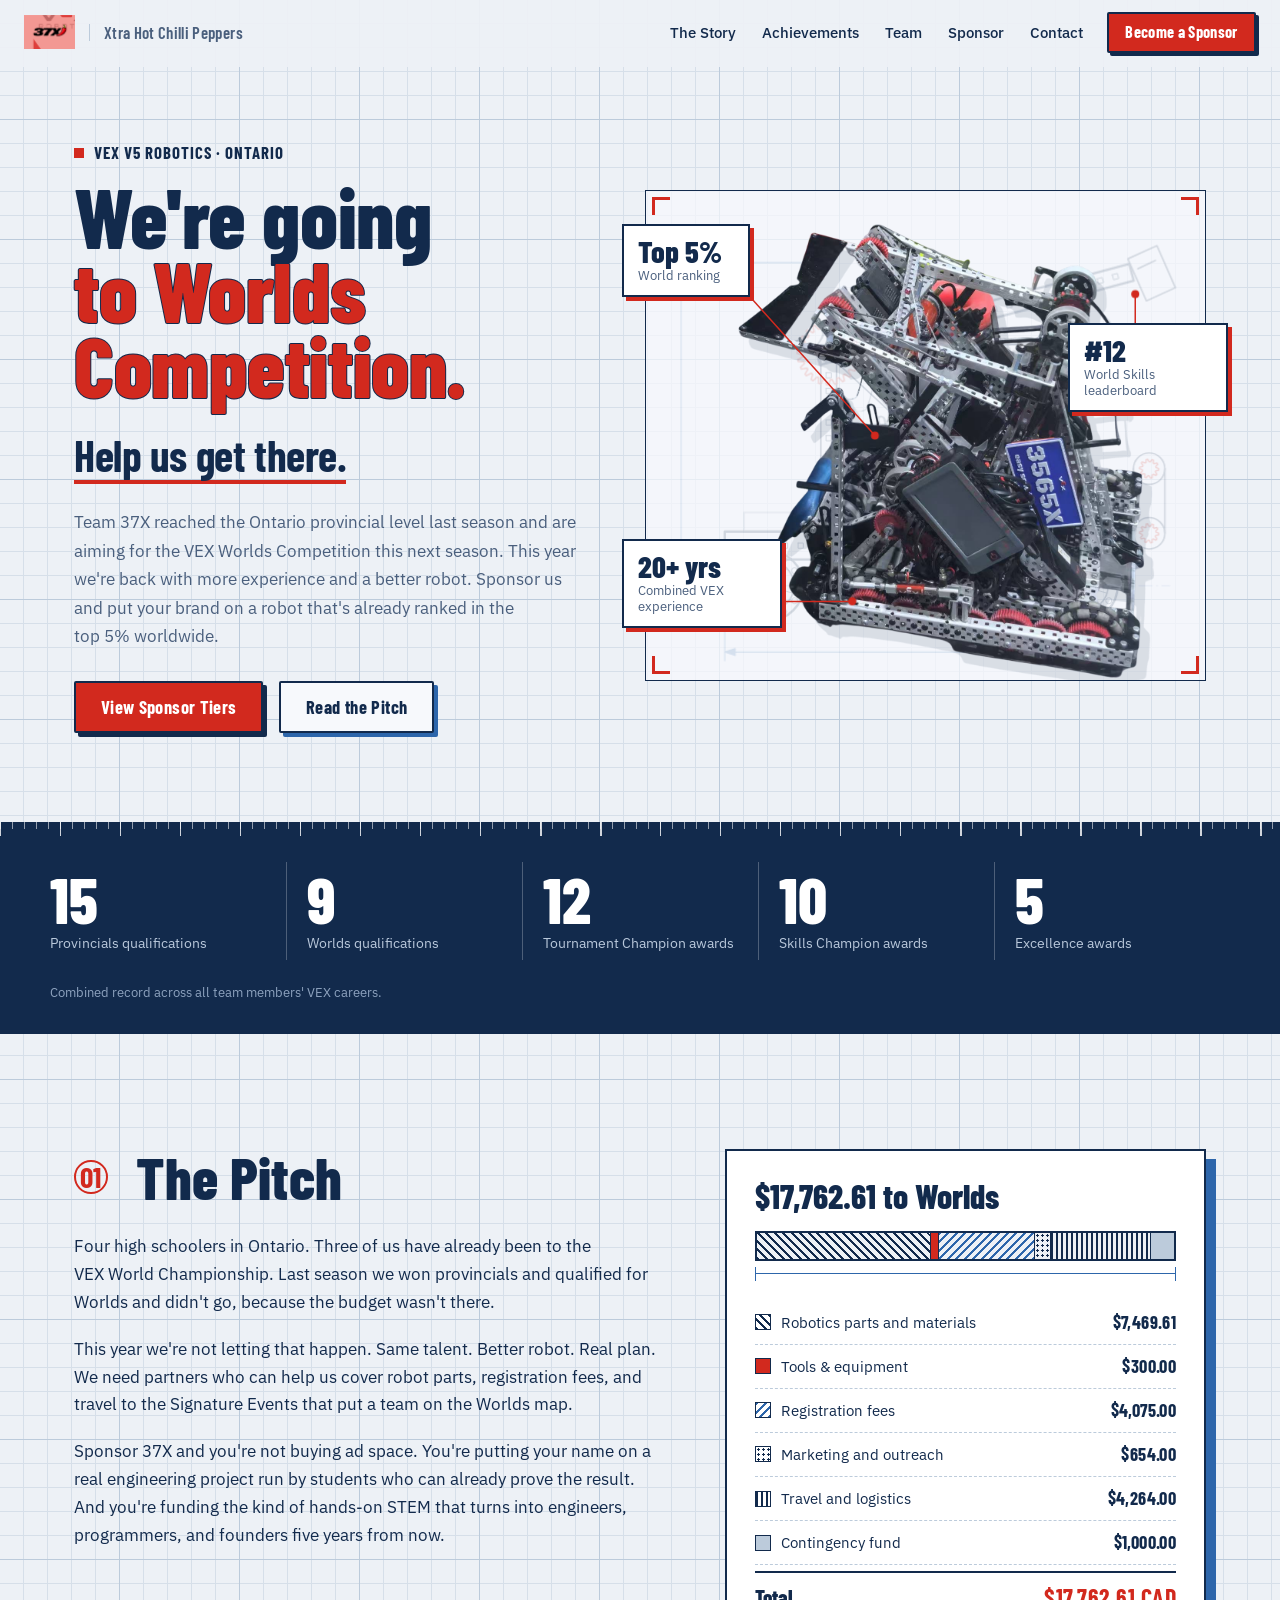
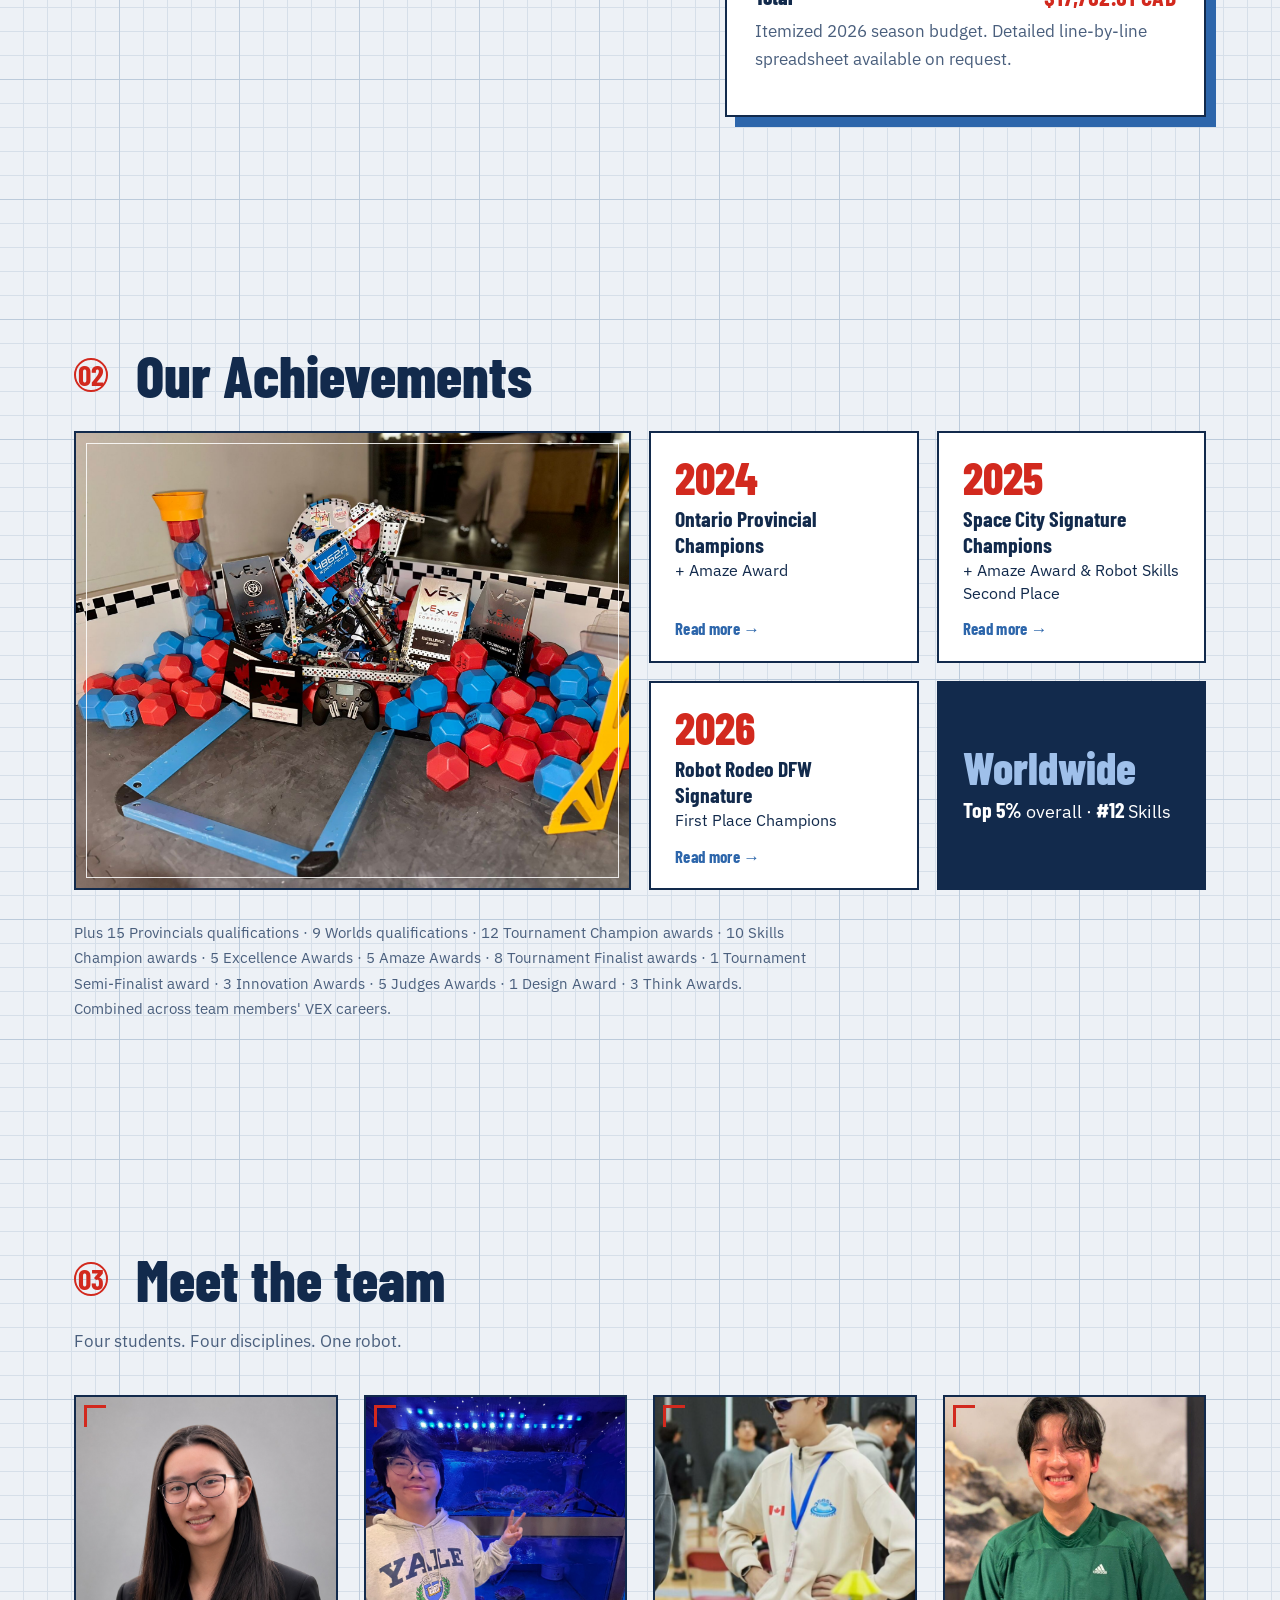
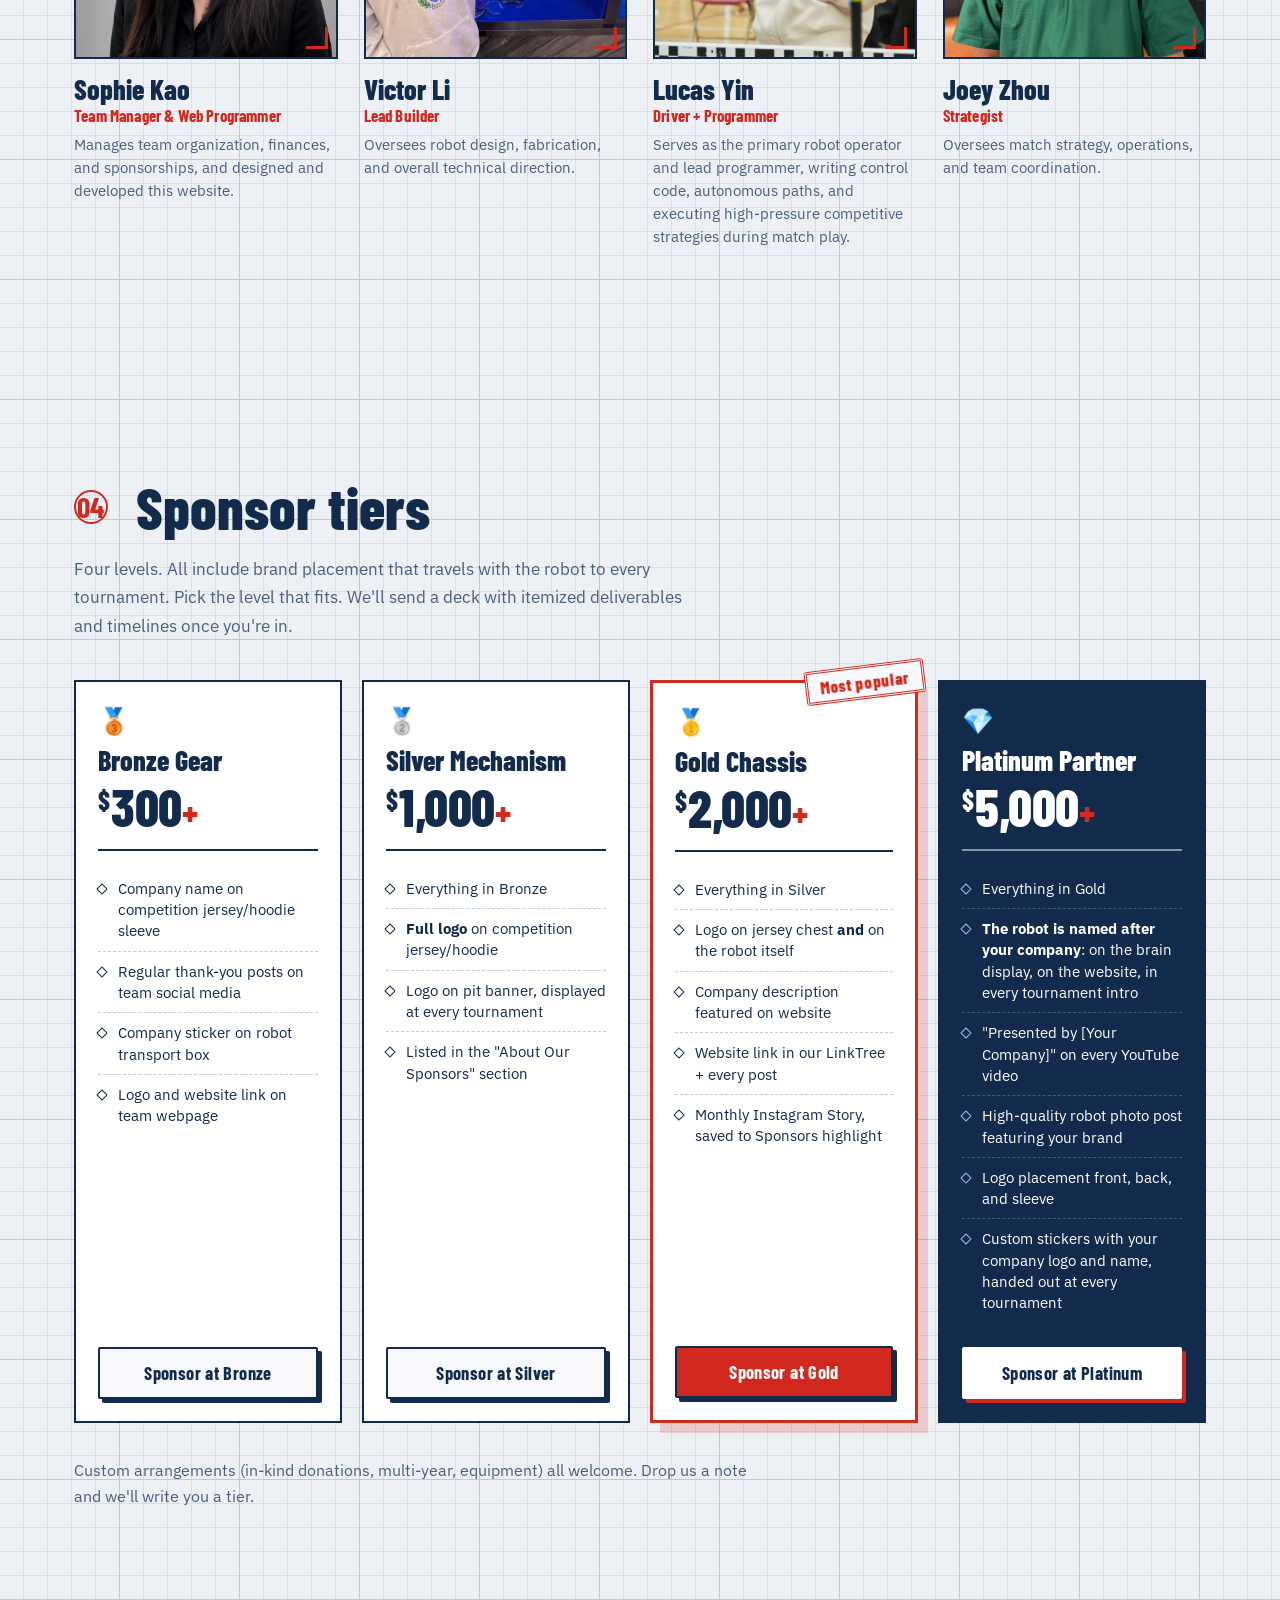
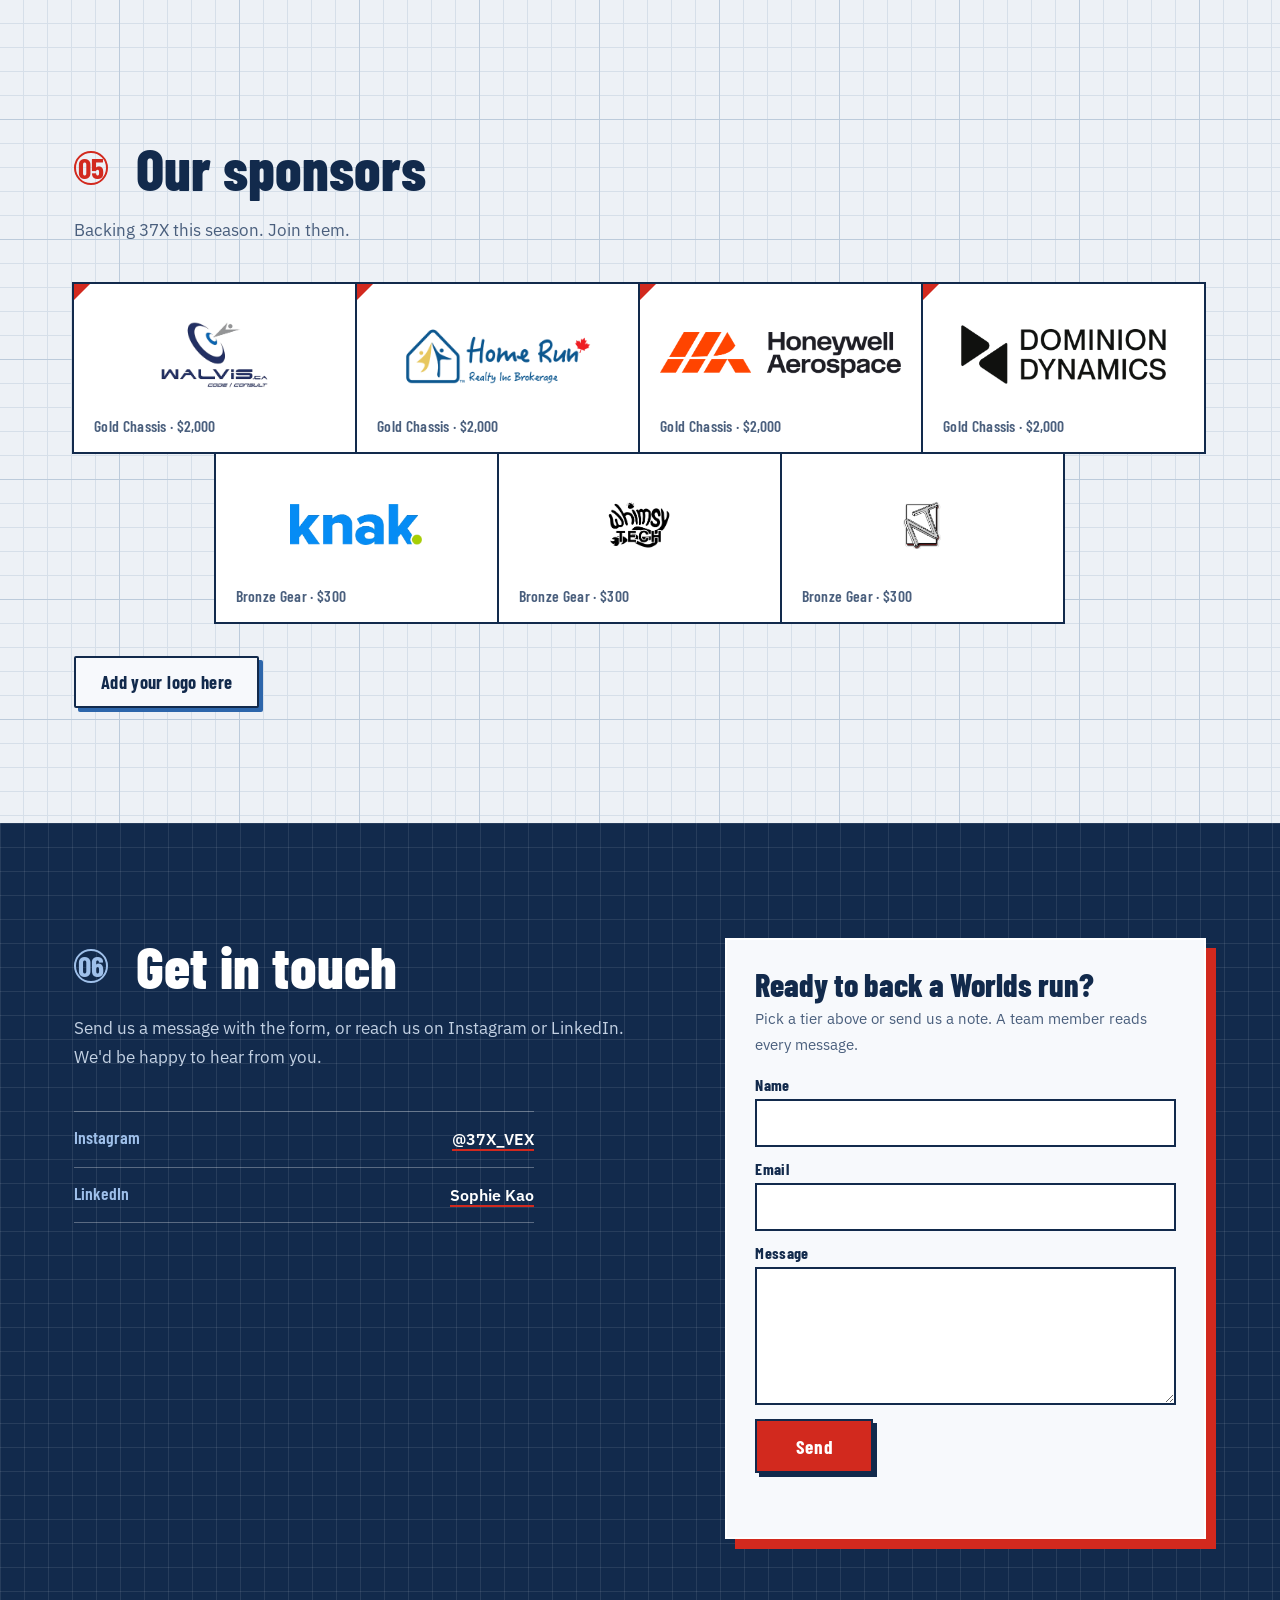
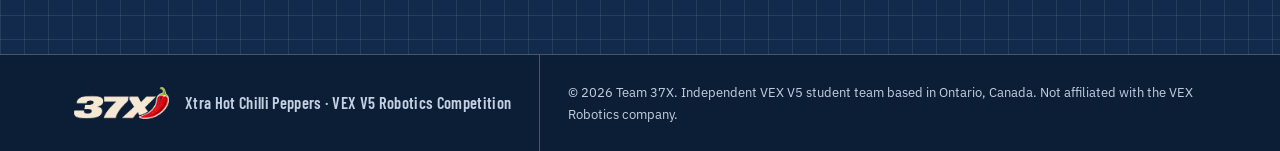
<file: index.html>
<!doctype html>
<html lang="en">
<head>
  <meta charset="utf-8" />
  <meta name="viewport" content="width=device-width, initial-scale=1" />
  <title>Team 37X · Xtra Hot Chilli Peppers · VEX V5 Robotics</title>
  <meta name="description" content="Team 37X Xtra Hot Chilli Peppers · VEX V5 Robotics Competition team competing for the World Championship. Sponsorship opportunities for businesses who back the next generation of engineers." />
  <meta name="theme-color" content="#edf1f6" />
  <script>document.documentElement.classList.add('js');</script>

  <link rel="preconnect" href="https://fonts.googleapis.com" />
  <link rel="preconnect" href="https://fonts.gstatic.com" crossorigin />
  <link href="https://fonts.googleapis.com/css2?family=Barlow+Condensed:wght@500;600;700;800&family=IBM+Plex+Sans:wght@400;500;600;700&display=swap" rel="stylesheet" />

  <link rel="icon" type="image/png" href="assets/img/logo-37x.png" />
  <link rel="stylesheet" href="css/styles.css?v=10" />

  <!-- ── GoatCounter Web Analytics ────────────────────────────────────────
       Privacy-friendly, cookie-less pageview tracking that works on
       github.io subdomains directly. To enable:
       1. Sign up at https://www.goatcounter.com and pick a site code
          (e.g. "vex37" → dashboard at vex37.goatcounter.com).
       2. Paste the site code between the quotes below.
       Until a site code is set, no beacon fires (safe to ship empty). ── -->
  <script>window.__GC_SITE_CODE__ = "37x";</script>
  <script>
    (function () {
      var c = window.__GC_SITE_CODE__;
      if (!c) return;
      var s = document.createElement('script');
      s.async = true;
      s.src = '//gc.zgo.at/count.js';
      s.setAttribute('data-goatcounter', 'https://' + c + '.goatcounter.com/count');
      document.head.appendChild(s);
    })();
  </script>
<!-- Cloudflare Web Analytics: cookie-free aggregate page counts, the same beacon as walvis.ca (Darren 2026-11-10 msg 4450) -->
<script defer src="https://static.cloudflareinsights.com/beacon.min.js" data-cf-beacon='{"token": "fc182db88cd541a8ab1b4cfa9f5d6985"}'></script>
</head>
<body>

<!-- ── NAV ───────────────────────────────────────────────────────────────── -->
<header class="nav" id="nav">
  <a class="nav__brand" href="#top" aria-label="Team 37X Xtra Hot Chilli Peppers, home">
    <img src="assets/img/logo-37x.png" alt="Team 37X · Xtra Hot Chilli Peppers" class="nav__logo" />
    <span class="nav__sub">Xtra Hot Chilli Peppers</span>
  </a>
  <nav class="nav__links" aria-label="Primary">
    <a href="#story">The Story</a>
    <a href="#achievements">Achievements</a>
    <a href="#team">Team</a>
    <a href="#tiers">Sponsor</a>
    <a href="#contact">Contact</a>
  </nav>
  <a href="#tiers" class="btn btn--primary nav__cta">Become a Sponsor</a>
</header>

<!-- ── HERO ──────────────────────────────────────────────────────────────── -->
<section class="hero" id="top">
  <div class="hero__bg" aria-hidden="true"></div>
  <div class="hero__inner">
    <div class="hero__copy">
      <p class="kicker"><span class="dot"></span>VEX V5 ROBOTICS · ONTARIO</p>
      <h1>
        We're going<br />
        <span class="hero__hot">to&nbsp;Worlds Competition.</span><br />
        <span class="hero__sub">Help us get there.</span>
      </h1>
      <p class="lede">
        Team 37X reached the Ontario provincial level last season and are aiming for the VEX Worlds Competition this next season. This year we're back with more experience and a better robot. Sponsor us and put your brand on a robot that's already ranked in the top&nbsp;5%&nbsp;worldwide.
      </p>
      <div class="hero__ctas">
        <a href="#tiers" class="btn btn--primary">View Sponsor Tiers</a>
        <a href="#story" class="btn btn--ghost">Read the Pitch</a>
      </div>
    </div>
    <div class="hero__art">
      <div class="vp" id="vp">
        <span class="vp__corner vp__corner--tl" aria-hidden="true"></span><span class="vp__corner vp__corner--tr" aria-hidden="true"></span><span class="vp__corner vp__corner--bl" aria-hidden="true"></span><span class="vp__corner vp__corner--br" aria-hidden="true"></span>
        <div class="vp__lines">
        <svg class="cad" viewBox="0 0 640 560" aria-hidden="true" focusable="false">
        <g class="cad__robot">
        <g class="part part--rail-back" style="--dx:0px;--dy:-30px;--d:0.15s"><rect class="ln ln--soft" pathLength="1" x="112" y="368" width="436" height="22"/></g>
        <g class="part part--chassis" style="--dx:0px;--dy:26px;--d:0.2s"><rect class="ln ln--bold" pathLength="1" x="90" y="390" width="460" height="32"/><path class="ln ln--fine" pathLength="1" d="M102 403h6v6h-6zM120 403h6v6h-6zM138 403h6v6h-6zM156 403h6v6h-6zM174 403h6v6h-6zM192 403h6v6h-6zM210 403h6v6h-6zM228 403h6v6h-6zM246 403h6v6h-6zM264 403h6v6h-6zM282 403h6v6h-6zM300 403h6v6h-6zM318 403h6v6h-6zM336 403h6v6h-6zM354 403h6v6h-6zM372 403h6v6h-6zM390 403h6v6h-6zM408 403h6v6h-6zM426 403h6v6h-6zM444 403h6v6h-6zM462 403h6v6h-6zM480 403h6v6h-6zM498 403h6v6h-6zM516 403h6v6h-6zM534 403h6v6h-6z"/></g>
        <g class="part part--towers" style="--dx:0px;--dy:-44px;--d:0.35s"><rect class="ln" pathLength="1" x="200" y="176" width="18" height="214"/><path class="ln ln--fine" pathLength="1" d="M206 190h6v6h-6zM206 208h6v6h-6zM206 226h6v6h-6zM206 244h6v6h-6zM206 262h6v6h-6zM206 280h6v6h-6zM206 298h6v6h-6zM206 316h6v6h-6zM206 334h6v6h-6zM206 352h6v6h-6zM206 370h6v6h-6z"/><rect class="ln" pathLength="1" x="408" y="176" width="18" height="214"/><path class="ln ln--fine" pathLength="1" d="M414 190h6v6h-6zM414 208h6v6h-6zM414 226h6v6h-6zM414 244h6v6h-6zM414 262h6v6h-6zM414 280h6v6h-6zM414 298h6v6h-6zM414 316h6v6h-6zM414 334h6v6h-6zM414 352h6v6h-6zM414 370h6v6h-6z"/><path class="ln" pathLength="1" d="M218 196L408 372M218 372L408 196"/></g>
        <g class="part part--wheel w0" style="--dx:-34px;--dy:74px;--d:0.45s"><circle class="ln ln--bold" pathLength="1" cx="140" cy="452" r="40"/><circle class="ln" pathLength="1" cx="140" cy="452" r="29"/><circle class="ln" pathLength="1" cx="140" cy="452" r="8"/><path class="ln ln--fine" pathLength="1" d="M147.6 454.4L167.7 460.6M141.8 459.8L146.4 480.3M134.1 457.4L118.7 471.7M132.4 449.6L112.3 443.4M138.2 444.2L133.6 423.7M145.9 446.6L161.3 432.3"/><path class="ln ln--fine" pathLength="1" d="M178 452a3.5 3.5 0 1 0 -7 0a3.5 3.5 0 1 0 7 0M173.4 469.2a3.5 3.5 0 1 0 -7 0a3.5 3.5 0 1 0 7 0M160.8 481.9a3.5 3.5 0 1 0 -7 0a3.5 3.5 0 1 0 7 0M143.5 486.5a3.5 3.5 0 1 0 -7 0a3.5 3.5 0 1 0 7 0M126.2 481.9a3.5 3.5 0 1 0 -7 0a3.5 3.5 0 1 0 7 0M113.6 469.2a3.5 3.5 0 1 0 -7 0a3.5 3.5 0 1 0 7 0M109 452a3.5 3.5 0 1 0 -7 0a3.5 3.5 0 1 0 7 0M113.6 434.8a3.5 3.5 0 1 0 -7 0a3.5 3.5 0 1 0 7 0M126.2 422.1a3.5 3.5 0 1 0 -7 0a3.5 3.5 0 1 0 7 0M143.5 417.5a3.5 3.5 0 1 0 -7 0a3.5 3.5 0 1 0 7 0M160.8 422.1a3.5 3.5 0 1 0 -7 0a3.5 3.5 0 1 0 7 0M173.4 434.8a3.5 3.5 0 1 0 -7 0a3.5 3.5 0 1 0 7 0"/></g>
        <g class="part part--wheel w1" style="--dx:-12px;--dy:74px;--d:0.53s"><circle class="ln ln--bold" pathLength="1" cx="252" cy="452" r="40"/><circle class="ln" pathLength="1" cx="252" cy="452" r="29"/><circle class="ln" pathLength="1" cx="252" cy="452" r="8"/><path class="ln ln--fine" pathLength="1" d="M259.6 454.4L279.7 460.6M253.8 459.8L258.4 480.3M246.1 457.4L230.7 471.7M244.4 449.6L224.3 443.4M250.2 444.2L245.6 423.7M257.9 446.6L273.3 432.3"/><path class="ln ln--fine" pathLength="1" d="M290 452a3.5 3.5 0 1 0 -7 0a3.5 3.5 0 1 0 7 0M285.4 469.2a3.5 3.5 0 1 0 -7 0a3.5 3.5 0 1 0 7 0M272.8 481.9a3.5 3.5 0 1 0 -7 0a3.5 3.5 0 1 0 7 0M255.5 486.5a3.5 3.5 0 1 0 -7 0a3.5 3.5 0 1 0 7 0M238.2 481.9a3.5 3.5 0 1 0 -7 0a3.5 3.5 0 1 0 7 0M225.6 469.2a3.5 3.5 0 1 0 -7 0a3.5 3.5 0 1 0 7 0M221 452a3.5 3.5 0 1 0 -7 0a3.5 3.5 0 1 0 7 0M225.6 434.8a3.5 3.5 0 1 0 -7 0a3.5 3.5 0 1 0 7 0M238.2 422.1a3.5 3.5 0 1 0 -7 0a3.5 3.5 0 1 0 7 0M255.5 417.5a3.5 3.5 0 1 0 -7 0a3.5 3.5 0 1 0 7 0M272.8 422.1a3.5 3.5 0 1 0 -7 0a3.5 3.5 0 1 0 7 0M285.4 434.8a3.5 3.5 0 1 0 -7 0a3.5 3.5 0 1 0 7 0"/></g>
        <g class="part part--wheel w2" style="--dx:12px;--dy:74px;--d:0.61s"><circle class="ln ln--bold" pathLength="1" cx="388" cy="452" r="40"/><circle class="ln" pathLength="1" cx="388" cy="452" r="29"/><circle class="ln" pathLength="1" cx="388" cy="452" r="8"/><path class="ln ln--fine" pathLength="1" d="M395.6 454.4L415.7 460.6M389.8 459.8L394.4 480.3M382.1 457.4L366.7 471.7M380.4 449.6L360.3 443.4M386.2 444.2L381.6 423.7M393.9 446.6L409.3 432.3"/><path class="ln ln--fine" pathLength="1" d="M426 452a3.5 3.5 0 1 0 -7 0a3.5 3.5 0 1 0 7 0M421.4 469.2a3.5 3.5 0 1 0 -7 0a3.5 3.5 0 1 0 7 0M408.8 481.9a3.5 3.5 0 1 0 -7 0a3.5 3.5 0 1 0 7 0M391.5 486.5a3.5 3.5 0 1 0 -7 0a3.5 3.5 0 1 0 7 0M374.2 481.9a3.5 3.5 0 1 0 -7 0a3.5 3.5 0 1 0 7 0M361.6 469.2a3.5 3.5 0 1 0 -7 0a3.5 3.5 0 1 0 7 0M357 452a3.5 3.5 0 1 0 -7 0a3.5 3.5 0 1 0 7 0M361.6 434.8a3.5 3.5 0 1 0 -7 0a3.5 3.5 0 1 0 7 0M374.2 422.1a3.5 3.5 0 1 0 -7 0a3.5 3.5 0 1 0 7 0M391.5 417.5a3.5 3.5 0 1 0 -7 0a3.5 3.5 0 1 0 7 0M408.8 422.1a3.5 3.5 0 1 0 -7 0a3.5 3.5 0 1 0 7 0M421.4 434.8a3.5 3.5 0 1 0 -7 0a3.5 3.5 0 1 0 7 0"/></g>
        <g class="part part--wheel w3" style="--dx:34px;--dy:74px;--d:0.69s"><circle class="ln ln--bold" pathLength="1" cx="500" cy="452" r="40"/><circle class="ln" pathLength="1" cx="500" cy="452" r="29"/><circle class="ln" pathLength="1" cx="500" cy="452" r="8"/><path class="ln ln--fine" pathLength="1" d="M507.6 454.4L527.7 460.6M501.8 459.8L506.4 480.3M494.1 457.4L478.7 471.7M492.4 449.6L472.3 443.4M498.2 444.2L493.6 423.7M505.9 446.6L521.3 432.3"/><path class="ln ln--fine" pathLength="1" d="M538 452a3.5 3.5 0 1 0 -7 0a3.5 3.5 0 1 0 7 0M533.4 469.2a3.5 3.5 0 1 0 -7 0a3.5 3.5 0 1 0 7 0M520.8 481.9a3.5 3.5 0 1 0 -7 0a3.5 3.5 0 1 0 7 0M503.5 486.5a3.5 3.5 0 1 0 -7 0a3.5 3.5 0 1 0 7 0M486.2 481.9a3.5 3.5 0 1 0 -7 0a3.5 3.5 0 1 0 7 0M473.6 469.2a3.5 3.5 0 1 0 -7 0a3.5 3.5 0 1 0 7 0M469 452a3.5 3.5 0 1 0 -7 0a3.5 3.5 0 1 0 7 0M473.6 434.8a3.5 3.5 0 1 0 -7 0a3.5 3.5 0 1 0 7 0M486.2 422.1a3.5 3.5 0 1 0 -7 0a3.5 3.5 0 1 0 7 0M503.5 417.5a3.5 3.5 0 1 0 -7 0a3.5 3.5 0 1 0 7 0M520.8 422.1a3.5 3.5 0 1 0 -7 0a3.5 3.5 0 1 0 7 0M533.4 434.8a3.5 3.5 0 1 0 -7 0a3.5 3.5 0 1 0 7 0"/></g>
        <g class="part part--arm" style="--dx:70px;--dy:-86px;--d:0.7s"><g transform="rotate(-15 209 186)"><rect class="ln ln--bold" pathLength="1" x="196" y="176" width="372" height="20"/><path class="ln ln--fine" pathLength="1" d="M222 183h6v6h-6zM240 183h6v6h-6zM258 183h6v6h-6zM276 183h6v6h-6zM294 183h6v6h-6zM312 183h6v6h-6zM330 183h6v6h-6zM348 183h6v6h-6zM366 183h6v6h-6zM384 183h6v6h-6zM402 183h6v6h-6zM420 183h6v6h-6zM438 183h6v6h-6zM456 183h6v6h-6zM474 183h6v6h-6zM492 183h6v6h-6zM510 183h6v6h-6zM528 183h6v6h-6zM546 183h6v6h-6z"/><path class="ln" pathLength="1" d="M568 170l36 -6l8 52l-36 6zM576 184l22 -4"/></g><path class="ln ln--red" pathLength="1" d="M245 186L244.9 188.4L238.7 189.9L238.4 191.9L243.8 195.3L243.1 197.6L236.7 197.5L235.9 199.3L240.2 204L238.9 206L232.8 204.3L231.6 205.8L234.5 211.5L232.7 213.1L227.3 209.8L225.7 210.9L227 217.2L224.9 218.3L220.5 213.7L218.6 214.4L218.3 220.8L216 221.3L212.9 215.7L211 215.9L209 222L206.6 221.9L205.1 215.7L203.1 215.4L199.7 220.8L197.4 220.1L197.5 213.7L195.7 212.9L191 217.2L189 215.9L190.7 209.8L189.2 208.6L183.5 211.5L181.9 209.7L185.2 204.3L184.1 202.7L177.8 204L176.7 201.9L181.3 197.5L180.6 195.6L174.2 195.3L173.7 193L179.3 189.9L179.1 188L173 186L173.1 183.6L179.3 182.1L179.6 180.1L174.2 176.7L174.9 174.4L181.3 174.5L182.1 172.7L177.8 168L179.1 166L185.2 167.7L186.4 166.2L183.5 160.5L185.3 158.9L190.7 162.2L192.3 161.1L191 154.8L193.1 153.7L197.5 158.3L199.4 157.6L199.7 151.2L202 150.7L205.1 156.3L207 156.1L209 150L211.4 150.1L212.9 156.3L214.9 156.6L218.3 151.2L220.6 151.9L220.5 158.3L222.3 159.1L227 154.8L229 156.1L227.3 162.2L228.8 163.4L234.5 160.5L236.1 162.3L232.8 167.7L233.9 169.3L240.2 168L241.3 170.1L236.7 174.5L237.4 176.4L243.8 176.7L244.3 179L238.7 182.1L238.9 184Z"/><circle class="ln" pathLength="1" cx="209" cy="186" r="10"/></g>
        <g class="part part--brain" style="--dx:-170px;--dy:-50px;--d:0.9s"><rect class="ln ln--bold" pathLength="1" x="250" y="268" width="128" height="86" rx="6"/><rect class="ln" pathLength="1" x="262" y="280" width="90" height="62" rx="2"/><circle class="ln" pathLength="1" cx="365" cy="311" r="5"/></g>
        <g class="part part--battery" style="--dx:-120px;--dy:40px;--d:1.0s"><rect class="ln" pathLength="1" x="250" y="362" width="100" height="26" rx="3"/><path class="ln ln--fine" pathLength="1" d="M262 375h76"/></g>
        <g class="part part--intake" style="--dx:96px;--dy:-10px;--d:1.05s"><circle class="ln" pathLength="1" cx="576" cy="318" r="18"/><circle class="ln" pathLength="1" cx="576" cy="392" r="18"/><path class="ln" pathLength="1" d="M594 318V392M558 318V392"/><path class="ln ln--red" pathLength="1" d="M587 318L586.9 319.7L583.6 320.5L583.1 321.6L584.9 324.5L583.8 325.8L580.7 324.5L579.6 325.1L579.4 328.5L577.7 328.9L576 326L574.7 325.9L572.6 328.5L571 327.8L571.3 324.5L570.3 323.7L567.1 324.5L566.2 323L568.4 320.5L568.1 319.3L565 318L565.1 316.3L568.4 315.5L568.9 314.4L567.1 311.5L568.2 310.2L571.3 311.5L572.4 310.9L572.6 307.5L574.3 307.1L576 310L577.3 310.1L579.4 307.5L581 308.2L580.7 311.5L581.7 312.3L584.9 311.5L585.8 313L583.6 315.5L583.9 316.7Z"/><path class="ln ln--red" pathLength="1" d="M587 392L586.9 393.7L583.6 394.5L583.1 395.6L584.9 398.5L583.8 399.8L580.7 398.5L579.6 399.1L579.4 402.5L577.7 402.9L576 400L574.7 399.9L572.6 402.5L571 401.8L571.3 398.5L570.3 397.7L567.1 398.5L566.2 397L568.4 394.5L568.1 393.3L565 392L565.1 390.3L568.4 389.5L568.9 388.4L567.1 385.5L568.2 384.2L571.3 385.5L572.4 384.9L572.6 381.5L574.3 381.1L576 384L577.3 384.1L579.4 381.5L581 382.2L580.7 385.5L581.7 386.3L584.9 385.5L585.8 387L583.6 389.5L583.9 390.7Z"/><path class="ln ln--fine" pathLength="1" d="M550 330L426 356M550 382L426 372"/></g>
        </g>
        <g class="dims">
        <path class="cl" d="M70 452H600"/>
        <path class="ln ln--dim" pathLength="1" d="M90 496V538M550 496V538M90 528H550"/>
        <path class="ln ln--dim" pathLength="1" d="M90 528l12 -4v8zM550 528l-12 -4v8z"/>
        <path class="ln ln--dim" pathLength="1" d="M84 492H30M190 82H30M40 492V82"/>
        <path class="ln ln--dim" pathLength="1" d="M40 82l-4 12h8zM40 492l-4 -12h8z"/>
        </g>
        </svg>
        </div>
        <div class="vp__render"><img src="assets/img/hero-robot.png" alt="VEX V5 competition robot" class="hero__robot" /><span class="vp__scan" aria-hidden="true"></span></div>
        <div class="vp__lens" aria-hidden="true"></div>
        <span class="vp__x" aria-hidden="true"></span><span class="vp__y" aria-hidden="true"></span>
        <svg class="vp__leaders" viewBox="0 0 640 560" aria-hidden="true" focusable="false"><path pathLength="1" d="M168 150L262 280"/><path pathLength="1" d="M560 214L560 120"/><path pathLength="1" d="M112 346L136 418"/><circle cx="262" cy="280" r="4"/><circle cx="560" cy="120" r="4"/><circle cx="136" cy="418" r="4"/></svg>
      </div>
      <div class="hero__chip hero__chip--1"><b>Top 5%</b><span>World ranking</span></div>
      <div class="hero__chip hero__chip--2"><b>#12</b><span>World Skills leaderboard</span></div>
      <div class="hero__chip hero__chip--3"><b>20+ yrs</b><span>Combined VEX experience</span></div>
    </div>
  </div>
</section>

<!-- ── STAT BAR ──────────────────────────────────────────────────────────── -->
<section class="stats" aria-label="Team statistics">
  <div class="stats__grid">
    <div class="stat"><b>15</b><span>Provincials qualifications</span></div>
    <div class="stat"><b>9</b><span>Worlds qualifications</span></div>
    <div class="stat"><b>12</b><span>Tournament Champion awards</span></div>
    <div class="stat"><b>10</b><span>Skills Champion awards</span></div>
    <div class="stat"><b>5</b><span>Excellence awards</span></div>
  </div>
  <p class="stats__note">Combined record across all team members' VEX careers.</p>
</section>

<!-- ── STORY ─────────────────────────────────────────────────────────────── -->
<section class="story" id="story">
  <div class="container two-col">
    <div>
      <h2 class="section-title"><span class="section-title__num">01</span>&nbsp;The Pitch</h2>
      <p>
        Four high schoolers in Ontario. Three of us have already been to the VEX&nbsp;World Championship. Last season we won provincials and qualified for Worlds and didn't go, because the budget wasn't there.
      </p>
      <p>
        This year we're not letting that happen. Same talent. Better robot. Real plan. We need partners who can help us cover robot parts, registration fees, and travel to the Signature Events that put a team on the Worlds map.
      </p>
      <p>
        Sponsor 37X and you're not buying ad space. You're putting your name on a real engineering project run by students who can already prove the result. And you're funding the kind of hands-on STEM that turns into engineers, programmers, and founders five years from now.
      </p>
    </div>
    <aside class="callout">
      <h3>$17,762.61 to Worlds</h3>
      <ul>
        <li><span>Robotics parts and materials</span><b>$7,469.61</b></li>
        <li><span>Tools &amp; equipment</span><b>$300.00</b></li>
        <li><span>Registration fees</span><b>$4,075.00</b></li>
        <li><span>Marketing and outreach</span><b>$654.00</b></li>
        <li><span>Travel and logistics</span><b>$4,264.00</b></li>
        <li><span>Contingency fund</span><b>$1,000.00</b></li>
        <li class="callout__total"><span>Total</span><b>$17,762.61&nbsp;CAD</b></li>
      </ul>
      <p class="callout__foot">Itemized 2026 season budget. Detailed line-by-line spreadsheet available on request.</p>
    </aside>
  </div>
</section>

<!-- ── ACHIEVEMENTS ──────────────────────────────────────────────────────── -->
<section class="ach" id="achievements">
  <div class="container">
    <h2 class="section-title"><span class="section-title__num">02</span>&nbsp;Our Achievements</h2>

    <div class="ach__grid">
      <article class="ach__card ach__card--feat">
        <img src="assets/img/achievements-trophies.jpg" alt="Robot surrounded by VEX V5 tournament trophies" />
      </article>
      <article class="ach__card ach__card--clickable" data-modal="ontario" role="button" tabindex="0" aria-label="View details for Ontario Provincial Championships">
        <h3>2024</h3>
        <p><b>Ontario Provincial Champions</b><br />+ Amaze Award</p>
        <span class="ach__card-cta">Read more &rarr;</span>
      </article>
      <article class="ach__card ach__card--clickable" data-modal="space-city" role="button" tabindex="0" aria-label="View details for Space City Signature Event">
        <h3>2025</h3>
        <p><b>Space City Signature Champions</b><br />+ Amaze Award &amp; Robot Skills Second Place</p>
        <span class="ach__card-cta">Read more &rarr;</span>
      </article>
      <article class="ach__card ach__card--clickable" data-modal="robot-rodeo" role="button" tabindex="0" aria-label="View details for Robot Rodeo DFW Signature Event">
        <h3>2026</h3>
        <p><b>Robot Rodeo DFW Signature</b><br />First Place Champions</p>
        <span class="ach__card-cta">Read more &rarr;</span>
      </article>
      <article class="ach__card ach__card--world">
        <h3>Worldwide</h3>
        <p><b>Top 5%</b> overall · <b>#12</b> Skills</p>
      </article>
    </div>

    <p class="ach__caption">
      Plus 15 Provincials qualifications · 9 Worlds qualifications · 12 Tournament Champion awards · 10 Skills Champion awards · 5 Excellence Awards · 5 Amaze Awards · 8 Tournament Finalist awards · 1 Tournament Semi-Finalist award · 3 Innovation Awards · 5 Judges Awards · 1 Design Award · 3 Think Awards. Combined across team members' VEX careers.
    </p>
  </div>
</section>

<!-- ── TEAM ──────────────────────────────────────────────────────────────── -->
<section class="team" id="team">
  <div class="container">
    <h2 class="section-title"><span class="section-title__num">03</span>&nbsp;Meet the team</h2>
    <p class="section-lede">Four students. Four disciplines. One robot.</p>

    <div class="team__grid">
      <article class="member">
        <div class="member__photo"><img src="assets/img/team-1.png" alt="" /></div>
        <h3>Sophie Kao</h3>
        <p class="member__role">Team Manager &amp; Web Programmer</p>
        <p class="member__bio">Manages team organization, finances, and sponsorships, and designed and developed this website.</p>
      </article>
      <article class="member">
        <div class="member__photo"><img src="assets/img/team-2.png" alt="" /></div>
        <h3>Victor Li</h3>
        <p class="member__role">Lead Builder</p>
        <p class="member__bio">Oversees robot design, fabrication, and overall technical direction.</p>
      </article>
      <article class="member">
        <div class="member__photo"><img src="assets/img/team-3.png" alt="" /></div>
        <h3>Lucas Yin</h3>
        <p class="member__role">Driver + Programmer</p>
        <p class="member__bio">Serves as the primary robot operator and lead programmer, writing control code, autonomous paths, and executing high-pressure competitive strategies during match play.</p>
      </article>
      <article class="member">
        <div class="member__photo"><img src="assets/img/team-4.jpg" alt="Joey Zhou" /></div>
        <h3>Joey Zhou</h3>
        <p class="member__role">Strategist</p>
        <p class="member__bio">Oversees match strategy, operations, and team coordination.</p>
      </article>
    </div>
  </div>
</section>

<!-- ── SPONSOR TIERS ─────────────────────────────────────────────────────── -->
<section class="tiers" id="tiers">
  <div class="container">
    <h2 class="section-title"><span class="section-title__num">04</span>&nbsp;Sponsor tiers</h2>
    <p class="section-lede">
      Four levels. All include brand placement that travels with the robot to every tournament. Pick the level that fits. We'll send a deck with itemized deliverables and timelines once you're in.
    </p>

    <div class="tiers__grid">

      <article class="tier tier--bronze">
        <header class="tier__head">
          <span class="tier__medal" aria-hidden="true">🥉</span>
          <h3>Bronze Gear</h3>
          <p class="tier__price"><span>$</span>300<span class="tier__plus">+</span></p>
        </header>
        <ul class="tier__perks">
          <li>Company name on competition jersey/hoodie sleeve</li>
          <li>Regular thank-you posts on team social media</li>
          <li>Company sticker on robot transport box</li>
          <li>Logo and website link on team webpage</li>
        </ul>
        <a class="btn btn--tier" href="#contact" data-topic="Bronze Gear Tier">Sponsor at Bronze</a>
      </article>

      <article class="tier tier--silver">
        <header class="tier__head">
          <span class="tier__medal" aria-hidden="true">🥈</span>
          <h3>Silver Mechanism</h3>
          <p class="tier__price"><span>$</span>1,000<span class="tier__plus">+</span></p>
        </header>
        <ul class="tier__perks">
          <li>Everything in Bronze</li>
          <li><b>Full logo</b> on competition jersey/hoodie</li>
          <li>Logo on pit banner, displayed at every tournament</li>
          <li>Listed in the "About Our Sponsors" section</li>
        </ul>
        <a class="btn btn--tier" href="#contact" data-topic="Silver Mechanism Tier">Sponsor at Silver</a>
      </article>

      <article class="tier tier--gold">
        <span class="tier__flag">Most popular</span>
        <header class="tier__head">
          <span class="tier__medal" aria-hidden="true">🥇</span>
          <h3>Gold Chassis</h3>
          <p class="tier__price"><span>$</span>2,000<span class="tier__plus">+</span></p>
        </header>
        <ul class="tier__perks">
          <li>Everything in Silver</li>
          <li>Logo on jersey chest <b>and</b> on the robot itself</li>
          <li>Company description featured on website</li>
          <li>Website link in our LinkTree + every post</li>
          <li>Monthly Instagram Story, saved to Sponsors highlight</li>
        </ul>
        <a class="btn btn--tier" href="#contact" data-topic="Gold Chassis Tier">Sponsor at Gold</a>
      </article>

      <article class="tier tier--platinum">
        <header class="tier__head">
          <span class="tier__medal" aria-hidden="true">💎</span>
          <h3>Platinum Partner</h3>
          <p class="tier__price"><span>$</span>5,000<span class="tier__plus">+</span></p>
        </header>
        <ul class="tier__perks">
          <li>Everything in Gold</li>
          <li><b>The robot is named after your company</b>: on the brain display, on the website, in every tournament intro</li>
          <li>"Presented by [Your Company]" on every YouTube video</li>
          <li>High-quality robot photo post featuring your brand</li>
          <li>Logo placement front, back, and sleeve</li>
          <li>Custom stickers with your company logo and name, handed out at every tournament</li>
        </ul>
        <a class="btn btn--tier" href="#contact" data-topic="Platinum Partner Tier">Sponsor at Platinum</a>
      </article>

    </div>

    <p class="tiers__foot">
      Custom arrangements (in-kind donations, multi-year, equipment) all welcome. Drop us a note and we'll write you a tier.
    </p>
  </div>
</section>

<!-- ── CURRENT SPONSORS ──────────────────────────────────────────────────── -->
<section class="sponsors-current" id="sponsors-current">
  <div class="container">
    <h2 class="section-title"><span class="section-title__num">05</span>&nbsp;Our sponsors</h2>
    <p class="section-lede">
      Backing 37X this season. Join them.
    </p>
    <ul class="sponsors-wall">
      <li class="sponsor-card sponsor-card--wordmark sponsor-card--gold">
        <a href="https://walvis.ca" target="_blank" rel="noopener">
          <img src="assets/img/sponsor-walvis.png" alt="Walvis Technologies" />
        </a>
        <div class="sponsor-card__tier">Gold Chassis · $2,000</div>
      </li>
      <li class="sponsor-card sponsor-card--wordmark sponsor-card--gold">
        <a href="https://homerunrealty.ca/our-agents.html/henry-yin-152219/" target="_blank" rel="noopener">
          <img src="assets/img/sponsor-homerun.png" alt="Home Run Realty Inc. Brokerage — Henry Yin, REALTOR®" />
        </a>
        <div class="sponsor-card__tier">Gold Chassis · $2,000</div>
      </li>
      <li class="sponsor-card sponsor-card--wordmark sponsor-card--gold">
        <a href="https://aerospace.honeywell.com" target="_blank" rel="noopener">
          <img src="assets/img/sponsor-honeywell.png" alt="Honeywell Aerospace" />
        </a>
        <div class="sponsor-card__tier">Gold Chassis · $2,000</div>
      </li>
      <li class="sponsor-card sponsor-card--wordmark sponsor-card--gold">
        <a href="https://www.defendthedominion.com" target="_blank" rel="noopener">
          <img src="assets/img/sponsor-dominiondynamics.png" alt="Dominion Dynamics" />
        </a>
        <div class="sponsor-card__tier">Gold Chassis · $2,000</div>
      </li>
      <li class="sponsor-card sponsor-card--wordmark sponsor-card--bronze">
        <a href="https://knak.com" target="_blank" rel="noopener">
          <img src="assets/img/sponsor-knak.png" alt="Knak" />
        </a>
        <div class="sponsor-card__tier">Bronze Gear · $300</div>
      </li>
      <li class="sponsor-card sponsor-card--wordmark sponsor-card--bronze">
        <a href="https://www.whimsytech.net" target="_blank" rel="noopener">
          <img src="assets/img/sponsor-whimsytech.png" alt="Whimsy Tech Inc." />
        </a>
        <div class="sponsor-card__tier">Bronze Gear · $300</div>
      </li>
      <li class="sponsor-card sponsor-card--mark sponsor-card--bronze">
        <a href="https://www.newmantools.com" target="_blank" rel="noopener">
          <img src="assets/img/sponsor-newmantools.png" alt="Newman Tools Inc." />
        </a>
        <div class="sponsor-card__tier">Bronze Gear · $300</div>
      </li>
    </ul>
    <div class="sponsors-current__cta">
      <a href="#contact" data-topic="Sponsorship" class="btn btn--ghost">Add your logo here</a>
    </div>
  </div>
</section>

<!-- ── CONTACT ───────────────────────────────────────────────────────────── -->
<section class="contact" id="contact">
  <div class="container two-col">
    <div>
      <h2 class="section-title"><span class="section-title__num">06</span>&nbsp;Get in touch</h2>
      <p class="section-lede">
        Send us a message with the form, or reach us on Instagram or LinkedIn. We'd be happy to hear from you.
      </p>
      <ul class="contact__list">
        <li><span>Instagram</span><a href="https://instagram.com/37X_VEX" target="_blank" rel="noopener">@37X_VEX</a></li>
        <li><span>LinkedIn</span><a href="https://www.linkedin.com/in/sophiekao/" target="_blank" rel="noopener">Sophie Kao</a></li>
      </ul>
    </div>
    <div class="contact__cta">
      <h3>Ready to back a Worlds run?</h3>
      <p>Pick a tier above or send us a note. A team member reads every message.</p>
      <!-- Contact form (Darren 2026-10-09: no email address on the site; same kind of form as emmakao.com).
           Posts to the team's endpoint on walvis.ca: walvis.ca's spam checks, encrypted, delivered to the team. -->
      <form class="cf" id="team-form" action="https://www.walvis.ca/agent-37x/send.php" method="post" novalidate style="--cf-accent:var(--pepper)">
        <label class="cf-field"><span>Name</span><input name="name" autocomplete="name" maxlength="120" required></label>
        <label class="cf-field"><span>Email</span><input name="email" type="email" autocomplete="email" maxlength="200" required></label>
        <label class="cf-field"><span>Message</span><textarea name="message" rows="5" maxlength="6000" required></textarea></label>
        <div class="cf-hp" aria-hidden="true"><label>Website <input name="website" tabindex="-1" autocomplete="off"></label></div>
        <input type="hidden" name="t" value="">
        <button type="submit" class="cf-send">Send</button>
        <p class="cf-status" role="status" aria-live="polite"></p>
      </form>
    </div>
  </div>
</section>

<!-- ── FOOTER ────────────────────────────────────────────────────────────── -->
<footer class="footer">
  <div class="container footer__inner">
    <div class="footer__brand">
      <img src="assets/img/logo-37x-light.png" alt="Team 37X" />
      <span>Xtra Hot Chilli Peppers · VEX V5 Robotics Competition</span>
    </div>
    <p class="footer__legal">© 2026 Team 37X. Independent VEX V5 student team based in Ontario, Canada. Not affiliated with the VEX Robotics company.</p>
  </div>
</footer>

<!-- ── Event detail modals ─────────────────────────────────────────────────
     Each <template> holds the content for one achievement. JS clones the
     content into the shared <dialog> when an achievement card is tapped. -->

<template id="modal-ontario">
  <p class="modal__kicker">2024 · Markham Pan Am Centre, Ontario</p>
  <h2>Ontario VRC Provincial Championships</h2>
  <p>The most significant and competitive event in the region, bringing together <b>68 of the best teams</b> from across Ontario. As the definitive path to the postseason, this tournament is the highest level of competition in the province.</p>
  <ul class="modal__awards">
    <li><span class="modal__medal">🏆</span><div><b>Tournament Champion</b><span>Direct qualification to the VEX Robotics World Championship.</span></div></li>
    <li><span class="modal__medal">✨</span><div><b>Amaze Award</b><span>Recognised for the robot's high-quality engineering and consistency, resulting in a second qualification to Worlds in the same event.</span></div></li>
  </ul>
</template>

<template id="modal-space-city">
  <p class="modal__kicker">2025 · Clear Creek ISD Robotics Event Center, Houston, Texas</p>
  <h2>Space City Signature Event</h2>
  <p>One of the most prestigious and difficult tournaments of the season. It draws <b>70 of the most elite teams</b> from across North America and offers only a few select awards that directly qualify for the VEX Robotics World Championship.</p>
  <ul class="modal__awards">
    <li><span class="modal__medal">🏆</span><div><b>Tournament Champion</b><span>Defeated the highest level of competition to secure a direct spot at the World Championship.</span></div></li>
    <li><span class="modal__medal">🥈</span><div><b>Robot Skills, 2nd Place</b><span>Second-highest combined programming and driving score in the field.</span></div></li>
    <li><span class="modal__medal">✨</span><div><b>Amaze Award</b><span>Awarded for building a high-scoring robot that demonstrates top-tier engineering and quality.</span></div></li>
  </ul>
</template>

<template id="modal-robot-rodeo">
  <p class="modal__kicker">2026 · Irving Convention Center, Dallas-Fort Worth</p>
  <h2>Robot Rodeo DFW Signature Event</h2>
  <p>One of the most prestigious and highly anticipated tournaments of the season, serving as the <b>first-ever Signature Event in the Dallas-Fort Worth area</b>. It draws 80 of the most elite teams from across North America and features a select few awards that directly qualify for the VEX Robotics World Championship.</p>
  <ul class="modal__awards">
    <li><span class="modal__medal">🏆</span><div><b>Tournament Champion</b><span>Rose from a lower rank to the top of an incredibly competitive field, securing direct qualification for the World Championship for the second time in the same season.</span></div></li>
  </ul>
</template>

<dialog id="event-modal" class="modal" aria-labelledby="event-modal-title">
  <button type="button" class="modal__close" aria-label="Close">&times;</button>
  <div class="modal__body"></div>
</dialog>

<script src="js/app.js?v=10" defer></script>
</body>
</html>
</file>
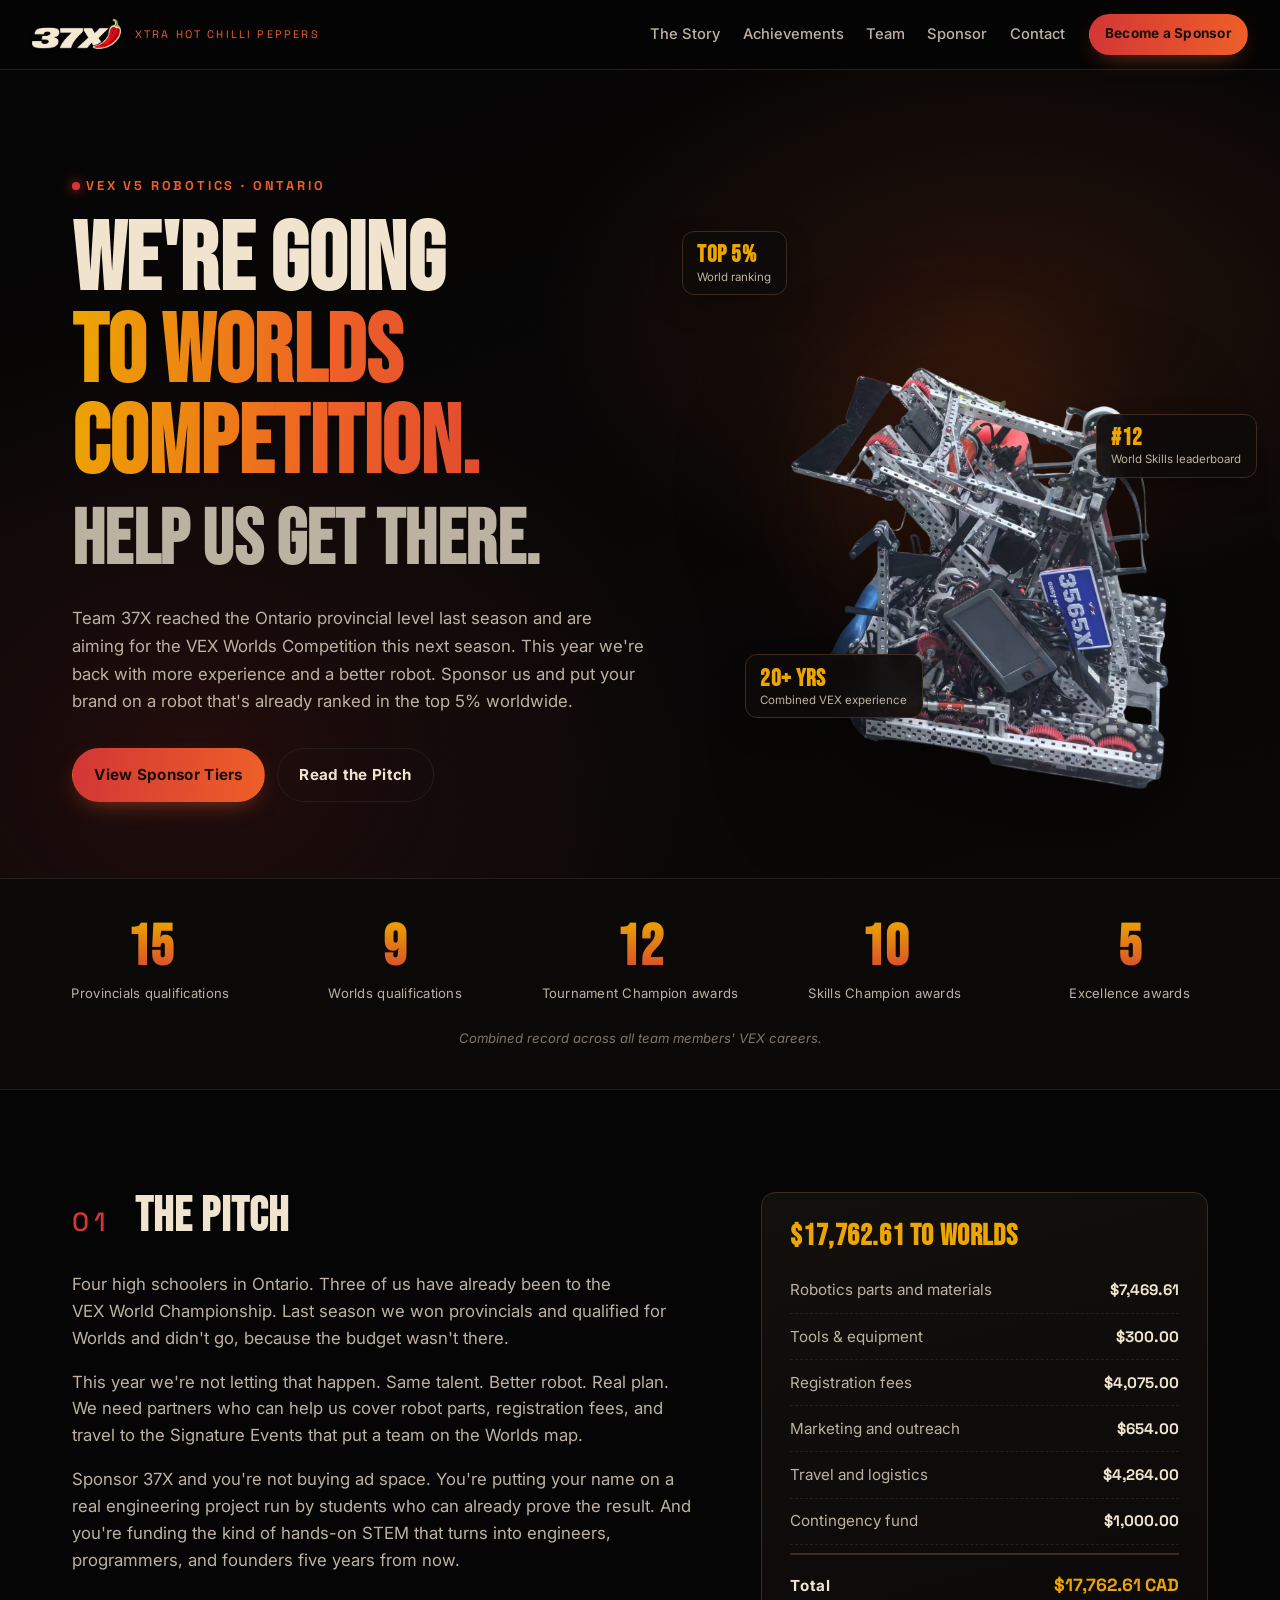
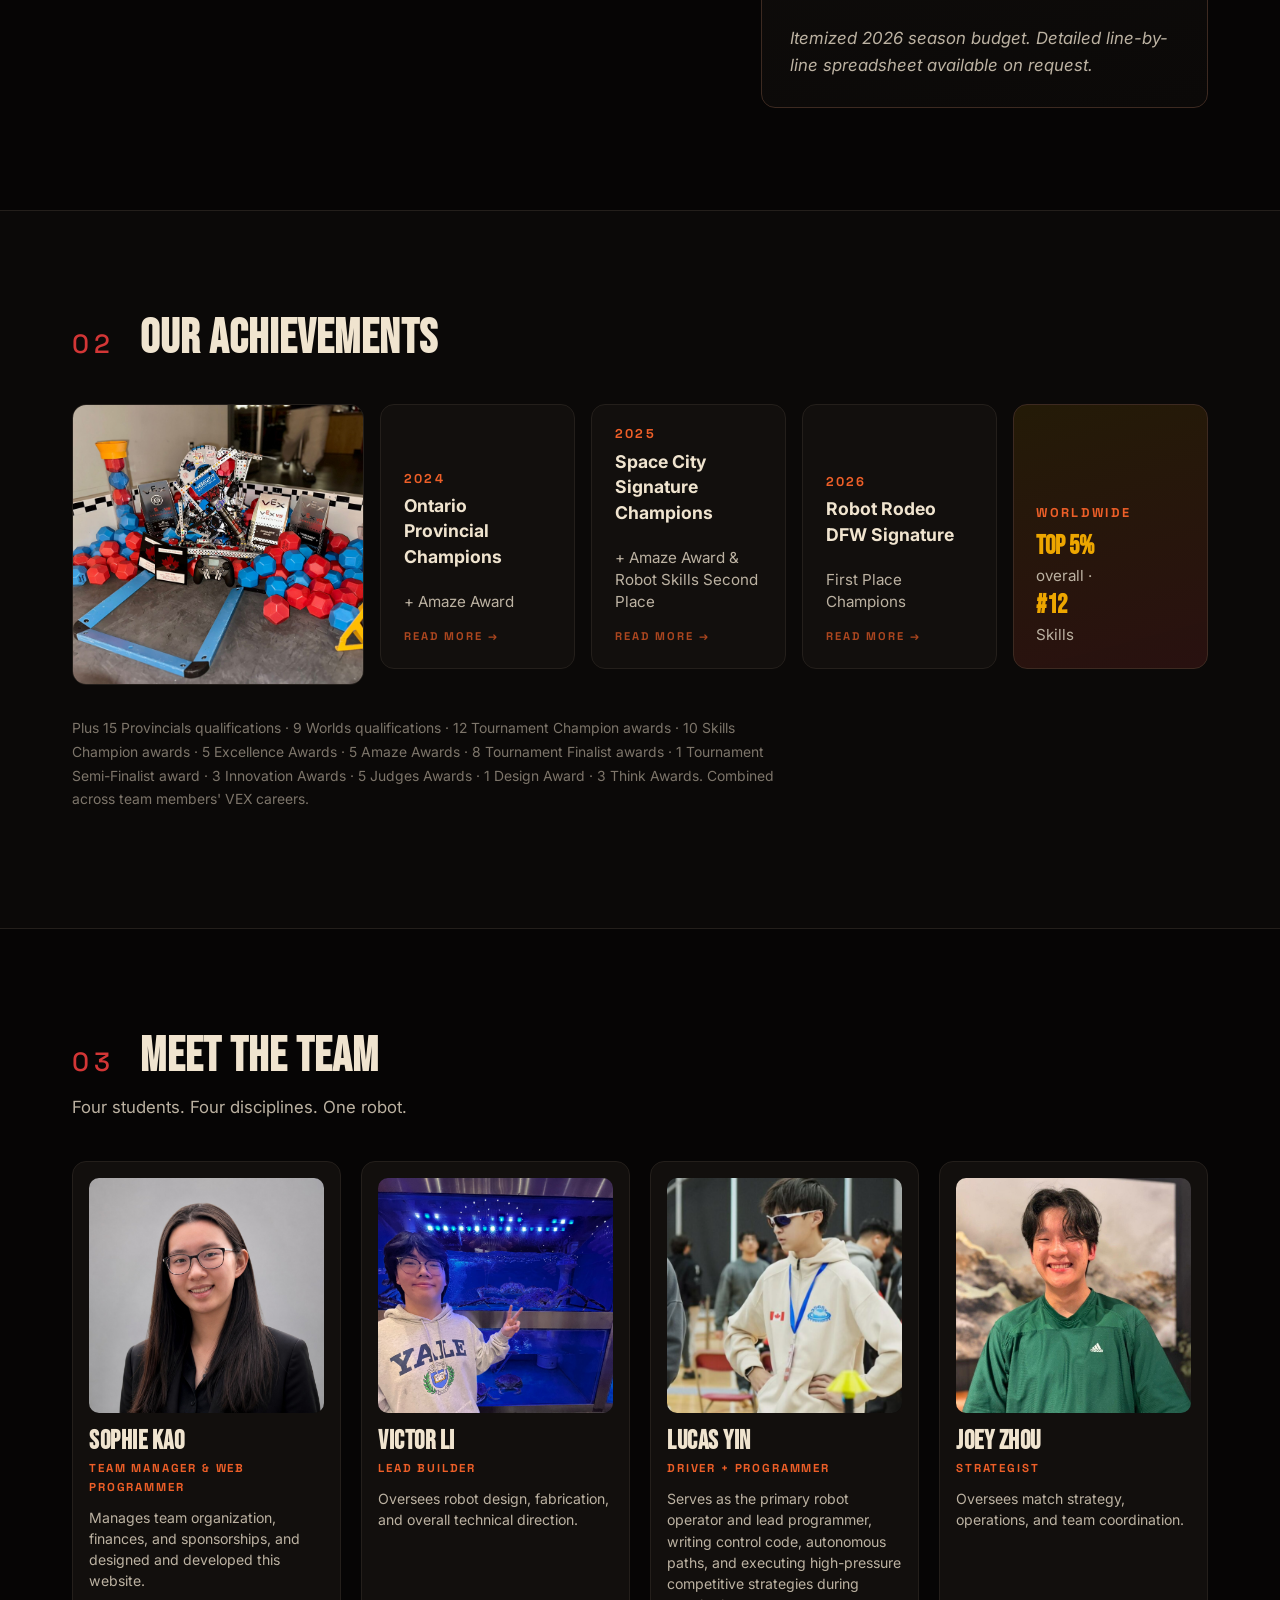
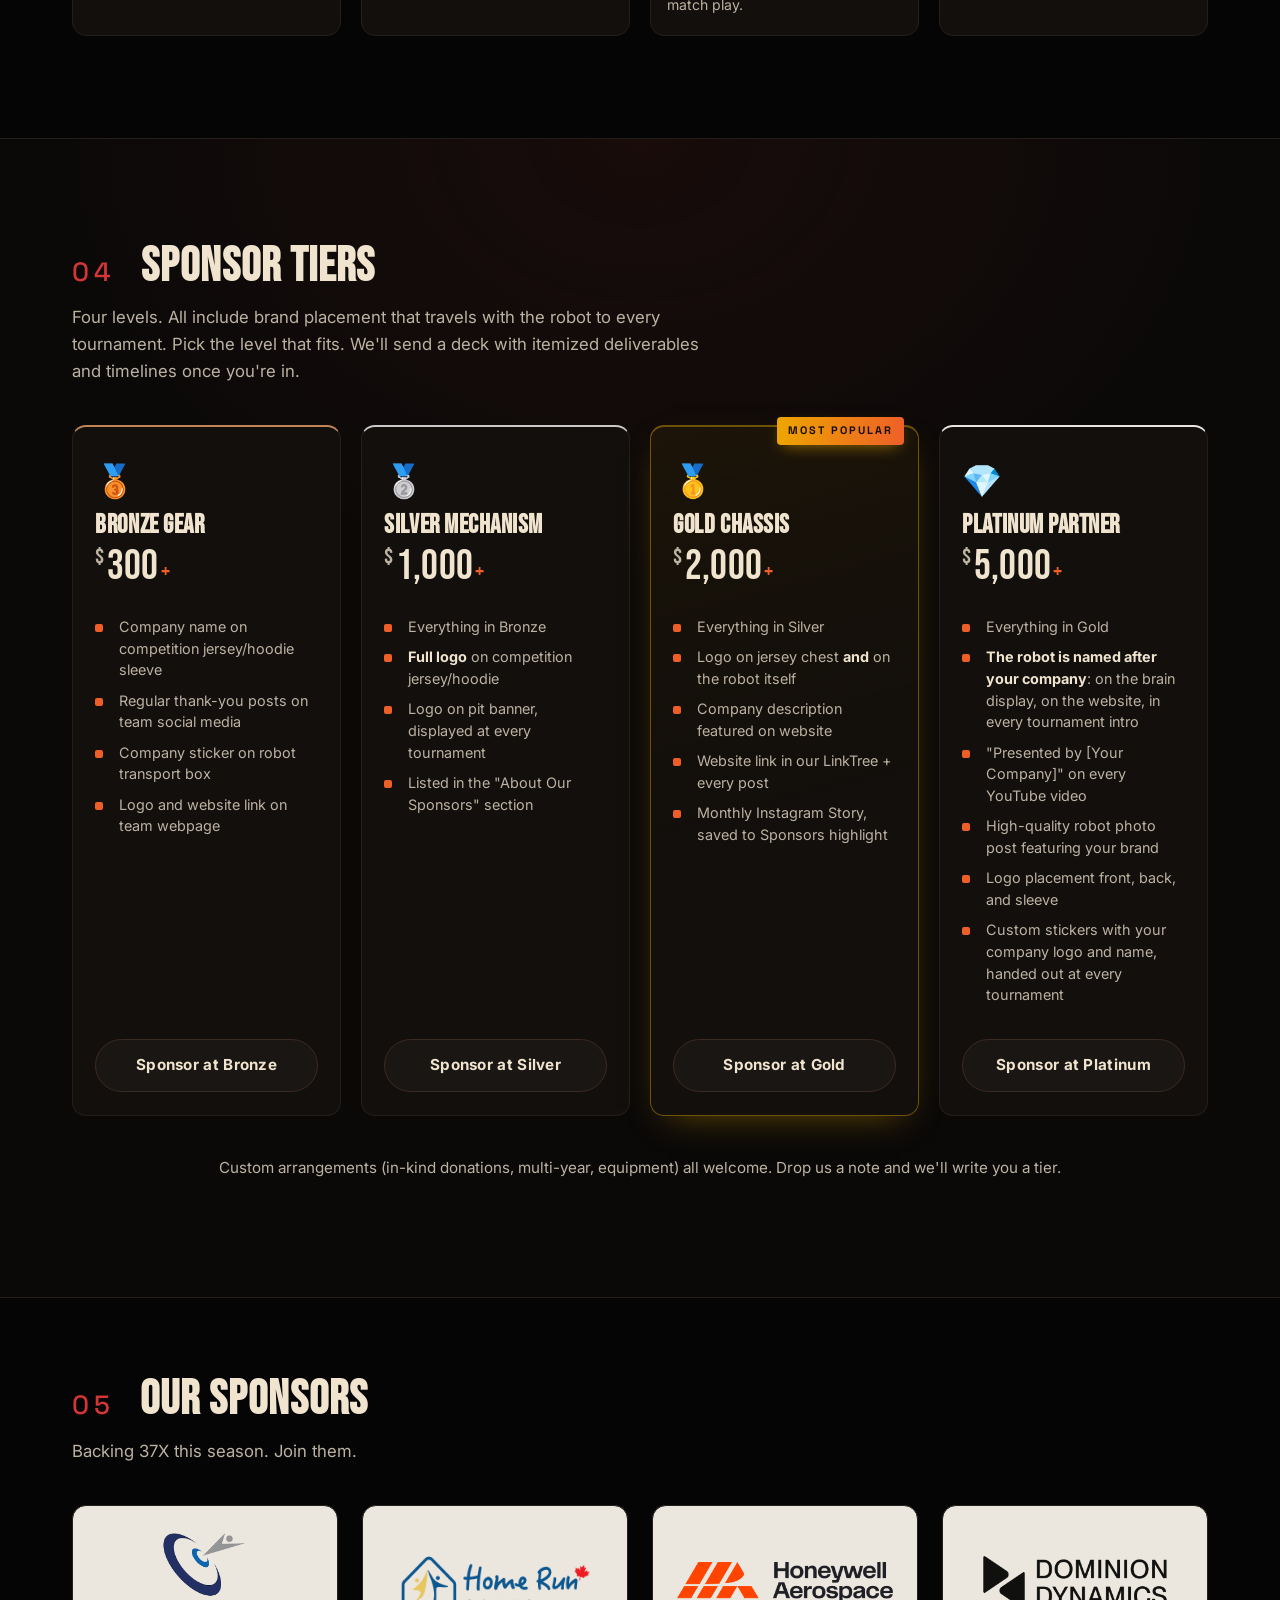
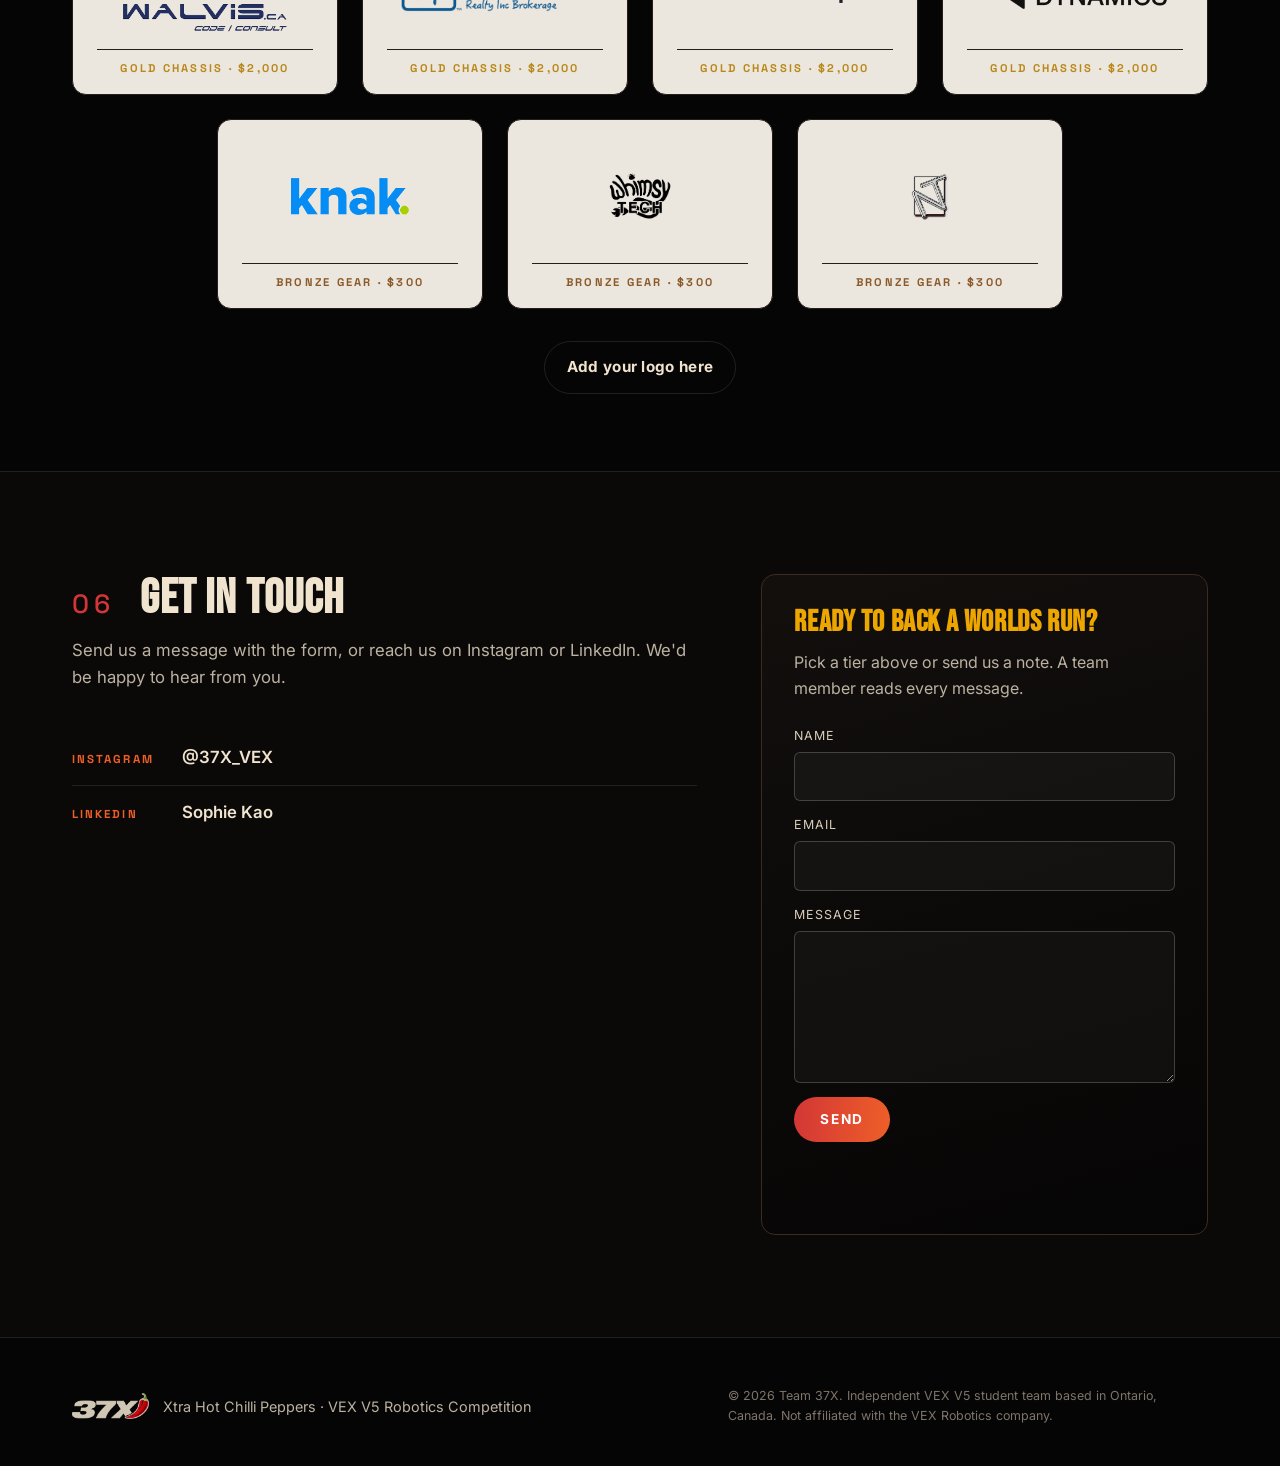
<file: v1/index.html>
<!doctype html>
<html lang="en">
<head>
  <!-- v1: the original design, kept as a fallback when v3 became the main site (2026-10-18). Not indexed. -->
  <meta name="robots" content="noindex, nofollow">
  <meta charset="utf-8" />
  <meta name="viewport" content="width=device-width, initial-scale=1" />
  <title>Team 37X · Xtra Hot Chilli Peppers · VEX V5 Robotics</title>
  <meta name="description" content="Team 37X Xtra Hot Chilli Peppers · VEX V5 Robotics Competition team competing for the World Championship. Sponsorship opportunities for businesses who back the next generation of engineers." />
  <meta name="theme-color" content="#060505" />

  <link rel="preconnect" href="https://fonts.googleapis.com" />
  <link rel="preconnect" href="https://fonts.gstatic.com" crossorigin />
  <link href="https://fonts.googleapis.com/css2?family=Bebas+Neue&family=Inter:wght@400;500;600;700;800&family=Space+Grotesk:wght@500;700&display=swap" rel="stylesheet" />

  <link rel="icon" type="image/png" href="../assets/img/logo-37x.png" />
  <link rel="stylesheet" href="css/styles.css?v=3" />

  <!-- ── GoatCounter Web Analytics ────────────────────────────────────────
       Privacy-friendly, cookie-less pageview tracking that works on
       github.io subdomains directly. To enable:
       1. Sign up at https://www.goatcounter.com and pick a site code
          (e.g. "vex37" → dashboard at vex37.goatcounter.com).
       2. Paste the site code between the quotes below.
       Until a site code is set, no beacon fires (safe to ship empty). ── -->
  <script>window.__GC_SITE_CODE__ = "37x";</script>
  <script>
    (function () {
      var c = window.__GC_SITE_CODE__;
      if (!c) return;
      var s = document.createElement('script');
      s.async = true;
      s.src = '//gc.zgo.at/count.js';
      s.setAttribute('data-goatcounter', 'https://' + c + '.goatcounter.com/count');
      document.head.appendChild(s);
    })();
  </script>
<!-- Cloudflare Web Analytics: cookie-free aggregate page counts, the same beacon as walvis.ca (Darren 2026-11-10 msg 4450) -->
<script defer src="https://static.cloudflareinsights.com/beacon.min.js" data-cf-beacon='{"token": "fc182db88cd541a8ab1b4cfa9f5d6985"}'></script>
</head>
<body>

<!-- ── NAV ───────────────────────────────────────────────────────────────── -->
<header class="nav" id="nav">
  <a class="nav__brand" href="#top" aria-label="Team 37X Xtra Hot Chilli Peppers, home">
    <img src="../assets/img/logo-37x-light.png" alt="Team 37X · Xtra Hot Chilli Peppers" class="nav__logo" />
    <span class="nav__sub">Xtra Hot Chilli Peppers</span>
  </a>
  <nav class="nav__links" aria-label="Primary">
    <a href="#story">The Story</a>
    <a href="#achievements">Achievements</a>
    <a href="#team">Team</a>
    <a href="#tiers">Sponsor</a>
    <a href="#contact">Contact</a>
  </nav>
  <a href="#tiers" class="btn btn--primary nav__cta">Become a Sponsor</a>
</header>

<!-- ── HERO ──────────────────────────────────────────────────────────────── -->
<section class="hero" id="top">
  <div class="hero__bg" aria-hidden="true"></div>
  <div class="hero__inner">
    <div class="hero__copy">
      <p class="kicker"><span class="dot"></span>VEX V5 ROBOTICS · ONTARIO</p>
      <h1>
        We're going<br />
        <span class="hero__hot">to&nbsp;Worlds Competition.</span><br />
        <span class="hero__sub">Help us get there.</span>
      </h1>
      <p class="lede">
        Team 37X reached the Ontario provincial level last season and are aiming for the VEX Worlds Competition this next season. This year we're back with more experience and a better robot. Sponsor us and put your brand on a robot that's already ranked in the top&nbsp;5%&nbsp;worldwide.
      </p>
      <div class="hero__ctas">
        <a href="#tiers" class="btn btn--primary">View Sponsor Tiers</a>
        <a href="#story" class="btn btn--ghost">Read the Pitch</a>
      </div>
    </div>
    <div class="hero__art">
      <img src="../assets/img/hero-robot.png" alt="VEX V5 competition robot" class="hero__robot" />
      <div class="hero__chip hero__chip--1"><b>Top 5%</b><span>World ranking</span></div>
      <div class="hero__chip hero__chip--2"><b>#12</b><span>World Skills leaderboard</span></div>
      <div class="hero__chip hero__chip--3"><b>20+ yrs</b><span>Combined VEX experience</span></div>
    </div>
  </div>
</section>

<!-- ── STAT BAR ──────────────────────────────────────────────────────────── -->
<section class="stats" aria-label="Team statistics">
  <div class="stats__grid">
    <div class="stat"><b>15</b><span>Provincials qualifications</span></div>
    <div class="stat"><b>9</b><span>Worlds qualifications</span></div>
    <div class="stat"><b>12</b><span>Tournament Champion awards</span></div>
    <div class="stat"><b>10</b><span>Skills Champion awards</span></div>
    <div class="stat"><b>5</b><span>Excellence awards</span></div>
  </div>
  <p class="stats__note">Combined record across all team members' VEX careers.</p>
</section>

<!-- ── STORY ─────────────────────────────────────────────────────────────── -->
<section class="story" id="story">
  <div class="container two-col">
    <div>
      <h2 class="section-title"><span class="section-title__num">01</span>&nbsp;The Pitch</h2>
      <p>
        Four high schoolers in Ontario. Three of us have already been to the VEX&nbsp;World Championship. Last season we won provincials and qualified for Worlds and didn't go, because the budget wasn't there.
      </p>
      <p>
        This year we're not letting that happen. Same talent. Better robot. Real plan. We need partners who can help us cover robot parts, registration fees, and travel to the Signature Events that put a team on the Worlds map.
      </p>
      <p>
        Sponsor 37X and you're not buying ad space. You're putting your name on a real engineering project run by students who can already prove the result. And you're funding the kind of hands-on STEM that turns into engineers, programmers, and founders five years from now.
      </p>
    </div>
    <aside class="callout">
      <h3>$17,762.61 to Worlds</h3>
      <ul>
        <li><span>Robotics parts and materials</span><b>$7,469.61</b></li>
        <li><span>Tools &amp; equipment</span><b>$300.00</b></li>
        <li><span>Registration fees</span><b>$4,075.00</b></li>
        <li><span>Marketing and outreach</span><b>$654.00</b></li>
        <li><span>Travel and logistics</span><b>$4,264.00</b></li>
        <li><span>Contingency fund</span><b>$1,000.00</b></li>
        <li class="callout__total"><span>Total</span><b>$17,762.61&nbsp;CAD</b></li>
      </ul>
      <p class="callout__foot">Itemized 2026 season budget. Detailed line-by-line spreadsheet available on request.</p>
    </aside>
  </div>
</section>

<!-- ── ACHIEVEMENTS ──────────────────────────────────────────────────────── -->
<section class="ach" id="achievements">
  <div class="container">
    <h2 class="section-title"><span class="section-title__num">02</span>&nbsp;Our Achievements</h2>

    <div class="ach__grid">
      <article class="ach__card ach__card--feat">
        <img src="../assets/img/achievements-trophies.jpg" alt="Robot surrounded by VEX V5 tournament trophies" />
      </article>
      <article class="ach__card ach__card--clickable" data-modal="ontario" role="button" tabindex="0" aria-label="View details for Ontario Provincial Championships">
        <h3>2024</h3>
        <p><b>Ontario Provincial Champions</b><br />+ Amaze Award</p>
        <span class="ach__card-cta">Read more &rarr;</span>
      </article>
      <article class="ach__card ach__card--clickable" data-modal="space-city" role="button" tabindex="0" aria-label="View details for Space City Signature Event">
        <h3>2025</h3>
        <p><b>Space City Signature Champions</b><br />+ Amaze Award &amp; Robot Skills Second Place</p>
        <span class="ach__card-cta">Read more &rarr;</span>
      </article>
      <article class="ach__card ach__card--clickable" data-modal="robot-rodeo" role="button" tabindex="0" aria-label="View details for Robot Rodeo DFW Signature Event">
        <h3>2026</h3>
        <p><b>Robot Rodeo DFW Signature</b><br />First Place Champions</p>
        <span class="ach__card-cta">Read more &rarr;</span>
      </article>
      <article class="ach__card ach__card--world">
        <h3>Worldwide</h3>
        <p><b>Top 5%</b> overall · <b>#12</b> Skills</p>
      </article>
    </div>

    <p class="ach__caption">
      Plus 15 Provincials qualifications · 9 Worlds qualifications · 12 Tournament Champion awards · 10 Skills Champion awards · 5 Excellence Awards · 5 Amaze Awards · 8 Tournament Finalist awards · 1 Tournament Semi-Finalist award · 3 Innovation Awards · 5 Judges Awards · 1 Design Award · 3 Think Awards. Combined across team members' VEX careers.
    </p>
  </div>
</section>

<!-- ── TEAM ──────────────────────────────────────────────────────────────── -->
<section class="team" id="team">
  <div class="container">
    <h2 class="section-title"><span class="section-title__num">03</span>&nbsp;Meet the team</h2>
    <p class="section-lede">Four students. Four disciplines. One robot.</p>

    <div class="team__grid">
      <article class="member">
        <div class="member__photo"><img src="../assets/img/team-1.png" alt="" /></div>
        <h3>Sophie Kao</h3>
        <p class="member__role">Team Manager &amp; Web Programmer</p>
        <p class="member__bio">Manages team organization, finances, and sponsorships, and designed and developed this website.</p>
      </article>
      <article class="member">
        <div class="member__photo"><img src="../assets/img/team-2.png" alt="" /></div>
        <h3>Victor Li</h3>
        <p class="member__role">Lead Builder</p>
        <p class="member__bio">Oversees robot design, fabrication, and overall technical direction.</p>
      </article>
      <article class="member">
        <div class="member__photo"><img src="../assets/img/team-3.png" alt="" /></div>
        <h3>Lucas Yin</h3>
        <p class="member__role">Driver + Programmer</p>
        <p class="member__bio">Serves as the primary robot operator and lead programmer, writing control code, autonomous paths, and executing high-pressure competitive strategies during match play.</p>
      </article>
      <article class="member">
        <div class="member__photo"><img src="../assets/img/team-4.jpg" alt="Joey Zhou" /></div>
        <h3>Joey Zhou</h3>
        <p class="member__role">Strategist</p>
        <p class="member__bio">Oversees match strategy, operations, and team coordination.</p>
      </article>
    </div>
  </div>
</section>

<!-- ── SPONSOR TIERS ─────────────────────────────────────────────────────── -->
<section class="tiers" id="tiers">
  <div class="container">
    <h2 class="section-title"><span class="section-title__num">04</span>&nbsp;Sponsor tiers</h2>
    <p class="section-lede">
      Four levels. All include brand placement that travels with the robot to every tournament. Pick the level that fits. We'll send a deck with itemized deliverables and timelines once you're in.
    </p>

    <div class="tiers__grid">

      <article class="tier tier--bronze">
        <header class="tier__head">
          <span class="tier__medal" aria-hidden="true">🥉</span>
          <h3>Bronze Gear</h3>
          <p class="tier__price"><span>$</span>300<span class="tier__plus">+</span></p>
        </header>
        <ul class="tier__perks">
          <li>Company name on competition jersey/hoodie sleeve</li>
          <li>Regular thank-you posts on team social media</li>
          <li>Company sticker on robot transport box</li>
          <li>Logo and website link on team webpage</li>
        </ul>
        <a class="btn btn--tier" href="#contact" data-topic="Bronze Gear Tier">Sponsor at Bronze</a>
      </article>

      <article class="tier tier--silver">
        <header class="tier__head">
          <span class="tier__medal" aria-hidden="true">🥈</span>
          <h3>Silver Mechanism</h3>
          <p class="tier__price"><span>$</span>1,000<span class="tier__plus">+</span></p>
        </header>
        <ul class="tier__perks">
          <li>Everything in Bronze</li>
          <li><b>Full logo</b> on competition jersey/hoodie</li>
          <li>Logo on pit banner, displayed at every tournament</li>
          <li>Listed in the "About Our Sponsors" section</li>
        </ul>
        <a class="btn btn--tier" href="#contact" data-topic="Silver Mechanism Tier">Sponsor at Silver</a>
      </article>

      <article class="tier tier--gold">
        <span class="tier__flag">Most popular</span>
        <header class="tier__head">
          <span class="tier__medal" aria-hidden="true">🥇</span>
          <h3>Gold Chassis</h3>
          <p class="tier__price"><span>$</span>2,000<span class="tier__plus">+</span></p>
        </header>
        <ul class="tier__perks">
          <li>Everything in Silver</li>
          <li>Logo on jersey chest <b>and</b> on the robot itself</li>
          <li>Company description featured on website</li>
          <li>Website link in our LinkTree + every post</li>
          <li>Monthly Instagram Story, saved to Sponsors highlight</li>
        </ul>
        <a class="btn btn--tier" href="#contact" data-topic="Gold Chassis Tier">Sponsor at Gold</a>
      </article>

      <article class="tier tier--platinum">
        <header class="tier__head">
          <span class="tier__medal" aria-hidden="true">💎</span>
          <h3>Platinum Partner</h3>
          <p class="tier__price"><span>$</span>5,000<span class="tier__plus">+</span></p>
        </header>
        <ul class="tier__perks">
          <li>Everything in Gold</li>
          <li><b>The robot is named after your company</b>: on the brain display, on the website, in every tournament intro</li>
          <li>"Presented by [Your Company]" on every YouTube video</li>
          <li>High-quality robot photo post featuring your brand</li>
          <li>Logo placement front, back, and sleeve</li>
          <li>Custom stickers with your company logo and name, handed out at every tournament</li>
        </ul>
        <a class="btn btn--tier" href="#contact" data-topic="Platinum Partner Tier">Sponsor at Platinum</a>
      </article>

    </div>

    <p class="tiers__foot">
      Custom arrangements (in-kind donations, multi-year, equipment) all welcome. Drop us a note and we'll write you a tier.
    </p>
  </div>
</section>

<!-- ── CURRENT SPONSORS ──────────────────────────────────────────────────── -->
<section class="sponsors-current" id="sponsors-current">
  <div class="container">
    <h2 class="section-title"><span class="section-title__num">05</span>&nbsp;Our sponsors</h2>
    <p class="section-lede">
      Backing 37X this season. Join them.
    </p>
    <ul class="sponsors-wall">
      <li class="sponsor-card sponsor-card--wordmark sponsor-card--gold">
        <a href="https://walvis.ca" target="_blank" rel="noopener">
          <img src="../assets/img/sponsor-walvis.png" alt="Walvis Technologies" />
        </a>
        <div class="sponsor-card__tier">Gold Chassis · $2,000</div>
      </li>
      <li class="sponsor-card sponsor-card--wordmark sponsor-card--gold">
        <a href="https://homerunrealty.ca/our-agents.html/henry-yin-152219/" target="_blank" rel="noopener">
          <img src="../assets/img/sponsor-homerun.png" alt="Home Run Realty Inc. Brokerage — Henry Yin, REALTOR®" />
        </a>
        <div class="sponsor-card__tier">Gold Chassis · $2,000</div>
      </li>
      <li class="sponsor-card sponsor-card--wordmark sponsor-card--gold">
        <a href="https://aerospace.honeywell.com" target="_blank" rel="noopener">
          <img src="../assets/img/sponsor-honeywell.png" alt="Honeywell Aerospace" />
        </a>
        <div class="sponsor-card__tier">Gold Chassis · $2,000</div>
      </li>
      <li class="sponsor-card sponsor-card--wordmark sponsor-card--gold">
        <a href="https://www.defendthedominion.com" target="_blank" rel="noopener">
          <img src="../assets/img/sponsor-dominiondynamics.png" alt="Dominion Dynamics" />
        </a>
        <div class="sponsor-card__tier">Gold Chassis · $2,000</div>
      </li>
      <li class="sponsor-card sponsor-card--wordmark sponsor-card--bronze">
        <a href="https://knak.com" target="_blank" rel="noopener">
          <img src="../assets/img/sponsor-knak.png" alt="Knak" />
        </a>
        <div class="sponsor-card__tier">Bronze Gear · $300</div>
      </li>
      <li class="sponsor-card sponsor-card--wordmark sponsor-card--bronze">
        <a href="https://www.whimsytech.net" target="_blank" rel="noopener">
          <img src="../assets/img/sponsor-whimsytech.png" alt="Whimsy Tech Inc." />
        </a>
        <div class="sponsor-card__tier">Bronze Gear · $300</div>
      </li>
      <li class="sponsor-card sponsor-card--mark sponsor-card--bronze">
        <a href="https://www.newmantools.com" target="_blank" rel="noopener">
          <img src="../assets/img/sponsor-newmantools.png" alt="Newman Tools Inc." />
        </a>
        <div class="sponsor-card__tier">Bronze Gear · $300</div>
      </li>
    </ul>
    <div class="sponsors-current__cta">
      <a href="#contact" data-topic="Sponsorship" class="btn btn--ghost">Add your logo here</a>
    </div>
  </div>
</section>

<!-- ── CONTACT ───────────────────────────────────────────────────────────── -->
<section class="contact" id="contact">
  <div class="container two-col">
    <div>
      <h2 class="section-title"><span class="section-title__num">06</span>&nbsp;Get in touch</h2>
      <p class="section-lede">
        Send us a message with the form, or reach us on Instagram or LinkedIn. We'd be happy to hear from you.
      </p>
      <ul class="contact__list">
        <li><span>Instagram</span><a href="https://instagram.com/37X_VEX" target="_blank" rel="noopener">@37X_VEX</a></li>
        <li><span>LinkedIn</span><a href="https://www.linkedin.com/in/sophiekao/" target="_blank" rel="noopener">Sophie Kao</a></li>
      </ul>
    </div>
    <div class="contact__cta">
      <h3>Ready to back a Worlds run?</h3>
      <p>Pick a tier above or send us a note. A team member reads every message.</p>
      <!-- Contact form (Darren 2026-10-09: no email address on the site; same kind of form as emmakao.com).
           Posts to the team's endpoint on walvis.ca: walvis.ca's spam checks, encrypted, delivered to the team. -->
      <form class="cf" id="team-form" action="https://www.walvis.ca/agent-37x/send.php" method="post" novalidate style="--cf-accent:var(--pepper)">
        <label class="cf-field"><span>Name</span><input name="name" autocomplete="name" maxlength="120" required></label>
        <label class="cf-field"><span>Email</span><input name="email" type="email" autocomplete="email" maxlength="200" required></label>
        <label class="cf-field"><span>Message</span><textarea name="message" rows="5" maxlength="6000" required></textarea></label>
        <div class="cf-hp" aria-hidden="true"><label>Website <input name="website" tabindex="-1" autocomplete="off"></label></div>
        <input type="hidden" name="t" value="">
        <button type="submit" class="cf-send">Send</button>
        <p class="cf-status" role="status" aria-live="polite"></p>
      </form>
    </div>
  </div>
</section>

<!-- ── FOOTER ────────────────────────────────────────────────────────────── -->
<footer class="footer">
  <div class="container footer__inner">
    <div class="footer__brand">
      <img src="../assets/img/logo-37x-light.png" alt="Team 37X" />
      <span>Xtra Hot Chilli Peppers · VEX V5 Robotics Competition</span>
    </div>
    <p class="footer__legal">© 2026 Team 37X. Independent VEX V5 student team based in Ontario, Canada. Not affiliated with the VEX Robotics company.</p>
  </div>
</footer>

<!-- ── Event detail modals ─────────────────────────────────────────────────
     Each <template> holds the content for one achievement. JS clones the
     content into the shared <dialog> when an achievement card is tapped. -->

<template id="modal-ontario">
  <p class="modal__kicker">2024 · Markham Pan Am Centre, Ontario</p>
  <h2>Ontario VRC Provincial Championships</h2>
  <p>The most significant and competitive event in the region, bringing together <b>68 of the best teams</b> from across Ontario. As the definitive path to the postseason, this tournament is the highest level of competition in the province.</p>
  <ul class="modal__awards">
    <li><span class="modal__medal">🏆</span><div><b>Tournament Champion</b><span>Direct qualification to the VEX Robotics World Championship.</span></div></li>
    <li><span class="modal__medal">✨</span><div><b>Amaze Award</b><span>Recognised for the robot's high-quality engineering and consistency, resulting in a second qualification to Worlds in the same event.</span></div></li>
  </ul>
</template>

<template id="modal-space-city">
  <p class="modal__kicker">2025 · Clear Creek ISD Robotics Event Center, Houston, Texas</p>
  <h2>Space City Signature Event</h2>
  <p>One of the most prestigious and difficult tournaments of the season. It draws <b>70 of the most elite teams</b> from across North America and offers only a few select awards that directly qualify for the VEX Robotics World Championship.</p>
  <ul class="modal__awards">
    <li><span class="modal__medal">🏆</span><div><b>Tournament Champion</b><span>Defeated the highest level of competition to secure a direct spot at the World Championship.</span></div></li>
    <li><span class="modal__medal">🥈</span><div><b>Robot Skills, 2nd Place</b><span>Second-highest combined programming and driving score in the field.</span></div></li>
    <li><span class="modal__medal">✨</span><div><b>Amaze Award</b><span>Awarded for building a high-scoring robot that demonstrates top-tier engineering and quality.</span></div></li>
  </ul>
</template>

<template id="modal-robot-rodeo">
  <p class="modal__kicker">2026 · Irving Convention Center, Dallas-Fort Worth</p>
  <h2>Robot Rodeo DFW Signature Event</h2>
  <p>One of the most prestigious and highly anticipated tournaments of the season, serving as the <b>first-ever Signature Event in the Dallas-Fort Worth area</b>. It draws 80 of the most elite teams from across North America and features a select few awards that directly qualify for the VEX Robotics World Championship.</p>
  <ul class="modal__awards">
    <li><span class="modal__medal">🏆</span><div><b>Tournament Champion</b><span>Rose from a lower rank to the top of an incredibly competitive field, securing direct qualification for the World Championship for the second time in the same season.</span></div></li>
  </ul>
</template>

<dialog id="event-modal" class="modal" aria-labelledby="event-modal-title">
  <button type="button" class="modal__close" aria-label="Close">&times;</button>
  <div class="modal__body"></div>
</dialog>

<script src="js/app.js?v=2" defer></script>
</body>
</html>
</file>
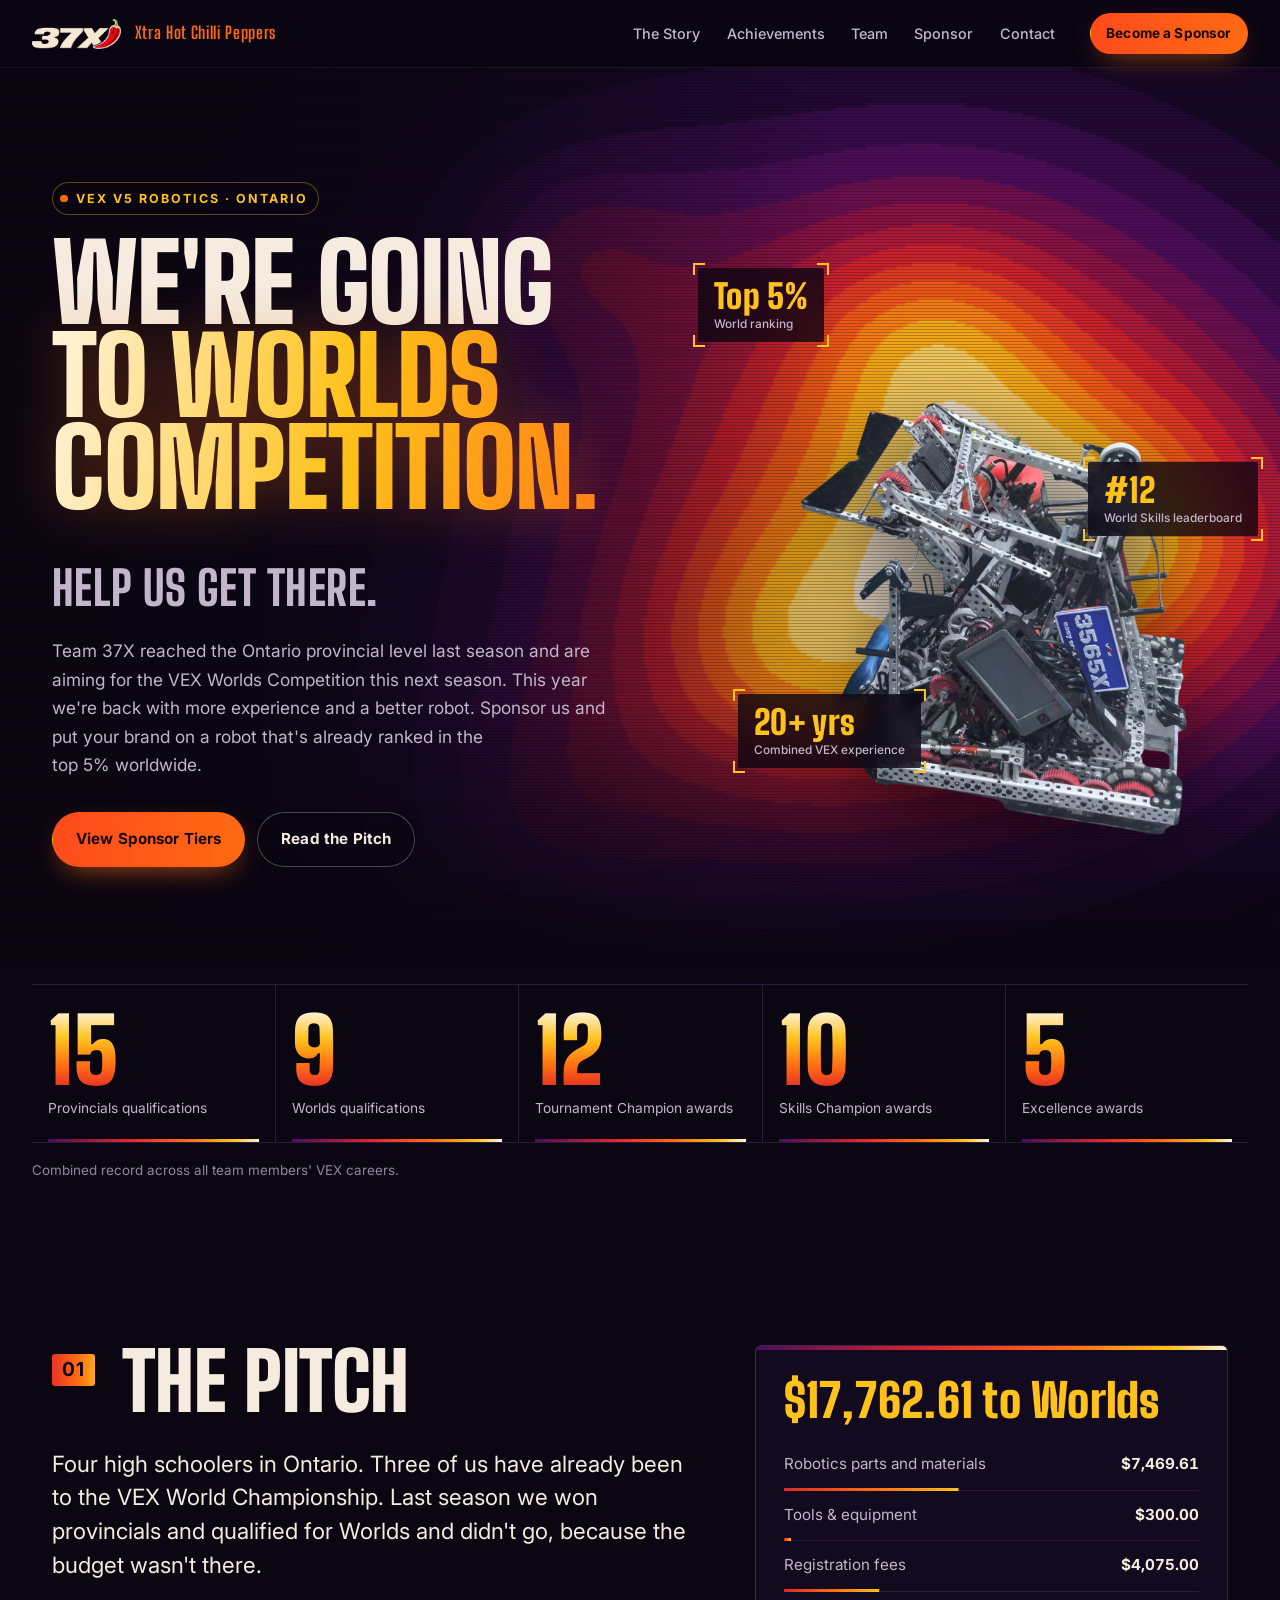
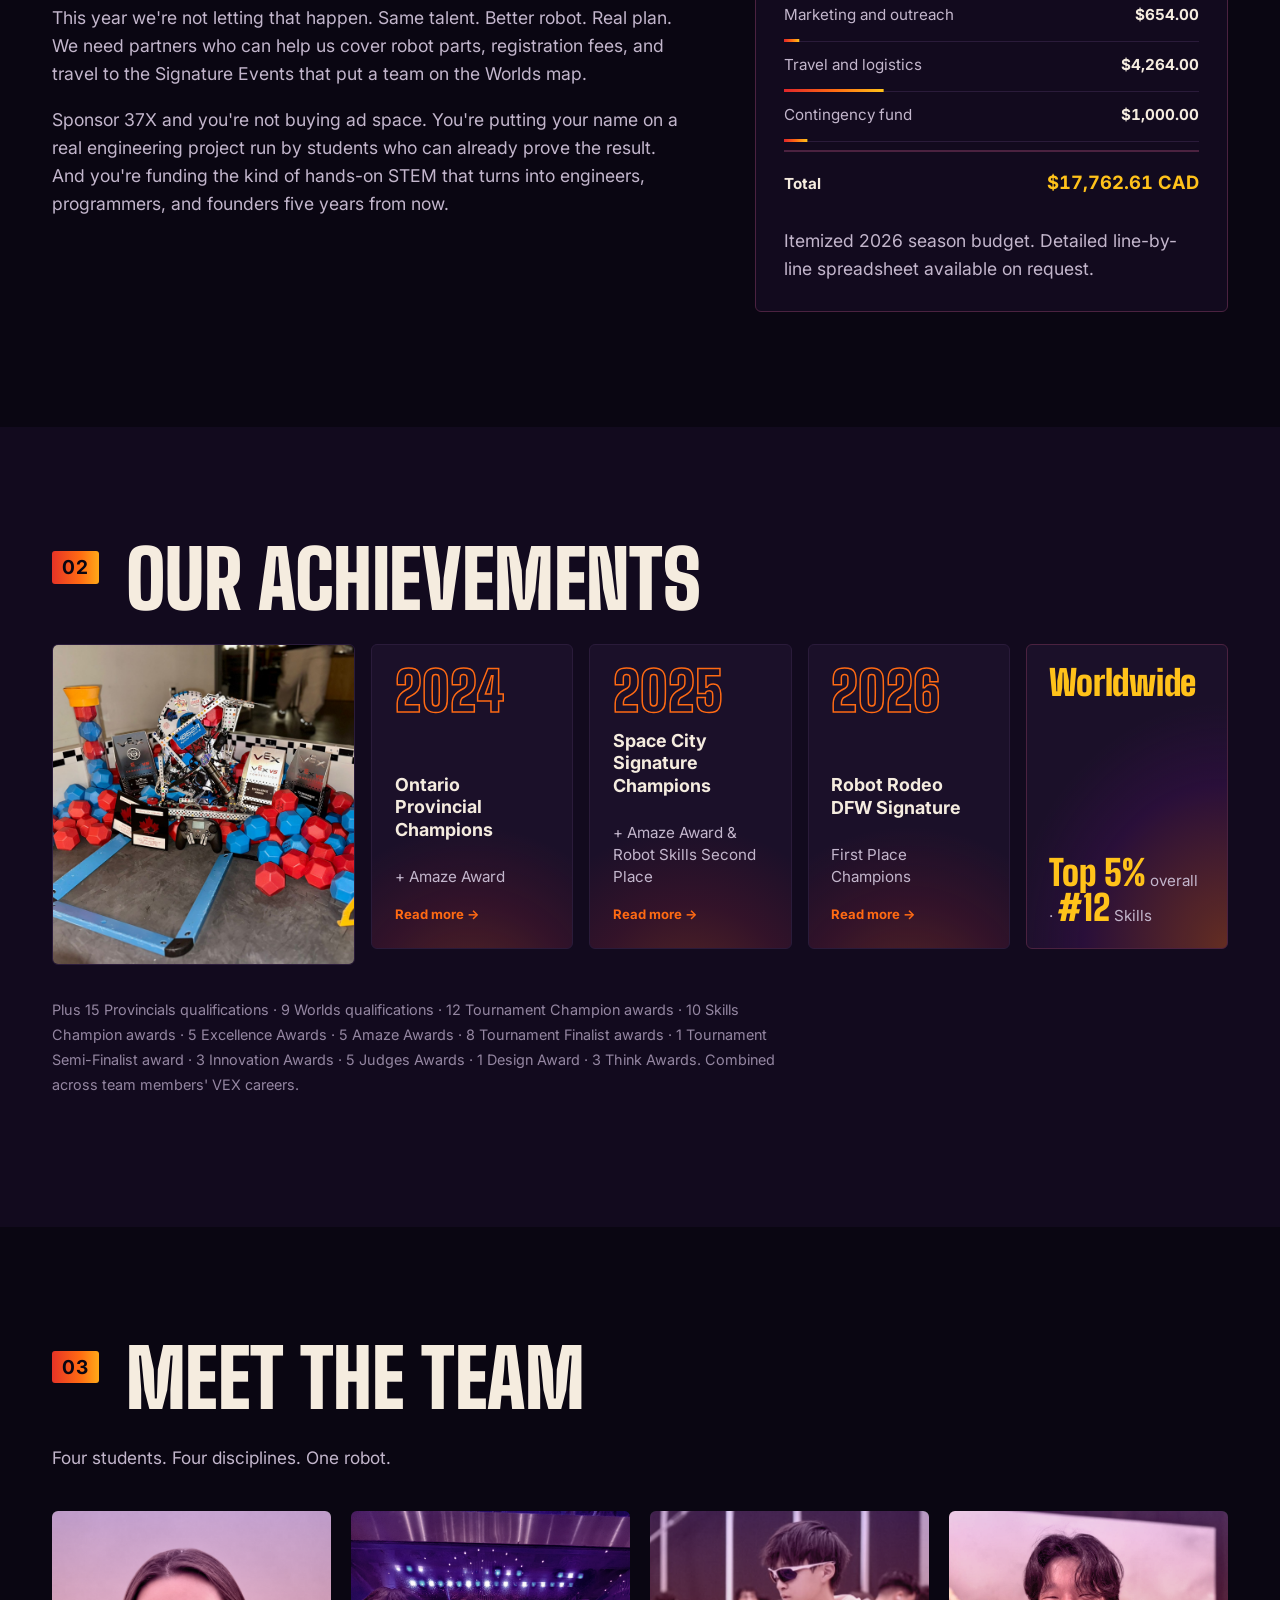
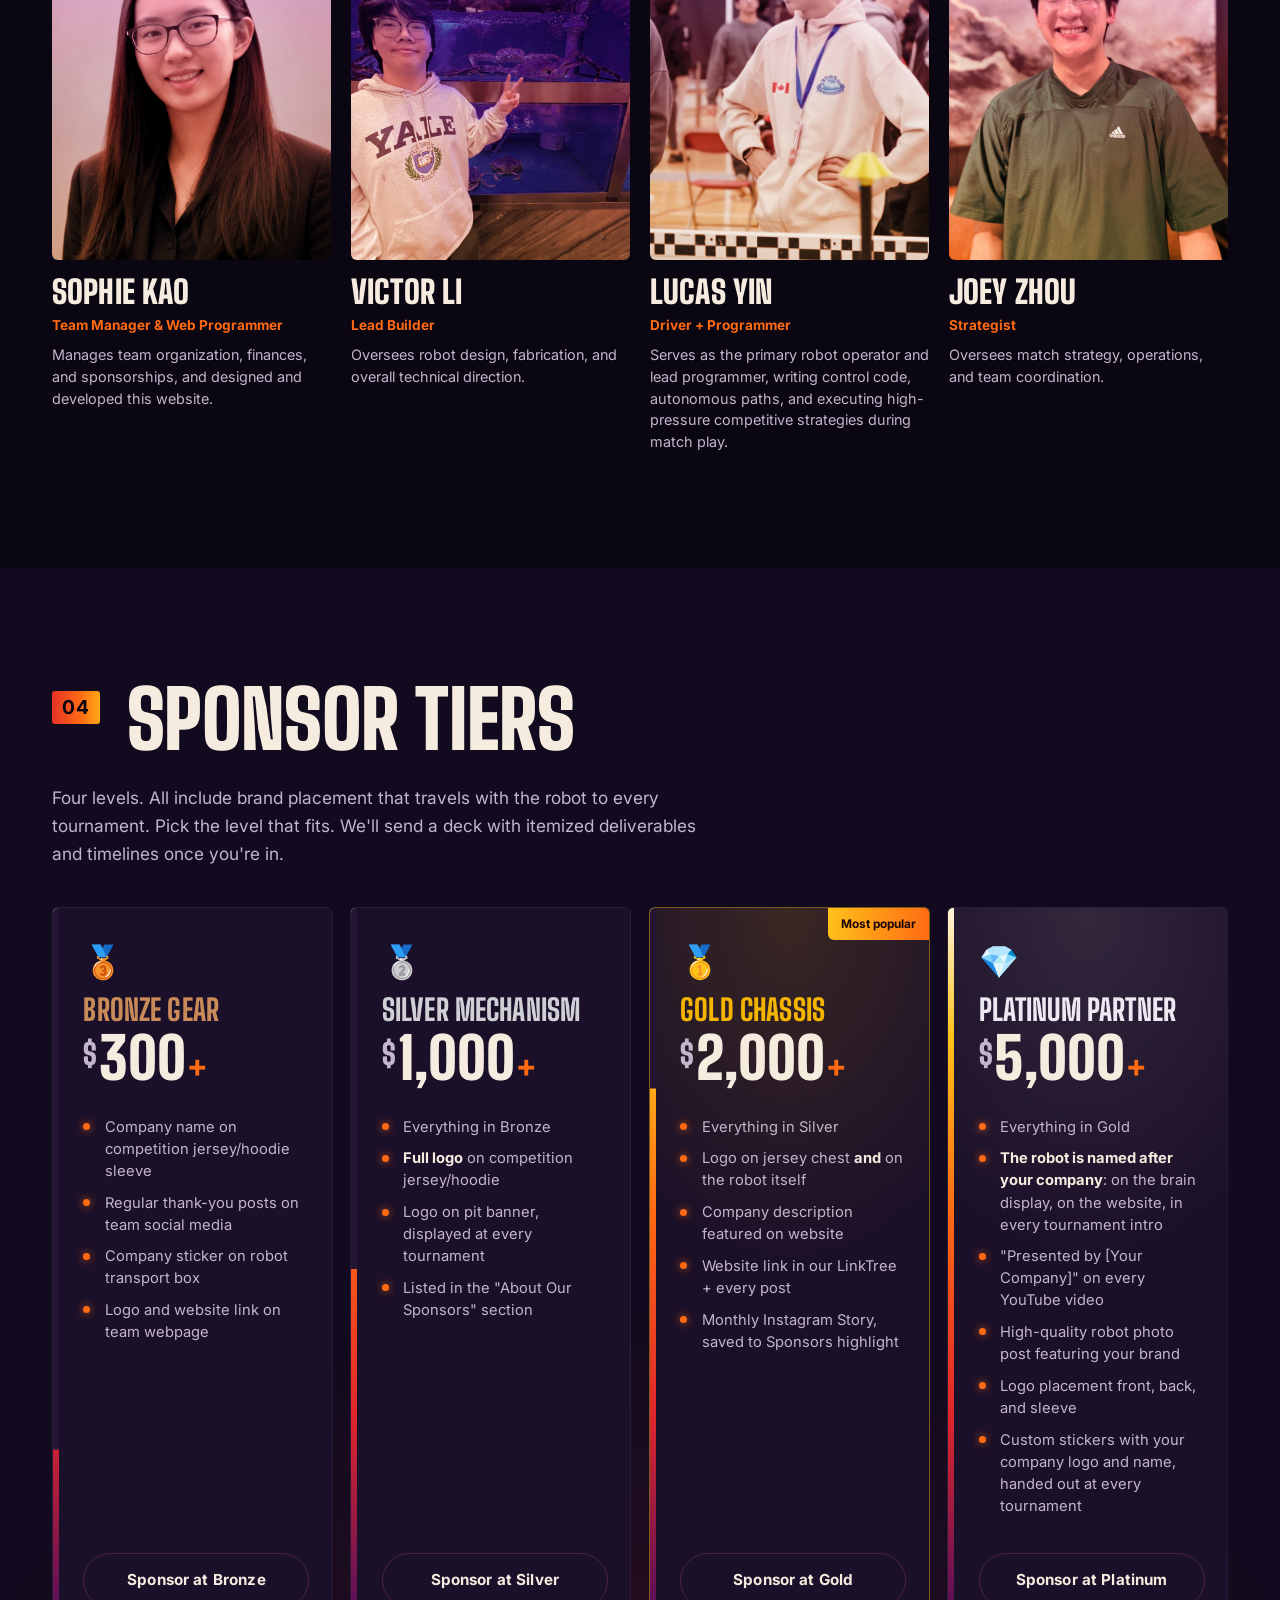
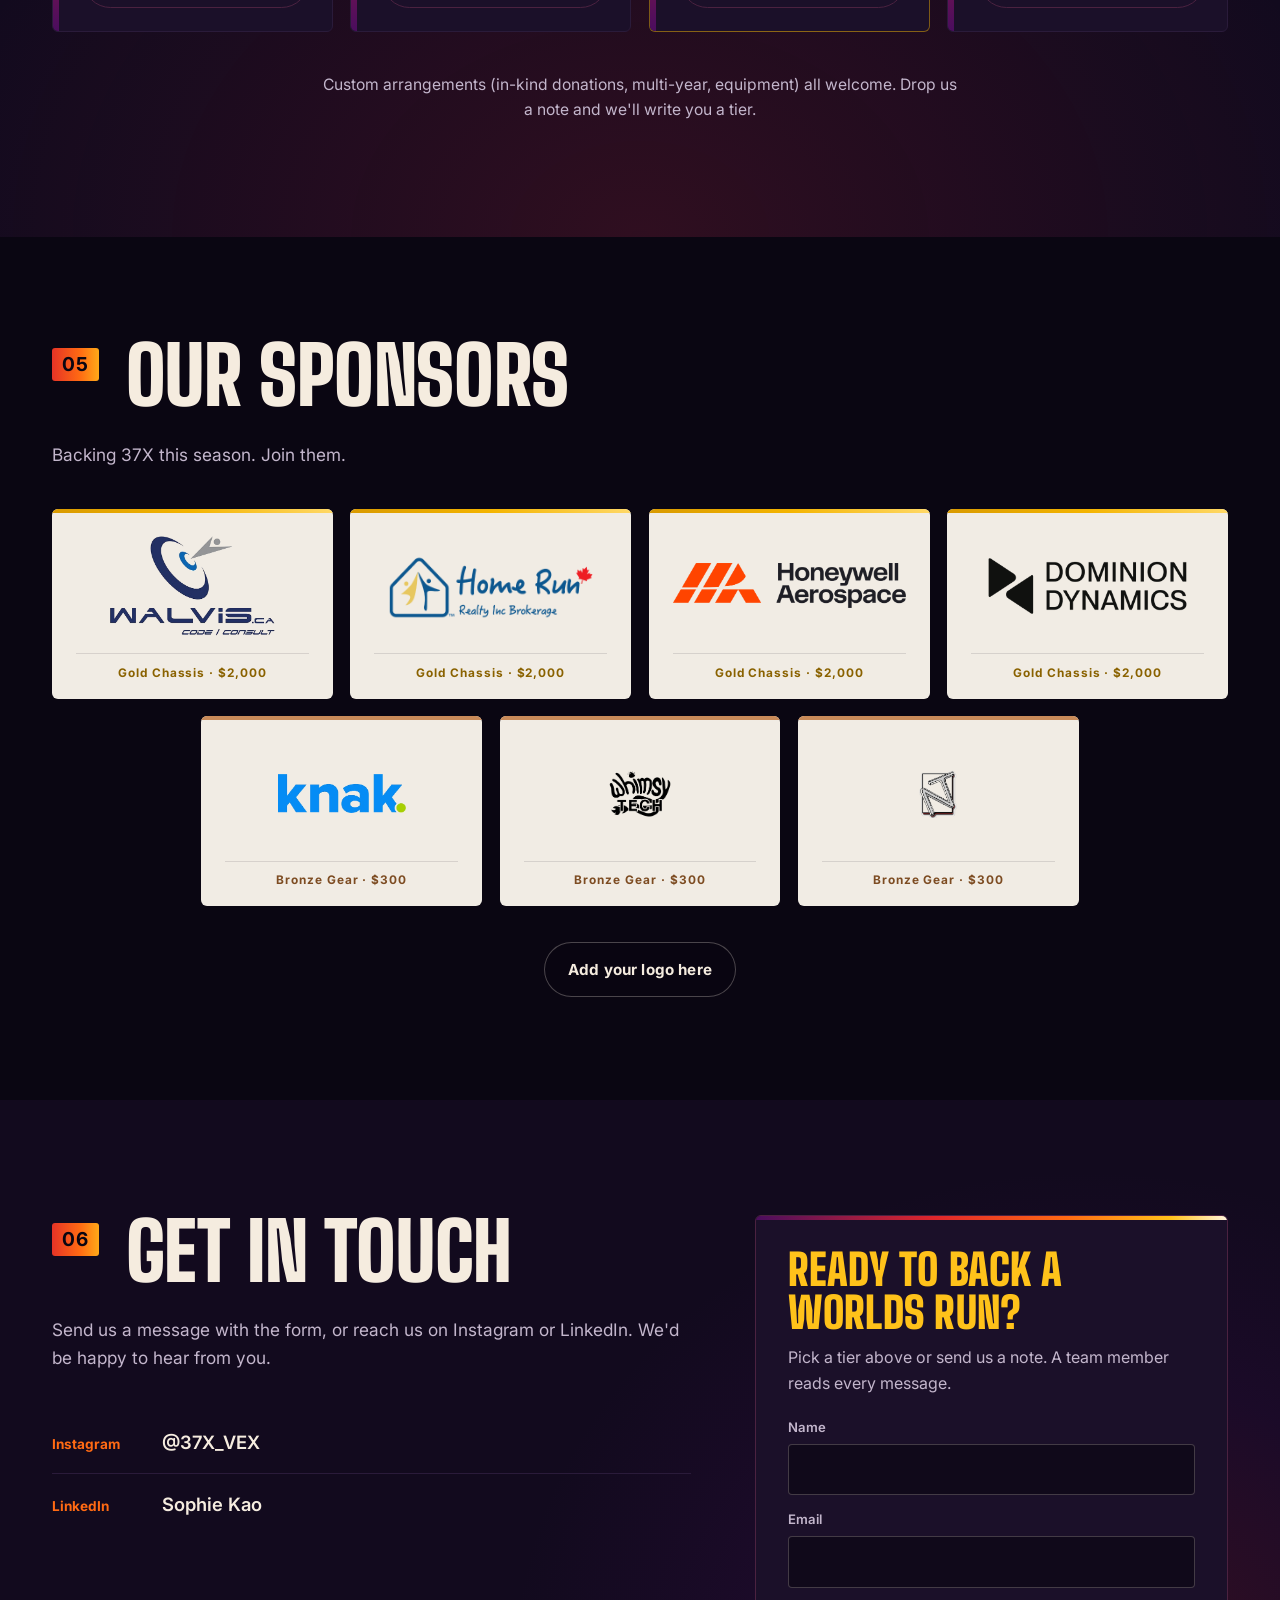
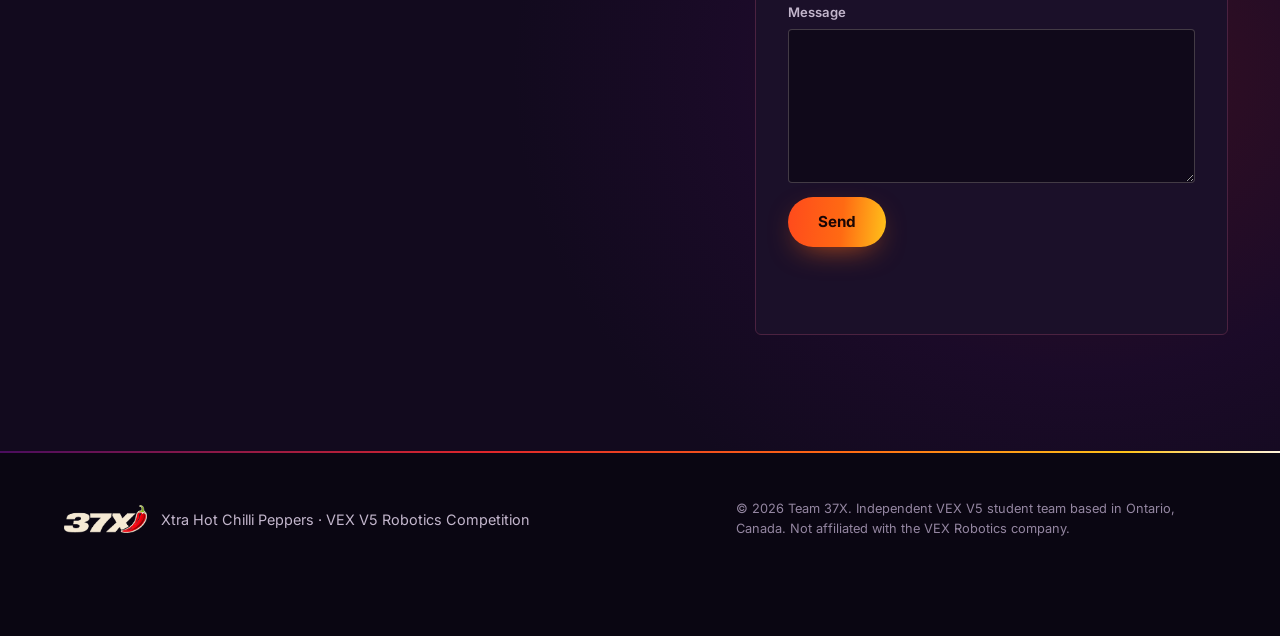
<file: v2/index.html>
<!doctype html>
<html lang="en">
<head>
  <!-- v2: redesign for the team to review (2026-10-18). Not indexed; the live page is ../ -->
  <meta name="robots" content="noindex, nofollow">
  <meta charset="utf-8" />
  <meta name="viewport" content="width=device-width, initial-scale=1" />
  <title>Team 37X · Xtra Hot Chilli Peppers · VEX V5 Robotics</title>
  <meta name="description" content="Team 37X Xtra Hot Chilli Peppers · VEX V5 Robotics Competition team competing for the World Championship. Sponsorship opportunities for businesses who back the next generation of engineers." />
  <meta name="theme-color" content="#0a0612" />
  <script>document.documentElement.classList.add('js');</script>

  <link rel="preconnect" href="https://fonts.googleapis.com" />
  <link rel="preconnect" href="https://fonts.gstatic.com" crossorigin />
  <link href="https://fonts.googleapis.com/css2?family=Big+Shoulders+Display:wght@700;800;900&family=Bebas+Neue&family=Inter:wght@400;500;600;700&display=swap" rel="stylesheet" />

  <link rel="icon" type="image/png" href="../assets/img/logo-37x.png" />
  <link rel="stylesheet" href="css/styles.css?v=4" />

  <!-- ── GoatCounter Web Analytics ────────────────────────────────────────
       Privacy-friendly, cookie-less pageview tracking that works on
       github.io subdomains directly. To enable:
       1. Sign up at https://www.goatcounter.com and pick a site code
          (e.g. "vex37" → dashboard at vex37.goatcounter.com).
       2. Paste the site code between the quotes below.
       Until a site code is set, no beacon fires (safe to ship empty). ── -->
  <script>window.__GC_SITE_CODE__ = "37x";</script>
  <script>
    (function () {
      var c = window.__GC_SITE_CODE__;
      if (!c) return;
      var s = document.createElement('script');
      s.async = true;
      s.src = '//gc.zgo.at/count.js';
      s.setAttribute('data-goatcounter', 'https://' + c + '.goatcounter.com/count');
      document.head.appendChild(s);
    })();
  </script>
<!-- Cloudflare Web Analytics: cookie-free aggregate page counts, the same beacon as walvis.ca (Darren 2026-11-10 msg 4450) -->
<script defer src="https://static.cloudflareinsights.com/beacon.min.js" data-cf-beacon='{"token": "fc182db88cd541a8ab1b4cfa9f5d6985"}'></script>
</head>
<body>

<!-- ── NAV ───────────────────────────────────────────────────────────────── -->
<header class="nav" id="nav">
  <a class="nav__brand" href="#top" aria-label="Team 37X Xtra Hot Chilli Peppers, home">
    <img src="../assets/img/logo-37x-light.png" alt="Team 37X · Xtra Hot Chilli Peppers" class="nav__logo" />
    <span class="nav__sub">Xtra Hot Chilli Peppers</span>
  </a>
  <nav class="nav__links" aria-label="Primary">
    <a href="#story">The Story</a>
    <a href="#achievements">Achievements</a>
    <a href="#team">Team</a>
    <a href="#tiers">Sponsor</a>
    <a href="#contact">Contact</a>
  </nav>
  <a href="#tiers" class="btn btn--primary nav__cta">Become a Sponsor</a>
  <div class="nav__heat" aria-hidden="true"></div>
</header>

<!-- ── HERO ──────────────────────────────────────────────────────────────── -->
<section class="hero" id="top">
  <div class="hero__bg" aria-hidden="true"><canvas class="hero__heat"></canvas><div class="hero__scan"></div></div>
  <div class="hero__inner">
    <div class="hero__copy">
      <p class="kicker"><span class="dot"></span>VEX V5 ROBOTICS · ONTARIO</p>
      <h1>
        <span class="hero__line">We're going</span><br />
        <span class="hero__hot">to&nbsp;Worlds Competition.</span><br />
        <span class="hero__sub">Help us get there.</span>
      </h1>
      <p class="lede">
        Team 37X reached the Ontario provincial level last season and are aiming for the VEX Worlds Competition this next season. This year we're back with more experience and a better robot. Sponsor us and put your brand on a robot that's already ranked in the top&nbsp;5%&nbsp;worldwide.
      </p>
      <div class="hero__ctas">
        <a href="#tiers" class="btn btn--primary">View Sponsor Tiers</a>
        <a href="#story" class="btn btn--ghost">Read the Pitch</a>
      </div>
    </div>
    <div class="hero__art">
      <img src="../assets/img/hero-robot.png" alt="VEX V5 competition robot" class="hero__robot" />
      <div class="hero__chip hero__chip--1"><b>Top 5%</b><span>World ranking</span></div>
      <div class="hero__chip hero__chip--2"><b>#12</b><span>World Skills leaderboard</span></div>
      <div class="hero__chip hero__chip--3"><b>20+ yrs</b><span>Combined VEX experience</span></div>
    </div>
  </div>
</section>

<!-- ── STAT BAR ──────────────────────────────────────────────────────────── -->
<section class="stats" aria-label="Team statistics">
  <div class="stats__grid">
    <div class="stat"><b>15</b><span>Provincials qualifications</span></div>
    <div class="stat"><b>9</b><span>Worlds qualifications</span></div>
    <div class="stat"><b>12</b><span>Tournament Champion awards</span></div>
    <div class="stat"><b>10</b><span>Skills Champion awards</span></div>
    <div class="stat"><b>5</b><span>Excellence awards</span></div>
  </div>
  <p class="stats__note">Combined record across all team members' VEX careers.</p>
</section>

<!-- ── STORY ─────────────────────────────────────────────────────────────── -->
<section class="story" id="story">
  <div class="container two-col">
    <div>
      <h2 class="section-title"><span class="section-title__num">01</span>&nbsp;The Pitch</h2>
      <p>
        Four high schoolers in Ontario. Three of us have already been to the VEX&nbsp;World Championship. Last season we won provincials and qualified for Worlds and didn't go, because the budget wasn't there.
      </p>
      <p>
        This year we're not letting that happen. Same talent. Better robot. Real plan. We need partners who can help us cover robot parts, registration fees, and travel to the Signature Events that put a team on the Worlds map.
      </p>
      <p>
        Sponsor 37X and you're not buying ad space. You're putting your name on a real engineering project run by students who can already prove the result. And you're funding the kind of hands-on STEM that turns into engineers, programmers, and founders five years from now.
      </p>
    </div>
    <aside class="callout">
      <h3>$17,762.61 to Worlds</h3>
      <ul>
        <li><span>Robotics parts and materials</span><b>$7,469.61</b></li>
        <li><span>Tools &amp; equipment</span><b>$300.00</b></li>
        <li><span>Registration fees</span><b>$4,075.00</b></li>
        <li><span>Marketing and outreach</span><b>$654.00</b></li>
        <li><span>Travel and logistics</span><b>$4,264.00</b></li>
        <li><span>Contingency fund</span><b>$1,000.00</b></li>
        <li class="callout__total"><span>Total</span><b>$17,762.61&nbsp;CAD</b></li>
      </ul>
      <p class="callout__foot">Itemized 2026 season budget. Detailed line-by-line spreadsheet available on request.</p>
    </aside>
  </div>
</section>

<!-- ── ACHIEVEMENTS ──────────────────────────────────────────────────────── -->
<section class="ach" id="achievements">
  <div class="container">
    <h2 class="section-title"><span class="section-title__num">02</span>&nbsp;Our Achievements</h2>

    <div class="ach__grid">
      <article class="ach__card ach__card--feat">
        <img src="../assets/img/achievements-trophies.jpg" alt="Robot surrounded by VEX V5 tournament trophies" />
      </article>
      <article class="ach__card ach__card--clickable" data-modal="ontario" role="button" tabindex="0" aria-label="View details for Ontario Provincial Championships">
        <h3>2024</h3>
        <p><b>Ontario Provincial Champions</b><br />+ Amaze Award</p>
        <span class="ach__card-cta">Read more &rarr;</span>
      </article>
      <article class="ach__card ach__card--clickable" data-modal="space-city" role="button" tabindex="0" aria-label="View details for Space City Signature Event">
        <h3>2025</h3>
        <p><b>Space City Signature Champions</b><br />+ Amaze Award &amp; Robot Skills Second Place</p>
        <span class="ach__card-cta">Read more &rarr;</span>
      </article>
      <article class="ach__card ach__card--clickable" data-modal="robot-rodeo" role="button" tabindex="0" aria-label="View details for Robot Rodeo DFW Signature Event">
        <h3>2026</h3>
        <p><b>Robot Rodeo DFW Signature</b><br />First Place Champions</p>
        <span class="ach__card-cta">Read more &rarr;</span>
      </article>
      <article class="ach__card ach__card--world">
        <h3>Worldwide</h3>
        <p><b>Top 5%</b> overall · <b>#12</b> Skills</p>
      </article>
    </div>

    <p class="ach__caption">
      Plus 15 Provincials qualifications · 9 Worlds qualifications · 12 Tournament Champion awards · 10 Skills Champion awards · 5 Excellence Awards · 5 Amaze Awards · 8 Tournament Finalist awards · 1 Tournament Semi-Finalist award · 3 Innovation Awards · 5 Judges Awards · 1 Design Award · 3 Think Awards. Combined across team members' VEX careers.
    </p>
  </div>
</section>

<!-- ── TEAM ──────────────────────────────────────────────────────────────── -->
<section class="team" id="team">
  <div class="container">
    <h2 class="section-title"><span class="section-title__num">03</span>&nbsp;Meet the team</h2>
    <p class="section-lede">Four students. Four disciplines. One robot.</p>

    <div class="team__grid">
      <article class="member">
        <div class="member__photo"><img src="../assets/img/team-1.png" alt="" /></div>
        <h3>Sophie Kao</h3>
        <p class="member__role">Team Manager &amp; Web Programmer</p>
        <p class="member__bio">Manages team organization, finances, and sponsorships, and designed and developed this website.</p>
      </article>
      <article class="member">
        <div class="member__photo"><img src="../assets/img/team-2.png" alt="" /></div>
        <h3>Victor Li</h3>
        <p class="member__role">Lead Builder</p>
        <p class="member__bio">Oversees robot design, fabrication, and overall technical direction.</p>
      </article>
      <article class="member">
        <div class="member__photo"><img src="../assets/img/team-3.png" alt="" /></div>
        <h3>Lucas Yin</h3>
        <p class="member__role">Driver + Programmer</p>
        <p class="member__bio">Serves as the primary robot operator and lead programmer, writing control code, autonomous paths, and executing high-pressure competitive strategies during match play.</p>
      </article>
      <article class="member">
        <div class="member__photo"><img src="../assets/img/team-4.jpg" alt="Joey Zhou" /></div>
        <h3>Joey Zhou</h3>
        <p class="member__role">Strategist</p>
        <p class="member__bio">Oversees match strategy, operations, and team coordination.</p>
      </article>
    </div>
  </div>
</section>

<!-- ── SPONSOR TIERS ─────────────────────────────────────────────────────── -->
<section class="tiers" id="tiers">
  <div class="container">
    <h2 class="section-title"><span class="section-title__num">04</span>&nbsp;Sponsor tiers</h2>
    <p class="section-lede">
      Four levels. All include brand placement that travels with the robot to every tournament. Pick the level that fits. We'll send a deck with itemized deliverables and timelines once you're in.
    </p>

    <div class="tiers__grid">

      <article class="tier tier--bronze">
        <header class="tier__head">
          <span class="tier__medal" aria-hidden="true">🥉</span>
          <h3>Bronze Gear</h3>
          <p class="tier__price"><span>$</span>300<span class="tier__plus">+</span></p>
        </header>
        <ul class="tier__perks">
          <li>Company name on competition jersey/hoodie sleeve</li>
          <li>Regular thank-you posts on team social media</li>
          <li>Company sticker on robot transport box</li>
          <li>Logo and website link on team webpage</li>
        </ul>
        <a class="btn btn--tier" href="#contact" data-topic="Bronze Gear Tier">Sponsor at Bronze</a>
      </article>

      <article class="tier tier--silver">
        <header class="tier__head">
          <span class="tier__medal" aria-hidden="true">🥈</span>
          <h3>Silver Mechanism</h3>
          <p class="tier__price"><span>$</span>1,000<span class="tier__plus">+</span></p>
        </header>
        <ul class="tier__perks">
          <li>Everything in Bronze</li>
          <li><b>Full logo</b> on competition jersey/hoodie</li>
          <li>Logo on pit banner, displayed at every tournament</li>
          <li>Listed in the "About Our Sponsors" section</li>
        </ul>
        <a class="btn btn--tier" href="#contact" data-topic="Silver Mechanism Tier">Sponsor at Silver</a>
      </article>

      <article class="tier tier--gold">
        <span class="tier__flag">Most popular</span>
        <header class="tier__head">
          <span class="tier__medal" aria-hidden="true">🥇</span>
          <h3>Gold Chassis</h3>
          <p class="tier__price"><span>$</span>2,000<span class="tier__plus">+</span></p>
        </header>
        <ul class="tier__perks">
          <li>Everything in Silver</li>
          <li>Logo on jersey chest <b>and</b> on the robot itself</li>
          <li>Company description featured on website</li>
          <li>Website link in our LinkTree + every post</li>
          <li>Monthly Instagram Story, saved to Sponsors highlight</li>
        </ul>
        <a class="btn btn--tier" href="#contact" data-topic="Gold Chassis Tier">Sponsor at Gold</a>
      </article>

      <article class="tier tier--platinum">
        <header class="tier__head">
          <span class="tier__medal" aria-hidden="true">💎</span>
          <h3>Platinum Partner</h3>
          <p class="tier__price"><span>$</span>5,000<span class="tier__plus">+</span></p>
        </header>
        <ul class="tier__perks">
          <li>Everything in Gold</li>
          <li><b>The robot is named after your company</b>: on the brain display, on the website, in every tournament intro</li>
          <li>"Presented by [Your Company]" on every YouTube video</li>
          <li>High-quality robot photo post featuring your brand</li>
          <li>Logo placement front, back, and sleeve</li>
          <li>Custom stickers with your company logo and name, handed out at every tournament</li>
        </ul>
        <a class="btn btn--tier" href="#contact" data-topic="Platinum Partner Tier">Sponsor at Platinum</a>
      </article>

    </div>

    <p class="tiers__foot">
      Custom arrangements (in-kind donations, multi-year, equipment) all welcome. Drop us a note and we'll write you a tier.
    </p>
  </div>
</section>

<!-- ── CURRENT SPONSORS ──────────────────────────────────────────────────── -->
<section class="sponsors-current" id="sponsors-current">
  <div class="container">
    <h2 class="section-title"><span class="section-title__num">05</span>&nbsp;Our sponsors</h2>
    <p class="section-lede">
      Backing 37X this season. Join them.
    </p>
    <ul class="sponsors-wall">
      <li class="sponsor-card sponsor-card--wordmark sponsor-card--gold">
        <a href="https://walvis.ca" target="_blank" rel="noopener">
          <img src="../assets/img/sponsor-walvis.png" alt="Walvis Technologies" />
        </a>
        <div class="sponsor-card__tier">Gold Chassis · $2,000</div>
      </li>
      <li class="sponsor-card sponsor-card--wordmark sponsor-card--gold">
        <a href="https://homerunrealty.ca/our-agents.html/henry-yin-152219/" target="_blank" rel="noopener">
          <img src="../assets/img/sponsor-homerun.png" alt="Home Run Realty Inc. Brokerage — Henry Yin, REALTOR®" />
        </a>
        <div class="sponsor-card__tier">Gold Chassis · $2,000</div>
      </li>
      <li class="sponsor-card sponsor-card--wordmark sponsor-card--gold">
        <a href="https://aerospace.honeywell.com" target="_blank" rel="noopener">
          <img src="../assets/img/sponsor-honeywell.png" alt="Honeywell Aerospace" />
        </a>
        <div class="sponsor-card__tier">Gold Chassis · $2,000</div>
      </li>
      <li class="sponsor-card sponsor-card--wordmark sponsor-card--gold">
        <a href="https://www.defendthedominion.com" target="_blank" rel="noopener">
          <img src="../assets/img/sponsor-dominiondynamics.png" alt="Dominion Dynamics" />
        </a>
        <div class="sponsor-card__tier">Gold Chassis · $2,000</div>
      </li>
      <li class="sponsor-card sponsor-card--wordmark sponsor-card--bronze">
        <a href="https://knak.com" target="_blank" rel="noopener">
          <img src="../assets/img/sponsor-knak.png" alt="Knak" />
        </a>
        <div class="sponsor-card__tier">Bronze Gear · $300</div>
      </li>
      <li class="sponsor-card sponsor-card--wordmark sponsor-card--bronze">
        <a href="https://www.whimsytech.net" target="_blank" rel="noopener">
          <img src="../assets/img/sponsor-whimsytech.png" alt="Whimsy Tech Inc." />
        </a>
        <div class="sponsor-card__tier">Bronze Gear · $300</div>
      </li>
      <li class="sponsor-card sponsor-card--mark sponsor-card--bronze">
        <a href="https://www.newmantools.com" target="_blank" rel="noopener">
          <img src="../assets/img/sponsor-newmantools.png" alt="Newman Tools Inc." />
        </a>
        <div class="sponsor-card__tier">Bronze Gear · $300</div>
      </li>
    </ul>
    <div class="sponsors-current__cta">
      <a href="#contact" data-topic="Sponsorship" class="btn btn--ghost">Add your logo here</a>
    </div>
  </div>
</section>

<!-- ── CONTACT ───────────────────────────────────────────────────────────── -->
<section class="contact" id="contact">
  <div class="container two-col">
    <div>
      <h2 class="section-title"><span class="section-title__num">06</span>&nbsp;Get in touch</h2>
      <p class="section-lede">
        Send us a message with the form, or reach us on Instagram or LinkedIn. We'd be happy to hear from you.
      </p>
      <ul class="contact__list">
        <li><span>Instagram</span><a href="https://instagram.com/37X_VEX" target="_blank" rel="noopener">@37X_VEX</a></li>
        <li><span>LinkedIn</span><a href="https://www.linkedin.com/in/sophiekao/" target="_blank" rel="noopener">Sophie Kao</a></li>
      </ul>
    </div>
    <div class="contact__cta">
      <h3>Ready to back a Worlds run?</h3>
      <p>Pick a tier above or send us a note. A team member reads every message.</p>
      <!-- Contact form (Darren 2026-10-09: no email address on the site; same kind of form as emmakao.com).
           Posts to the team's endpoint on walvis.ca: walvis.ca's spam checks, encrypted, delivered to the team. -->
      <form class="cf" id="team-form" action="https://www.walvis.ca/agent-37x/send.php" method="post" novalidate style="--cf-accent:var(--pepper)">
        <label class="cf-field"><span>Name</span><input name="name" autocomplete="name" maxlength="120" required></label>
        <label class="cf-field"><span>Email</span><input name="email" type="email" autocomplete="email" maxlength="200" required></label>
        <label class="cf-field"><span>Message</span><textarea name="message" rows="5" maxlength="6000" required></textarea></label>
        <div class="cf-hp" aria-hidden="true"><label>Website <input name="website" tabindex="-1" autocomplete="off"></label></div>
        <input type="hidden" name="t" value="">
        <button type="submit" class="cf-send">Send</button>
        <p class="cf-status" role="status" aria-live="polite"></p>
      </form>
    </div>
  </div>
</section>

<!-- ── FOOTER ────────────────────────────────────────────────────────────── -->
<footer class="footer">
  <div class="container footer__inner">
    <div class="footer__brand">
      <img src="../assets/img/logo-37x-light.png" alt="Team 37X" />
      <span>Xtra Hot Chilli Peppers · VEX V5 Robotics Competition</span>
    </div>
    <p class="footer__legal">© 2026 Team 37X. Independent VEX V5 student team based in Ontario, Canada. Not affiliated with the VEX Robotics company.</p>
  </div>
</footer>

<!-- ── Event detail modals ─────────────────────────────────────────────────
     Each <template> holds the content for one achievement. JS clones the
     content into the shared <dialog> when an achievement card is tapped. -->

<template id="modal-ontario">
  <p class="modal__kicker">2024 · Markham Pan Am Centre, Ontario</p>
  <h2>Ontario VRC Provincial Championships</h2>
  <p>The most significant and competitive event in the region, bringing together <b>68 of the best teams</b> from across Ontario. As the definitive path to the postseason, this tournament is the highest level of competition in the province.</p>
  <ul class="modal__awards">
    <li><span class="modal__medal">🏆</span><div><b>Tournament Champion</b><span>Direct qualification to the VEX Robotics World Championship.</span></div></li>
    <li><span class="modal__medal">✨</span><div><b>Amaze Award</b><span>Recognised for the robot's high-quality engineering and consistency, resulting in a second qualification to Worlds in the same event.</span></div></li>
  </ul>
</template>

<template id="modal-space-city">
  <p class="modal__kicker">2025 · Clear Creek ISD Robotics Event Center, Houston, Texas</p>
  <h2>Space City Signature Event</h2>
  <p>One of the most prestigious and difficult tournaments of the season. It draws <b>70 of the most elite teams</b> from across North America and offers only a few select awards that directly qualify for the VEX Robotics World Championship.</p>
  <ul class="modal__awards">
    <li><span class="modal__medal">🏆</span><div><b>Tournament Champion</b><span>Defeated the highest level of competition to secure a direct spot at the World Championship.</span></div></li>
    <li><span class="modal__medal">🥈</span><div><b>Robot Skills, 2nd Place</b><span>Second-highest combined programming and driving score in the field.</span></div></li>
    <li><span class="modal__medal">✨</span><div><b>Amaze Award</b><span>Awarded for building a high-scoring robot that demonstrates top-tier engineering and quality.</span></div></li>
  </ul>
</template>

<template id="modal-robot-rodeo">
  <p class="modal__kicker">2026 · Irving Convention Center, Dallas-Fort Worth</p>
  <h2>Robot Rodeo DFW Signature Event</h2>
  <p>One of the most prestigious and highly anticipated tournaments of the season, serving as the <b>first-ever Signature Event in the Dallas-Fort Worth area</b>. It draws 80 of the most elite teams from across North America and features a select few awards that directly qualify for the VEX Robotics World Championship.</p>
  <ul class="modal__awards">
    <li><span class="modal__medal">🏆</span><div><b>Tournament Champion</b><span>Rose from a lower rank to the top of an incredibly competitive field, securing direct qualification for the World Championship for the second time in the same season.</span></div></li>
  </ul>
</template>

<dialog id="event-modal" class="modal" aria-labelledby="event-modal-title">
  <button type="button" class="modal__close" aria-label="Close">&times;</button>
  <div class="modal__body"></div>
</dialog>

<script src="js/app.js?v=4" defer></script>
</body>
</html>
</file>
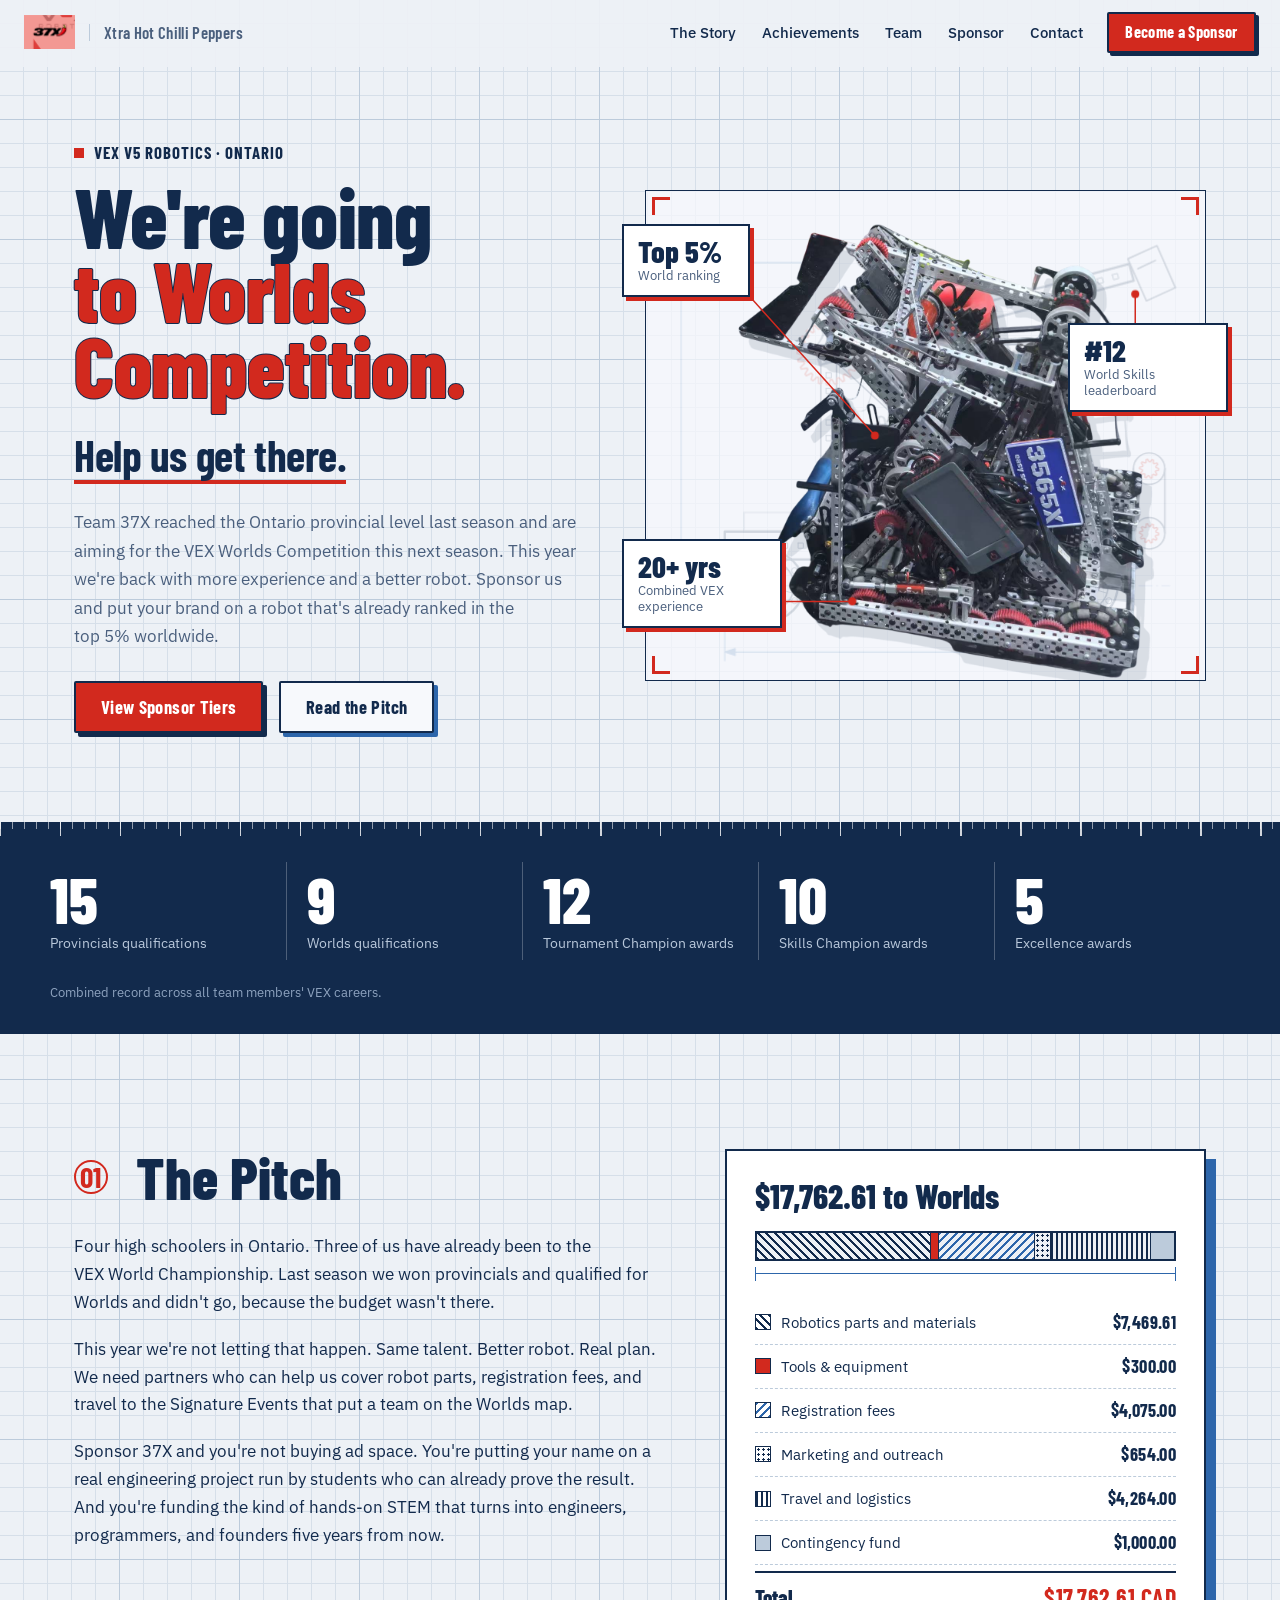
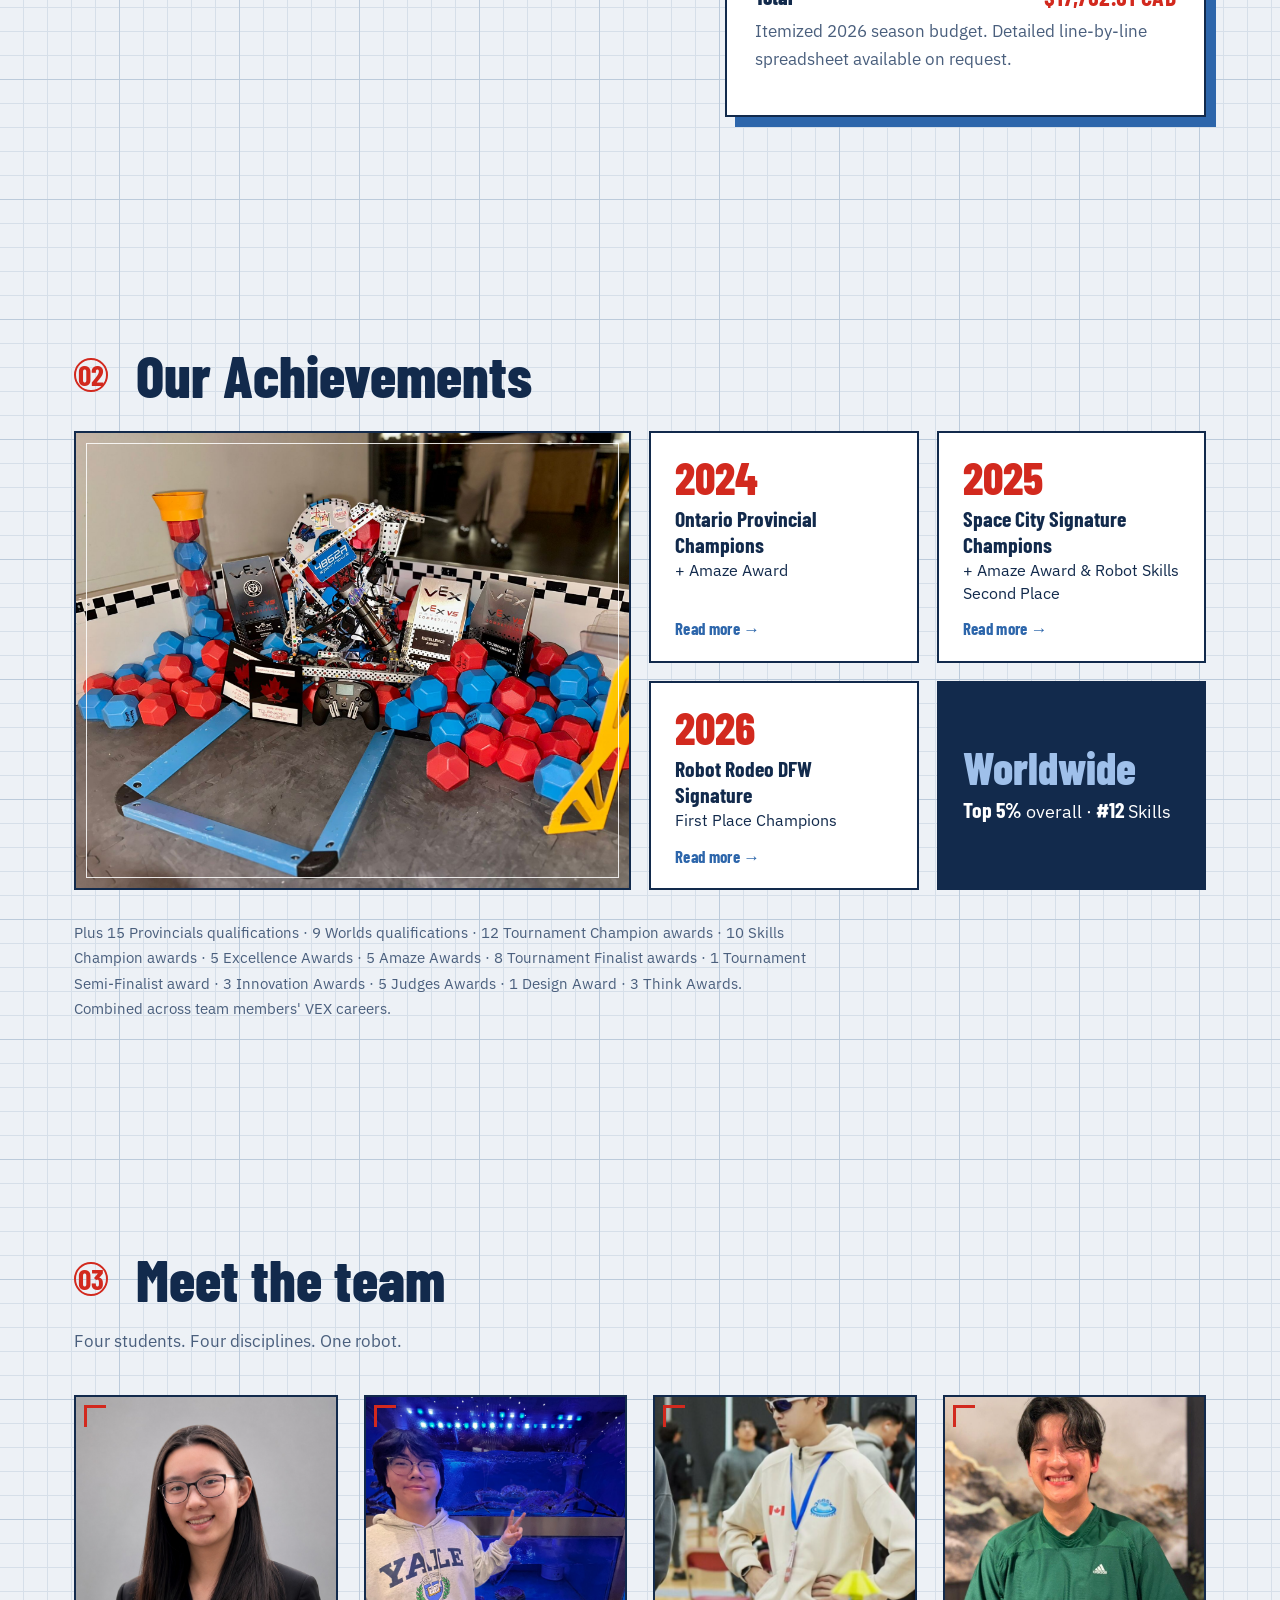
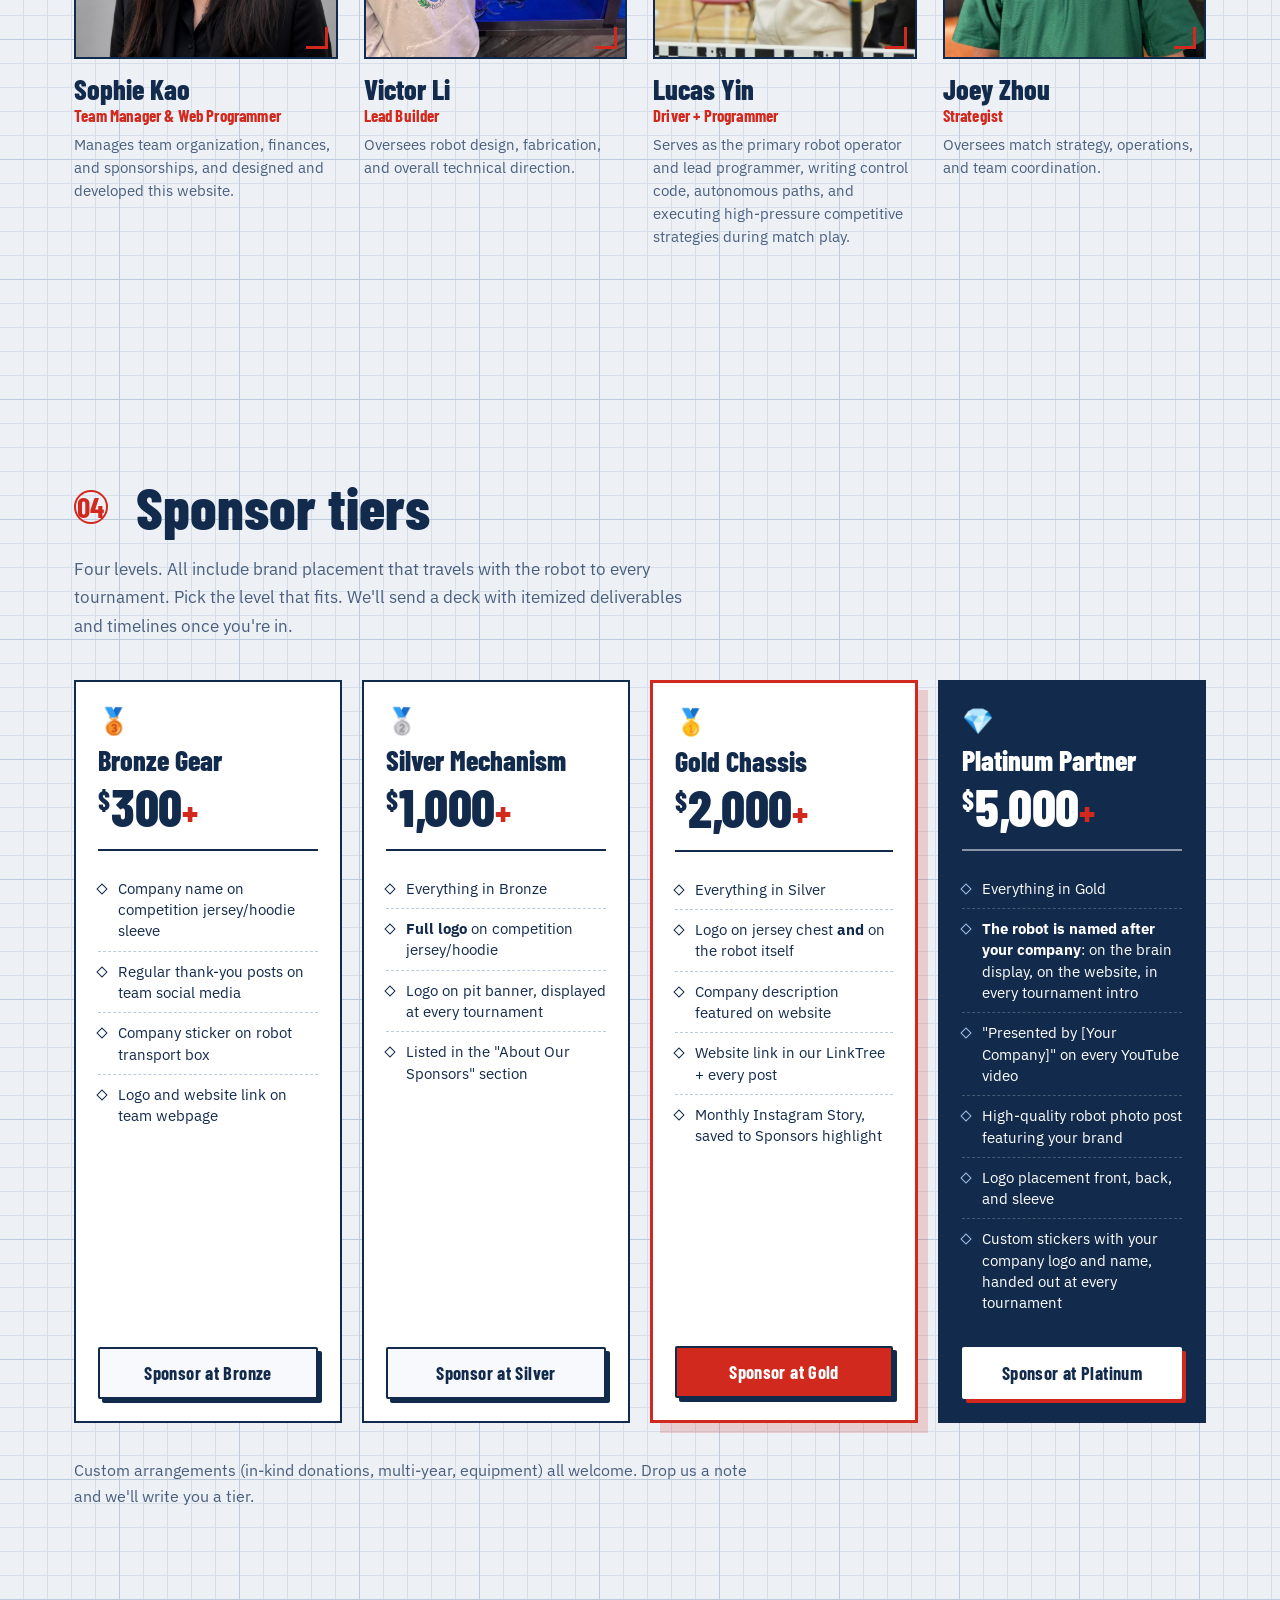
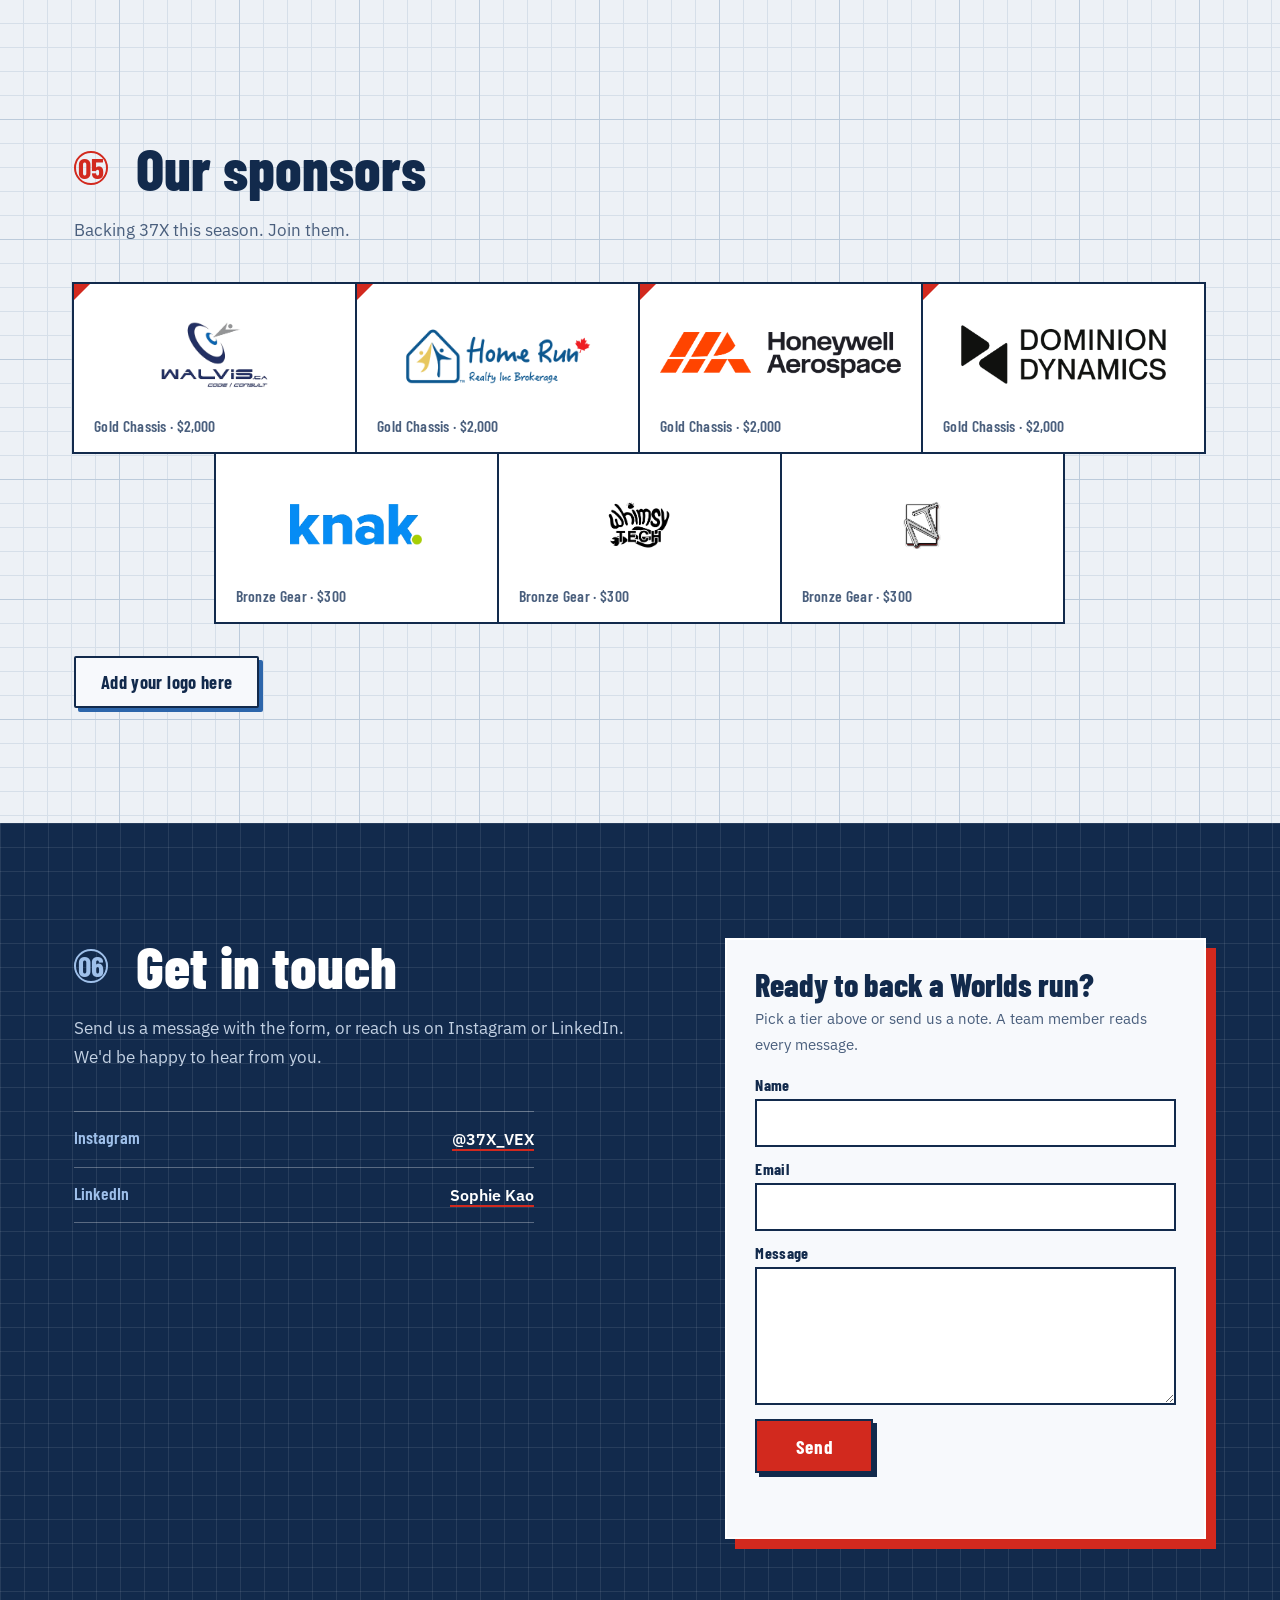
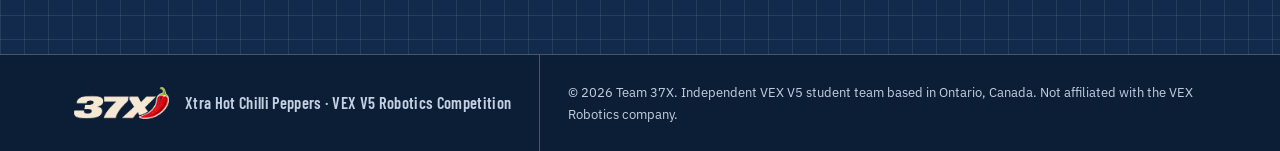
<file: v3/index.html>
<!doctype html>
<html lang="en">
<head>
  <!-- v3: second redesign for the team to compare with v2 (2026-10-18). Not indexed; the live page is ../ -->
  <meta name="robots" content="noindex, nofollow">
  <meta charset="utf-8" />
  <meta name="viewport" content="width=device-width, initial-scale=1" />
  <title>Team 37X · Xtra Hot Chilli Peppers · VEX V5 Robotics</title>
  <meta name="description" content="Team 37X Xtra Hot Chilli Peppers · VEX V5 Robotics Competition team competing for the World Championship. Sponsorship opportunities for businesses who back the next generation of engineers." />
  <meta name="theme-color" content="#edf1f6" />
  <script>document.documentElement.classList.add('js');</script>

  <link rel="preconnect" href="https://fonts.googleapis.com" />
  <link rel="preconnect" href="https://fonts.gstatic.com" crossorigin />
  <link href="https://fonts.googleapis.com/css2?family=Barlow+Condensed:wght@500;600;700;800&family=IBM+Plex+Sans:wght@400;500;600;700&display=swap" rel="stylesheet" />

  <link rel="icon" type="image/png" href="../assets/img/logo-37x.png" />
  <link rel="stylesheet" href="css/styles.css?v=1" />

  <!-- ── GoatCounter Web Analytics ────────────────────────────────────────
       Privacy-friendly, cookie-less pageview tracking that works on
       github.io subdomains directly. To enable:
       1. Sign up at https://www.goatcounter.com and pick a site code
          (e.g. "vex37" → dashboard at vex37.goatcounter.com).
       2. Paste the site code between the quotes below.
       Until a site code is set, no beacon fires (safe to ship empty). ── -->
  <script>window.__GC_SITE_CODE__ = "37x";</script>
  <script>
    (function () {
      var c = window.__GC_SITE_CODE__;
      if (!c) return;
      var s = document.createElement('script');
      s.async = true;
      s.src = '//gc.zgo.at/count.js';
      s.setAttribute('data-goatcounter', 'https://' + c + '.goatcounter.com/count');
      document.head.appendChild(s);
    })();
  </script>
<!-- Cloudflare Web Analytics: cookie-free aggregate page counts, the same beacon as walvis.ca (Darren 2026-11-10 msg 4450) -->
<script defer src="https://static.cloudflareinsights.com/beacon.min.js" data-cf-beacon='{"token": "fc182db88cd541a8ab1b4cfa9f5d6985"}'></script>
</head>
<body>

<!-- ── NAV ───────────────────────────────────────────────────────────────── -->
<header class="nav" id="nav">
  <a class="nav__brand" href="#top" aria-label="Team 37X Xtra Hot Chilli Peppers, home">
    <img src="../assets/img/logo-37x.png" alt="Team 37X · Xtra Hot Chilli Peppers" class="nav__logo" />
    <span class="nav__sub">Xtra Hot Chilli Peppers</span>
  </a>
  <nav class="nav__links" aria-label="Primary">
    <a href="#story">The Story</a>
    <a href="#achievements">Achievements</a>
    <a href="#team">Team</a>
    <a href="#tiers">Sponsor</a>
    <a href="#contact">Contact</a>
  </nav>
  <a href="#tiers" class="btn btn--primary nav__cta">Become a Sponsor</a>
</header>

<!-- ── HERO ──────────────────────────────────────────────────────────────── -->
<section class="hero" id="top">
  <div class="hero__bg" aria-hidden="true"></div>
  <div class="hero__inner">
    <div class="hero__copy">
      <p class="kicker"><span class="dot"></span>VEX V5 ROBOTICS · ONTARIO</p>
      <h1>
        We're going<br />
        <span class="hero__hot">to&nbsp;Worlds Competition.</span><br />
        <span class="hero__sub">Help us get there.</span>
      </h1>
      <p class="lede">
        Team 37X reached the Ontario provincial level last season and are aiming for the VEX Worlds Competition this next season. This year we're back with more experience and a better robot. Sponsor us and put your brand on a robot that's already ranked in the top&nbsp;5%&nbsp;worldwide.
      </p>
      <div class="hero__ctas">
        <a href="#tiers" class="btn btn--primary">View Sponsor Tiers</a>
        <a href="#story" class="btn btn--ghost">Read the Pitch</a>
      </div>
    </div>
    <div class="hero__art">
      <div class="vp" id="vp">
        <span class="vp__corner vp__corner--tl" aria-hidden="true"></span><span class="vp__corner vp__corner--tr" aria-hidden="true"></span><span class="vp__corner vp__corner--bl" aria-hidden="true"></span><span class="vp__corner vp__corner--br" aria-hidden="true"></span>
        <div class="vp__lines">
        <svg class="cad" viewBox="0 0 640 560" aria-hidden="true" focusable="false">
        <g class="cad__robot">
        <g class="part part--rail-back" style="--dx:0px;--dy:-30px;--d:0.15s"><rect class="ln ln--soft" pathLength="1" x="112" y="368" width="436" height="22"/></g>
        <g class="part part--chassis" style="--dx:0px;--dy:26px;--d:0.2s"><rect class="ln ln--bold" pathLength="1" x="90" y="390" width="460" height="32"/><path class="ln ln--fine" pathLength="1" d="M102 403h6v6h-6zM120 403h6v6h-6zM138 403h6v6h-6zM156 403h6v6h-6zM174 403h6v6h-6zM192 403h6v6h-6zM210 403h6v6h-6zM228 403h6v6h-6zM246 403h6v6h-6zM264 403h6v6h-6zM282 403h6v6h-6zM300 403h6v6h-6zM318 403h6v6h-6zM336 403h6v6h-6zM354 403h6v6h-6zM372 403h6v6h-6zM390 403h6v6h-6zM408 403h6v6h-6zM426 403h6v6h-6zM444 403h6v6h-6zM462 403h6v6h-6zM480 403h6v6h-6zM498 403h6v6h-6zM516 403h6v6h-6zM534 403h6v6h-6z"/></g>
        <g class="part part--towers" style="--dx:0px;--dy:-44px;--d:0.35s"><rect class="ln" pathLength="1" x="200" y="176" width="18" height="214"/><path class="ln ln--fine" pathLength="1" d="M206 190h6v6h-6zM206 208h6v6h-6zM206 226h6v6h-6zM206 244h6v6h-6zM206 262h6v6h-6zM206 280h6v6h-6zM206 298h6v6h-6zM206 316h6v6h-6zM206 334h6v6h-6zM206 352h6v6h-6zM206 370h6v6h-6z"/><rect class="ln" pathLength="1" x="408" y="176" width="18" height="214"/><path class="ln ln--fine" pathLength="1" d="M414 190h6v6h-6zM414 208h6v6h-6zM414 226h6v6h-6zM414 244h6v6h-6zM414 262h6v6h-6zM414 280h6v6h-6zM414 298h6v6h-6zM414 316h6v6h-6zM414 334h6v6h-6zM414 352h6v6h-6zM414 370h6v6h-6z"/><path class="ln" pathLength="1" d="M218 196L408 372M218 372L408 196"/></g>
        <g class="part part--wheel w0" style="--dx:-34px;--dy:74px;--d:0.45s"><circle class="ln ln--bold" pathLength="1" cx="140" cy="452" r="40"/><circle class="ln" pathLength="1" cx="140" cy="452" r="29"/><circle class="ln" pathLength="1" cx="140" cy="452" r="8"/><path class="ln ln--fine" pathLength="1" d="M147.6 454.4L167.7 460.6M141.8 459.8L146.4 480.3M134.1 457.4L118.7 471.7M132.4 449.6L112.3 443.4M138.2 444.2L133.6 423.7M145.9 446.6L161.3 432.3"/><path class="ln ln--fine" pathLength="1" d="M178 452a3.5 3.5 0 1 0 -7 0a3.5 3.5 0 1 0 7 0M173.4 469.2a3.5 3.5 0 1 0 -7 0a3.5 3.5 0 1 0 7 0M160.8 481.9a3.5 3.5 0 1 0 -7 0a3.5 3.5 0 1 0 7 0M143.5 486.5a3.5 3.5 0 1 0 -7 0a3.5 3.5 0 1 0 7 0M126.2 481.9a3.5 3.5 0 1 0 -7 0a3.5 3.5 0 1 0 7 0M113.6 469.2a3.5 3.5 0 1 0 -7 0a3.5 3.5 0 1 0 7 0M109 452a3.5 3.5 0 1 0 -7 0a3.5 3.5 0 1 0 7 0M113.6 434.8a3.5 3.5 0 1 0 -7 0a3.5 3.5 0 1 0 7 0M126.2 422.1a3.5 3.5 0 1 0 -7 0a3.5 3.5 0 1 0 7 0M143.5 417.5a3.5 3.5 0 1 0 -7 0a3.5 3.5 0 1 0 7 0M160.8 422.1a3.5 3.5 0 1 0 -7 0a3.5 3.5 0 1 0 7 0M173.4 434.8a3.5 3.5 0 1 0 -7 0a3.5 3.5 0 1 0 7 0"/></g>
        <g class="part part--wheel w1" style="--dx:-12px;--dy:74px;--d:0.53s"><circle class="ln ln--bold" pathLength="1" cx="252" cy="452" r="40"/><circle class="ln" pathLength="1" cx="252" cy="452" r="29"/><circle class="ln" pathLength="1" cx="252" cy="452" r="8"/><path class="ln ln--fine" pathLength="1" d="M259.6 454.4L279.7 460.6M253.8 459.8L258.4 480.3M246.1 457.4L230.7 471.7M244.4 449.6L224.3 443.4M250.2 444.2L245.6 423.7M257.9 446.6L273.3 432.3"/><path class="ln ln--fine" pathLength="1" d="M290 452a3.5 3.5 0 1 0 -7 0a3.5 3.5 0 1 0 7 0M285.4 469.2a3.5 3.5 0 1 0 -7 0a3.5 3.5 0 1 0 7 0M272.8 481.9a3.5 3.5 0 1 0 -7 0a3.5 3.5 0 1 0 7 0M255.5 486.5a3.5 3.5 0 1 0 -7 0a3.5 3.5 0 1 0 7 0M238.2 481.9a3.5 3.5 0 1 0 -7 0a3.5 3.5 0 1 0 7 0M225.6 469.2a3.5 3.5 0 1 0 -7 0a3.5 3.5 0 1 0 7 0M221 452a3.5 3.5 0 1 0 -7 0a3.5 3.5 0 1 0 7 0M225.6 434.8a3.5 3.5 0 1 0 -7 0a3.5 3.5 0 1 0 7 0M238.2 422.1a3.5 3.5 0 1 0 -7 0a3.5 3.5 0 1 0 7 0M255.5 417.5a3.5 3.5 0 1 0 -7 0a3.5 3.5 0 1 0 7 0M272.8 422.1a3.5 3.5 0 1 0 -7 0a3.5 3.5 0 1 0 7 0M285.4 434.8a3.5 3.5 0 1 0 -7 0a3.5 3.5 0 1 0 7 0"/></g>
        <g class="part part--wheel w2" style="--dx:12px;--dy:74px;--d:0.61s"><circle class="ln ln--bold" pathLength="1" cx="388" cy="452" r="40"/><circle class="ln" pathLength="1" cx="388" cy="452" r="29"/><circle class="ln" pathLength="1" cx="388" cy="452" r="8"/><path class="ln ln--fine" pathLength="1" d="M395.6 454.4L415.7 460.6M389.8 459.8L394.4 480.3M382.1 457.4L366.7 471.7M380.4 449.6L360.3 443.4M386.2 444.2L381.6 423.7M393.9 446.6L409.3 432.3"/><path class="ln ln--fine" pathLength="1" d="M426 452a3.5 3.5 0 1 0 -7 0a3.5 3.5 0 1 0 7 0M421.4 469.2a3.5 3.5 0 1 0 -7 0a3.5 3.5 0 1 0 7 0M408.8 481.9a3.5 3.5 0 1 0 -7 0a3.5 3.5 0 1 0 7 0M391.5 486.5a3.5 3.5 0 1 0 -7 0a3.5 3.5 0 1 0 7 0M374.2 481.9a3.5 3.5 0 1 0 -7 0a3.5 3.5 0 1 0 7 0M361.6 469.2a3.5 3.5 0 1 0 -7 0a3.5 3.5 0 1 0 7 0M357 452a3.5 3.5 0 1 0 -7 0a3.5 3.5 0 1 0 7 0M361.6 434.8a3.5 3.5 0 1 0 -7 0a3.5 3.5 0 1 0 7 0M374.2 422.1a3.5 3.5 0 1 0 -7 0a3.5 3.5 0 1 0 7 0M391.5 417.5a3.5 3.5 0 1 0 -7 0a3.5 3.5 0 1 0 7 0M408.8 422.1a3.5 3.5 0 1 0 -7 0a3.5 3.5 0 1 0 7 0M421.4 434.8a3.5 3.5 0 1 0 -7 0a3.5 3.5 0 1 0 7 0"/></g>
        <g class="part part--wheel w3" style="--dx:34px;--dy:74px;--d:0.69s"><circle class="ln ln--bold" pathLength="1" cx="500" cy="452" r="40"/><circle class="ln" pathLength="1" cx="500" cy="452" r="29"/><circle class="ln" pathLength="1" cx="500" cy="452" r="8"/><path class="ln ln--fine" pathLength="1" d="M507.6 454.4L527.7 460.6M501.8 459.8L506.4 480.3M494.1 457.4L478.7 471.7M492.4 449.6L472.3 443.4M498.2 444.2L493.6 423.7M505.9 446.6L521.3 432.3"/><path class="ln ln--fine" pathLength="1" d="M538 452a3.5 3.5 0 1 0 -7 0a3.5 3.5 0 1 0 7 0M533.4 469.2a3.5 3.5 0 1 0 -7 0a3.5 3.5 0 1 0 7 0M520.8 481.9a3.5 3.5 0 1 0 -7 0a3.5 3.5 0 1 0 7 0M503.5 486.5a3.5 3.5 0 1 0 -7 0a3.5 3.5 0 1 0 7 0M486.2 481.9a3.5 3.5 0 1 0 -7 0a3.5 3.5 0 1 0 7 0M473.6 469.2a3.5 3.5 0 1 0 -7 0a3.5 3.5 0 1 0 7 0M469 452a3.5 3.5 0 1 0 -7 0a3.5 3.5 0 1 0 7 0M473.6 434.8a3.5 3.5 0 1 0 -7 0a3.5 3.5 0 1 0 7 0M486.2 422.1a3.5 3.5 0 1 0 -7 0a3.5 3.5 0 1 0 7 0M503.5 417.5a3.5 3.5 0 1 0 -7 0a3.5 3.5 0 1 0 7 0M520.8 422.1a3.5 3.5 0 1 0 -7 0a3.5 3.5 0 1 0 7 0M533.4 434.8a3.5 3.5 0 1 0 -7 0a3.5 3.5 0 1 0 7 0"/></g>
        <g class="part part--arm" style="--dx:70px;--dy:-86px;--d:0.7s"><g transform="rotate(-15 209 186)"><rect class="ln ln--bold" pathLength="1" x="196" y="176" width="372" height="20"/><path class="ln ln--fine" pathLength="1" d="M222 183h6v6h-6zM240 183h6v6h-6zM258 183h6v6h-6zM276 183h6v6h-6zM294 183h6v6h-6zM312 183h6v6h-6zM330 183h6v6h-6zM348 183h6v6h-6zM366 183h6v6h-6zM384 183h6v6h-6zM402 183h6v6h-6zM420 183h6v6h-6zM438 183h6v6h-6zM456 183h6v6h-6zM474 183h6v6h-6zM492 183h6v6h-6zM510 183h6v6h-6zM528 183h6v6h-6zM546 183h6v6h-6z"/><path class="ln" pathLength="1" d="M568 170l36 -6l8 52l-36 6zM576 184l22 -4"/></g><path class="ln ln--red" pathLength="1" d="M245 186L244.9 188.4L238.7 189.9L238.4 191.9L243.8 195.3L243.1 197.6L236.7 197.5L235.9 199.3L240.2 204L238.9 206L232.8 204.3L231.6 205.8L234.5 211.5L232.7 213.1L227.3 209.8L225.7 210.9L227 217.2L224.9 218.3L220.5 213.7L218.6 214.4L218.3 220.8L216 221.3L212.9 215.7L211 215.9L209 222L206.6 221.9L205.1 215.7L203.1 215.4L199.7 220.8L197.4 220.1L197.5 213.7L195.7 212.9L191 217.2L189 215.9L190.7 209.8L189.2 208.6L183.5 211.5L181.9 209.7L185.2 204.3L184.1 202.7L177.8 204L176.7 201.9L181.3 197.5L180.6 195.6L174.2 195.3L173.7 193L179.3 189.9L179.1 188L173 186L173.1 183.6L179.3 182.1L179.6 180.1L174.2 176.7L174.9 174.4L181.3 174.5L182.1 172.7L177.8 168L179.1 166L185.2 167.7L186.4 166.2L183.5 160.5L185.3 158.9L190.7 162.2L192.3 161.1L191 154.8L193.1 153.7L197.5 158.3L199.4 157.6L199.7 151.2L202 150.7L205.1 156.3L207 156.1L209 150L211.4 150.1L212.9 156.3L214.9 156.6L218.3 151.2L220.6 151.9L220.5 158.3L222.3 159.1L227 154.8L229 156.1L227.3 162.2L228.8 163.4L234.5 160.5L236.1 162.3L232.8 167.7L233.9 169.3L240.2 168L241.3 170.1L236.7 174.5L237.4 176.4L243.8 176.7L244.3 179L238.7 182.1L238.9 184Z"/><circle class="ln" pathLength="1" cx="209" cy="186" r="10"/></g>
        <g class="part part--brain" style="--dx:-170px;--dy:-50px;--d:0.9s"><rect class="ln ln--bold" pathLength="1" x="250" y="268" width="128" height="86" rx="6"/><rect class="ln" pathLength="1" x="262" y="280" width="90" height="62" rx="2"/><circle class="ln" pathLength="1" cx="365" cy="311" r="5"/></g>
        <g class="part part--battery" style="--dx:-120px;--dy:40px;--d:1.0s"><rect class="ln" pathLength="1" x="250" y="362" width="100" height="26" rx="3"/><path class="ln ln--fine" pathLength="1" d="M262 375h76"/></g>
        <g class="part part--intake" style="--dx:96px;--dy:-10px;--d:1.05s"><circle class="ln" pathLength="1" cx="576" cy="318" r="18"/><circle class="ln" pathLength="1" cx="576" cy="392" r="18"/><path class="ln" pathLength="1" d="M594 318V392M558 318V392"/><path class="ln ln--red" pathLength="1" d="M587 318L586.9 319.7L583.6 320.5L583.1 321.6L584.9 324.5L583.8 325.8L580.7 324.5L579.6 325.1L579.4 328.5L577.7 328.9L576 326L574.7 325.9L572.6 328.5L571 327.8L571.3 324.5L570.3 323.7L567.1 324.5L566.2 323L568.4 320.5L568.1 319.3L565 318L565.1 316.3L568.4 315.5L568.9 314.4L567.1 311.5L568.2 310.2L571.3 311.5L572.4 310.9L572.6 307.5L574.3 307.1L576 310L577.3 310.1L579.4 307.5L581 308.2L580.7 311.5L581.7 312.3L584.9 311.5L585.8 313L583.6 315.5L583.9 316.7Z"/><path class="ln ln--red" pathLength="1" d="M587 392L586.9 393.7L583.6 394.5L583.1 395.6L584.9 398.5L583.8 399.8L580.7 398.5L579.6 399.1L579.4 402.5L577.7 402.9L576 400L574.7 399.9L572.6 402.5L571 401.8L571.3 398.5L570.3 397.7L567.1 398.5L566.2 397L568.4 394.5L568.1 393.3L565 392L565.1 390.3L568.4 389.5L568.9 388.4L567.1 385.5L568.2 384.2L571.3 385.5L572.4 384.9L572.6 381.5L574.3 381.1L576 384L577.3 384.1L579.4 381.5L581 382.2L580.7 385.5L581.7 386.3L584.9 385.5L585.8 387L583.6 389.5L583.9 390.7Z"/><path class="ln ln--fine" pathLength="1" d="M550 330L426 356M550 382L426 372"/></g>
        </g>
        <g class="dims">
        <path class="cl" d="M70 452H600"/>
        <path class="ln ln--dim" pathLength="1" d="M90 496V538M550 496V538M90 528H550"/>
        <path class="ln ln--dim" pathLength="1" d="M90 528l12 -4v8zM550 528l-12 -4v8z"/>
        <path class="ln ln--dim" pathLength="1" d="M84 492H30M190 82H30M40 492V82"/>
        <path class="ln ln--dim" pathLength="1" d="M40 82l-4 12h8zM40 492l-4 -12h8z"/>
        </g>
        </svg>
        </div>
        <div class="vp__render"><img src="../assets/img/hero-robot.png" alt="VEX V5 competition robot" class="hero__robot" /><span class="vp__scan" aria-hidden="true"></span></div>
        <div class="vp__lens" aria-hidden="true"></div>
        <span class="vp__x" aria-hidden="true"></span><span class="vp__y" aria-hidden="true"></span>
        <svg class="vp__leaders" viewBox="0 0 640 560" aria-hidden="true" focusable="false"><path pathLength="1" d="M168 150L262 280"/><path pathLength="1" d="M560 214L560 120"/><path pathLength="1" d="M112 346L136 418"/><circle cx="262" cy="280" r="4"/><circle cx="560" cy="120" r="4"/><circle cx="136" cy="418" r="4"/></svg>
      </div>
      <div class="hero__chip hero__chip--1"><b>Top 5%</b><span>World ranking</span></div>
      <div class="hero__chip hero__chip--2"><b>#12</b><span>World Skills leaderboard</span></div>
      <div class="hero__chip hero__chip--3"><b>20+ yrs</b><span>Combined VEX experience</span></div>
    </div>
  </div>
</section>

<!-- ── STAT BAR ──────────────────────────────────────────────────────────── -->
<section class="stats" aria-label="Team statistics">
  <div class="stats__grid">
    <div class="stat"><b>15</b><span>Provincials qualifications</span></div>
    <div class="stat"><b>9</b><span>Worlds qualifications</span></div>
    <div class="stat"><b>12</b><span>Tournament Champion awards</span></div>
    <div class="stat"><b>10</b><span>Skills Champion awards</span></div>
    <div class="stat"><b>5</b><span>Excellence awards</span></div>
  </div>
  <p class="stats__note">Combined record across all team members' VEX careers.</p>
</section>

<!-- ── STORY ─────────────────────────────────────────────────────────────── -->
<section class="story" id="story">
  <div class="container two-col">
    <div>
      <h2 class="section-title"><span class="section-title__num">01</span>&nbsp;The Pitch</h2>
      <p>
        Four high schoolers in Ontario. Three of us have already been to the VEX&nbsp;World Championship. Last season we won provincials and qualified for Worlds and didn't go, because the budget wasn't there.
      </p>
      <p>
        This year we're not letting that happen. Same talent. Better robot. Real plan. We need partners who can help us cover robot parts, registration fees, and travel to the Signature Events that put a team on the Worlds map.
      </p>
      <p>
        Sponsor 37X and you're not buying ad space. You're putting your name on a real engineering project run by students who can already prove the result. And you're funding the kind of hands-on STEM that turns into engineers, programmers, and founders five years from now.
      </p>
    </div>
    <aside class="callout">
      <h3>$17,762.61 to Worlds</h3>
      <ul>
        <li><span>Robotics parts and materials</span><b>$7,469.61</b></li>
        <li><span>Tools &amp; equipment</span><b>$300.00</b></li>
        <li><span>Registration fees</span><b>$4,075.00</b></li>
        <li><span>Marketing and outreach</span><b>$654.00</b></li>
        <li><span>Travel and logistics</span><b>$4,264.00</b></li>
        <li><span>Contingency fund</span><b>$1,000.00</b></li>
        <li class="callout__total"><span>Total</span><b>$17,762.61&nbsp;CAD</b></li>
      </ul>
      <p class="callout__foot">Itemized 2026 season budget. Detailed line-by-line spreadsheet available on request.</p>
    </aside>
  </div>
</section>

<!-- ── ACHIEVEMENTS ──────────────────────────────────────────────────────── -->
<section class="ach" id="achievements">
  <div class="container">
    <h2 class="section-title"><span class="section-title__num">02</span>&nbsp;Our Achievements</h2>

    <div class="ach__grid">
      <article class="ach__card ach__card--feat">
        <img src="../assets/img/achievements-trophies.jpg" alt="Robot surrounded by VEX V5 tournament trophies" />
      </article>
      <article class="ach__card ach__card--clickable" data-modal="ontario" role="button" tabindex="0" aria-label="View details for Ontario Provincial Championships">
        <h3>2024</h3>
        <p><b>Ontario Provincial Champions</b><br />+ Amaze Award</p>
        <span class="ach__card-cta">Read more &rarr;</span>
      </article>
      <article class="ach__card ach__card--clickable" data-modal="space-city" role="button" tabindex="0" aria-label="View details for Space City Signature Event">
        <h3>2025</h3>
        <p><b>Space City Signature Champions</b><br />+ Amaze Award &amp; Robot Skills Second Place</p>
        <span class="ach__card-cta">Read more &rarr;</span>
      </article>
      <article class="ach__card ach__card--clickable" data-modal="robot-rodeo" role="button" tabindex="0" aria-label="View details for Robot Rodeo DFW Signature Event">
        <h3>2026</h3>
        <p><b>Robot Rodeo DFW Signature</b><br />First Place Champions</p>
        <span class="ach__card-cta">Read more &rarr;</span>
      </article>
      <article class="ach__card ach__card--world">
        <h3>Worldwide</h3>
        <p><b>Top 5%</b> overall · <b>#12</b> Skills</p>
      </article>
    </div>

    <p class="ach__caption">
      Plus 15 Provincials qualifications · 9 Worlds qualifications · 12 Tournament Champion awards · 10 Skills Champion awards · 5 Excellence Awards · 5 Amaze Awards · 8 Tournament Finalist awards · 1 Tournament Semi-Finalist award · 3 Innovation Awards · 5 Judges Awards · 1 Design Award · 3 Think Awards. Combined across team members' VEX careers.
    </p>
  </div>
</section>

<!-- ── TEAM ──────────────────────────────────────────────────────────────── -->
<section class="team" id="team">
  <div class="container">
    <h2 class="section-title"><span class="section-title__num">03</span>&nbsp;Meet the team</h2>
    <p class="section-lede">Four students. Four disciplines. One robot.</p>

    <div class="team__grid">
      <article class="member">
        <div class="member__photo"><img src="../assets/img/team-1.png" alt="" /></div>
        <h3>Sophie Kao</h3>
        <p class="member__role">Team Manager &amp; Web Programmer</p>
        <p class="member__bio">Manages team organization, finances, and sponsorships, and designed and developed this website.</p>
      </article>
      <article class="member">
        <div class="member__photo"><img src="../assets/img/team-2.png" alt="" /></div>
        <h3>Victor Li</h3>
        <p class="member__role">Lead Builder</p>
        <p class="member__bio">Oversees robot design, fabrication, and overall technical direction.</p>
      </article>
      <article class="member">
        <div class="member__photo"><img src="../assets/img/team-3.png" alt="" /></div>
        <h3>Lucas Yin</h3>
        <p class="member__role">Driver + Programmer</p>
        <p class="member__bio">Serves as the primary robot operator and lead programmer, writing control code, autonomous paths, and executing high-pressure competitive strategies during match play.</p>
      </article>
      <article class="member">
        <div class="member__photo"><img src="../assets/img/team-4.jpg" alt="Joey Zhou" /></div>
        <h3>Joey Zhou</h3>
        <p class="member__role">Strategist</p>
        <p class="member__bio">Oversees match strategy, operations, and team coordination.</p>
      </article>
    </div>
  </div>
</section>

<!-- ── SPONSOR TIERS ─────────────────────────────────────────────────────── -->
<section class="tiers" id="tiers">
  <div class="container">
    <h2 class="section-title"><span class="section-title__num">04</span>&nbsp;Sponsor tiers</h2>
    <p class="section-lede">
      Four levels. All include brand placement that travels with the robot to every tournament. Pick the level that fits. We'll send a deck with itemized deliverables and timelines once you're in.
    </p>

    <div class="tiers__grid">

      <article class="tier tier--bronze">
        <header class="tier__head">
          <span class="tier__medal" aria-hidden="true">🥉</span>
          <h3>Bronze Gear</h3>
          <p class="tier__price"><span>$</span>300<span class="tier__plus">+</span></p>
        </header>
        <ul class="tier__perks">
          <li>Company name on competition jersey/hoodie sleeve</li>
          <li>Regular thank-you posts on team social media</li>
          <li>Company sticker on robot transport box</li>
          <li>Logo and website link on team webpage</li>
        </ul>
        <a class="btn btn--tier" href="#contact" data-topic="Bronze Gear Tier">Sponsor at Bronze</a>
      </article>

      <article class="tier tier--silver">
        <header class="tier__head">
          <span class="tier__medal" aria-hidden="true">🥈</span>
          <h3>Silver Mechanism</h3>
          <p class="tier__price"><span>$</span>1,000<span class="tier__plus">+</span></p>
        </header>
        <ul class="tier__perks">
          <li>Everything in Bronze</li>
          <li><b>Full logo</b> on competition jersey/hoodie</li>
          <li>Logo on pit banner, displayed at every tournament</li>
          <li>Listed in the "About Our Sponsors" section</li>
        </ul>
        <a class="btn btn--tier" href="#contact" data-topic="Silver Mechanism Tier">Sponsor at Silver</a>
      </article>

      <article class="tier tier--gold">
        <span class="tier__flag">Most popular</span>
        <header class="tier__head">
          <span class="tier__medal" aria-hidden="true">🥇</span>
          <h3>Gold Chassis</h3>
          <p class="tier__price"><span>$</span>2,000<span class="tier__plus">+</span></p>
        </header>
        <ul class="tier__perks">
          <li>Everything in Silver</li>
          <li>Logo on jersey chest <b>and</b> on the robot itself</li>
          <li>Company description featured on website</li>
          <li>Website link in our LinkTree + every post</li>
          <li>Monthly Instagram Story, saved to Sponsors highlight</li>
        </ul>
        <a class="btn btn--tier" href="#contact" data-topic="Gold Chassis Tier">Sponsor at Gold</a>
      </article>

      <article class="tier tier--platinum">
        <header class="tier__head">
          <span class="tier__medal" aria-hidden="true">💎</span>
          <h3>Platinum Partner</h3>
          <p class="tier__price"><span>$</span>5,000<span class="tier__plus">+</span></p>
        </header>
        <ul class="tier__perks">
          <li>Everything in Gold</li>
          <li><b>The robot is named after your company</b>: on the brain display, on the website, in every tournament intro</li>
          <li>"Presented by [Your Company]" on every YouTube video</li>
          <li>High-quality robot photo post featuring your brand</li>
          <li>Logo placement front, back, and sleeve</li>
          <li>Custom stickers with your company logo and name, handed out at every tournament</li>
        </ul>
        <a class="btn btn--tier" href="#contact" data-topic="Platinum Partner Tier">Sponsor at Platinum</a>
      </article>

    </div>

    <p class="tiers__foot">
      Custom arrangements (in-kind donations, multi-year, equipment) all welcome. Drop us a note and we'll write you a tier.
    </p>
  </div>
</section>

<!-- ── CURRENT SPONSORS ──────────────────────────────────────────────────── -->
<section class="sponsors-current" id="sponsors-current">
  <div class="container">
    <h2 class="section-title"><span class="section-title__num">05</span>&nbsp;Our sponsors</h2>
    <p class="section-lede">
      Backing 37X this season. Join them.
    </p>
    <ul class="sponsors-wall">
      <li class="sponsor-card sponsor-card--wordmark sponsor-card--gold">
        <a href="https://walvis.ca" target="_blank" rel="noopener">
          <img src="../assets/img/sponsor-walvis.png" alt="Walvis Technologies" />
        </a>
        <div class="sponsor-card__tier">Gold Chassis · $2,000</div>
      </li>
      <li class="sponsor-card sponsor-card--wordmark sponsor-card--gold">
        <a href="https://homerunrealty.ca/our-agents.html/henry-yin-152219/" target="_blank" rel="noopener">
          <img src="../assets/img/sponsor-homerun.png" alt="Home Run Realty Inc. Brokerage — Henry Yin, REALTOR®" />
        </a>
        <div class="sponsor-card__tier">Gold Chassis · $2,000</div>
      </li>
      <li class="sponsor-card sponsor-card--wordmark sponsor-card--gold">
        <a href="https://aerospace.honeywell.com" target="_blank" rel="noopener">
          <img src="../assets/img/sponsor-honeywell.png" alt="Honeywell Aerospace" />
        </a>
        <div class="sponsor-card__tier">Gold Chassis · $2,000</div>
      </li>
      <li class="sponsor-card sponsor-card--wordmark sponsor-card--gold">
        <a href="https://www.defendthedominion.com" target="_blank" rel="noopener">
          <img src="../assets/img/sponsor-dominiondynamics.png" alt="Dominion Dynamics" />
        </a>
        <div class="sponsor-card__tier">Gold Chassis · $2,000</div>
      </li>
      <li class="sponsor-card sponsor-card--wordmark sponsor-card--bronze">
        <a href="https://knak.com" target="_blank" rel="noopener">
          <img src="../assets/img/sponsor-knak.png" alt="Knak" />
        </a>
        <div class="sponsor-card__tier">Bronze Gear · $300</div>
      </li>
      <li class="sponsor-card sponsor-card--wordmark sponsor-card--bronze">
        <a href="https://www.whimsytech.net" target="_blank" rel="noopener">
          <img src="../assets/img/sponsor-whimsytech.png" alt="Whimsy Tech Inc." />
        </a>
        <div class="sponsor-card__tier">Bronze Gear · $300</div>
      </li>
      <li class="sponsor-card sponsor-card--mark sponsor-card--bronze">
        <a href="https://www.newmantools.com" target="_blank" rel="noopener">
          <img src="../assets/img/sponsor-newmantools.png" alt="Newman Tools Inc." />
        </a>
        <div class="sponsor-card__tier">Bronze Gear · $300</div>
      </li>
    </ul>
    <div class="sponsors-current__cta">
      <a href="#contact" data-topic="Sponsorship" class="btn btn--ghost">Add your logo here</a>
    </div>
  </div>
</section>

<!-- ── CONTACT ───────────────────────────────────────────────────────────── -->
<section class="contact" id="contact">
  <div class="container two-col">
    <div>
      <h2 class="section-title"><span class="section-title__num">06</span>&nbsp;Get in touch</h2>
      <p class="section-lede">
        Send us a message with the form, or reach us on Instagram or LinkedIn. We'd be happy to hear from you.
      </p>
      <ul class="contact__list">
        <li><span>Instagram</span><a href="https://instagram.com/37X_VEX" target="_blank" rel="noopener">@37X_VEX</a></li>
        <li><span>LinkedIn</span><a href="https://www.linkedin.com/in/sophiekao/" target="_blank" rel="noopener">Sophie Kao</a></li>
      </ul>
    </div>
    <div class="contact__cta">
      <h3>Ready to back a Worlds run?</h3>
      <p>Pick a tier above or send us a note. A team member reads every message.</p>
      <!-- Contact form (Darren 2026-10-09: no email address on the site; same kind of form as emmakao.com).
           Posts to the team's endpoint on walvis.ca: walvis.ca's spam checks, encrypted, delivered to the team. -->
      <form class="cf" id="team-form" action="https://www.walvis.ca/agent-37x/send.php" method="post" novalidate style="--cf-accent:var(--pepper)">
        <label class="cf-field"><span>Name</span><input name="name" autocomplete="name" maxlength="120" required></label>
        <label class="cf-field"><span>Email</span><input name="email" type="email" autocomplete="email" maxlength="200" required></label>
        <label class="cf-field"><span>Message</span><textarea name="message" rows="5" maxlength="6000" required></textarea></label>
        <div class="cf-hp" aria-hidden="true"><label>Website <input name="website" tabindex="-1" autocomplete="off"></label></div>
        <input type="hidden" name="t" value="">
        <button type="submit" class="cf-send">Send</button>
        <p class="cf-status" role="status" aria-live="polite"></p>
      </form>
    </div>
  </div>
</section>

<!-- ── FOOTER ────────────────────────────────────────────────────────────── -->
<footer class="footer">
  <div class="container footer__inner">
    <div class="footer__brand">
      <img src="../assets/img/logo-37x-light.png" alt="Team 37X" />
      <span>Xtra Hot Chilli Peppers · VEX V5 Robotics Competition</span>
    </div>
    <p class="footer__legal">© 2026 Team 37X. Independent VEX V5 student team based in Ontario, Canada. Not affiliated with the VEX Robotics company.</p>
  </div>
</footer>

<!-- ── Event detail modals ─────────────────────────────────────────────────
     Each <template> holds the content for one achievement. JS clones the
     content into the shared <dialog> when an achievement card is tapped. -->

<template id="modal-ontario">
  <p class="modal__kicker">2024 · Markham Pan Am Centre, Ontario</p>
  <h2>Ontario VRC Provincial Championships</h2>
  <p>The most significant and competitive event in the region, bringing together <b>68 of the best teams</b> from across Ontario. As the definitive path to the postseason, this tournament is the highest level of competition in the province.</p>
  <ul class="modal__awards">
    <li><span class="modal__medal">🏆</span><div><b>Tournament Champion</b><span>Direct qualification to the VEX Robotics World Championship.</span></div></li>
    <li><span class="modal__medal">✨</span><div><b>Amaze Award</b><span>Recognised for the robot's high-quality engineering and consistency, resulting in a second qualification to Worlds in the same event.</span></div></li>
  </ul>
</template>

<template id="modal-space-city">
  <p class="modal__kicker">2025 · Clear Creek ISD Robotics Event Center, Houston, Texas</p>
  <h2>Space City Signature Event</h2>
  <p>One of the most prestigious and difficult tournaments of the season. It draws <b>70 of the most elite teams</b> from across North America and offers only a few select awards that directly qualify for the VEX Robotics World Championship.</p>
  <ul class="modal__awards">
    <li><span class="modal__medal">🏆</span><div><b>Tournament Champion</b><span>Defeated the highest level of competition to secure a direct spot at the World Championship.</span></div></li>
    <li><span class="modal__medal">🥈</span><div><b>Robot Skills, 2nd Place</b><span>Second-highest combined programming and driving score in the field.</span></div></li>
    <li><span class="modal__medal">✨</span><div><b>Amaze Award</b><span>Awarded for building a high-scoring robot that demonstrates top-tier engineering and quality.</span></div></li>
  </ul>
</template>

<template id="modal-robot-rodeo">
  <p class="modal__kicker">2026 · Irving Convention Center, Dallas-Fort Worth</p>
  <h2>Robot Rodeo DFW Signature Event</h2>
  <p>One of the most prestigious and highly anticipated tournaments of the season, serving as the <b>first-ever Signature Event in the Dallas-Fort Worth area</b>. It draws 80 of the most elite teams from across North America and features a select few awards that directly qualify for the VEX Robotics World Championship.</p>
  <ul class="modal__awards">
    <li><span class="modal__medal">🏆</span><div><b>Tournament Champion</b><span>Rose from a lower rank to the top of an incredibly competitive field, securing direct qualification for the World Championship for the second time in the same season.</span></div></li>
  </ul>
</template>

<dialog id="event-modal" class="modal" aria-labelledby="event-modal-title">
  <button type="button" class="modal__close" aria-label="Close">&times;</button>
  <div class="modal__body"></div>
</dialog>

<script src="js/app.js?v=1" defer></script>
</body>
</html>
</file>
<file: css/styles.css>
/* Team 37X, v3 redesign (2026-10-18): the engineering drawing.
   The page is a drawing sheet: drafting-paper grid, navy ink line work,
   chili-red redline markup. One orchestrated moment in the hero: the robot
   is drawn as exploded line art, assembles, gets dimensioned, then a scan
   line renders it into the real photo. Everything else stays quiet.
   All motion is transform / opacity / stroke-dashoffset / clip-path and is
   switched off under prefers-reduced-motion. --------------------------- */

:root {
  --paper: #edf1f6;
  --paper-2: #f7f9fc;
  --grid: #d6dfe9;
  --grid-major: #bccbdb;
  --ink: #122a4c;
  --ink-2: #0c1d36;
  --ink-dim: #4a5f7d;
  --line: #2d66ab;
  --red: #d2291e;
  --red-dark: #a91c13;
  --white: #ffffff;
  --pepper: #d2291e; /* the form's inline --cf-accent references this */

  --display: 'Barlow Condensed', 'Arial Narrow', sans-serif;
  --text: 'IBM Plex Sans', -apple-system, 'Helvetica Neue', Arial, sans-serif;

  --ease-out: cubic-bezier(.22, 1, .36, 1);
  --ease-io: cubic-bezier(.7, 0, .2, 1);
  --gutter: 24px;
  --max: 1180px;
}

*, *::before, *::after { box-sizing: border-box; }
html { scroll-behavior: smooth; scroll-padding-top: 76px; overflow-x: clip; }
body {
  margin: 0;
  font: 400 1rem/1.65 var(--text);
  color: var(--ink);
  background-color: var(--paper);
  background-image:
    linear-gradient(var(--grid-major) 1px, transparent 1px),
    linear-gradient(90deg, var(--grid-major) 1px, transparent 1px),
    linear-gradient(var(--grid) 1px, transparent 1px),
    linear-gradient(90deg, var(--grid) 1px, transparent 1px);
  background-size: 120px 120px, 120px 120px, 24px 24px, 24px 24px;
  background-position: -1px -1px;
  -webkit-font-smoothing: antialiased;
  -webkit-tap-highlight-color: transparent;
  overflow-x: clip;
}
img { max-width: 100%; display: block; }
a { color: inherit; }
b { font-weight: 700; }
:focus-visible { outline: 3px solid var(--line); outline-offset: 3px; }

.container { width: 100%; max-width: var(--max); margin: 0 auto; padding: 0 var(--gutter); }
.two-col { display: grid; grid-template-columns: 1.1fr .9fr; gap: clamp(32px, 5vw, 72px); align-items: start; }

/* ── buttons ─────────────────────────────────────────────────────────── */
.btn {
  display: inline-flex; align-items: center; justify-content: center;
  font: 700 1.15rem/1 var(--display); letter-spacing: .02em;
  padding: .8em 1.35em; text-decoration: none; cursor: pointer;
  border: 2px solid var(--ink); border-radius: 2px;
  box-shadow: 4px 4px 0 var(--ink);
  transition: transform .18s var(--ease-out), box-shadow .18s var(--ease-out), background-color .18s, color .18s;
  user-select: none;
}
.btn--primary { background: var(--red); color: var(--white); }
.btn--ghost { background: var(--paper-2); color: var(--ink); box-shadow: 4px 4px 0 var(--line); }
@media (hover: hover) {
  .btn:hover { transform: translate(-2px, -2px); box-shadow: 6px 6px 0 var(--ink); }
  .btn--ghost:hover { box-shadow: 6px 6px 0 var(--line); }
}
.btn:active { transform: translate(3px, 3px); box-shadow: 1px 1px 0 var(--ink); }

/* ── nav ─────────────────────────────────────────────────────────────── */
.nav {
  position: sticky; top: 0; z-index: 50;
  display: flex; align-items: center; gap: 24px;
  padding: 12px var(--gutter);
  background: rgba(237, 241, 246, .94);
  border-bottom: 2px solid transparent;
  transition: border-color .25s, background-color .25s;
}
.nav.is-scrolled { border-bottom-color: var(--ink); background: rgba(247, 249, 252, .97); }
.nav__brand { display: flex; align-items: center; gap: 14px; text-decoration: none; }
.nav__logo { height: 34px; width: auto; }
.nav__sub { font: 600 1.05rem/1 var(--display); color: var(--ink-dim); letter-spacing: .02em; padding-left: 14px; border-left: 1.5px solid var(--grid-major); }
.nav__links { margin-left: auto; display: flex; gap: 26px; }
.nav__links a { font-weight: 500; font-size: .95rem; text-decoration: none; padding: 6px 0; background: linear-gradient(var(--red), var(--red)) left bottom / 0 2px no-repeat; transition: background-size .25s var(--ease-out); }
@media (hover: hover) { .nav__links a:hover { background-size: 100% 2px; } }
.nav__cta { padding: .62em 1em; font-size: 1.02rem; box-shadow: 3px 3px 0 var(--ink); }

/* ── hero ────────────────────────────────────────────────────────────── */
.hero { position: relative; padding: clamp(36px, 6vw, 72px) 0 clamp(48px, 7vw, 96px); }
.hero__bg { display: none; }
.hero__inner {
  max-width: var(--max); margin: 0 auto; padding: 0 var(--gutter);
  display: grid; grid-template-columns: minmax(0, 1fr) minmax(0, 1.08fr); gap: clamp(28px, 4vw, 64px); align-items: center;
}
.kicker { display: inline-flex; align-items: center; gap: 10px; margin: 0 0 18px; font: 700 1.05rem/1 var(--display); letter-spacing: .06em; color: var(--ink); }
.kicker .dot { width: 10px; height: 10px; background: var(--red); }
.hero h1 {
  margin: 0 0 24px; font: 800 clamp(3.1rem, 6.6vw, 6.4rem)/.88 var(--display);
  letter-spacing: -.005em; color: var(--ink);
}
/* the second line is drawn as an outline, then filled in red as the robot renders */
.hero__hot {
  color: var(--red);
  -webkit-text-stroke: 2px var(--ink);
  paint-order: stroke fill;
}
.hero__sub { display: inline-block; margin-top: .22em; font-size: .52em; font-weight: 700; color: var(--ink); line-height: 1; border-bottom: 4px solid var(--red); padding-bottom: .08em; }
.lede { max-width: 54ch; font-size: 1.08rem; color: var(--ink-dim); margin: 0 0 30px; }
.lede, .hero__ctas { position: relative; }
.hero__ctas { display: flex; flex-wrap: wrap; gap: 16px; }

/* viewport: the CAD window the robot is drawn in */
.hero__art { position: relative; }
.vp {
  position: relative; aspect-ratio: 640 / 560; width: 100%;
  background: rgba(247, 249, 252, .72);
  border: 1.5px solid var(--ink);
  overflow: hidden;
  touch-action: pan-y;
}
.vp__corner { position: absolute; width: 18px; height: 18px; border: 0 solid var(--red); z-index: 4; }
.vp__corner--tl { top: 6px; left: 6px; border-top-width: 3px; border-left-width: 3px; }
.vp__corner--tr { top: 6px; right: 6px; border-top-width: 3px; border-right-width: 3px; }
.vp__corner--bl { bottom: 6px; left: 6px; border-bottom-width: 3px; border-left-width: 3px; }
.vp__corner--br { bottom: 6px; right: 6px; border-bottom-width: 3px; border-right-width: 3px; }
.vp__lines, .vp__render, .vp__lens { position: absolute; inset: 0; }
.vp__lines { opacity: .16; transition: opacity .6s; }
.cad { width: 100%; height: 100%; display: block; overflow: visible; }
.ln { fill: none; stroke: var(--ink); stroke-width: 1.7; stroke-linejoin: round; stroke-linecap: round; }
.ln--bold { stroke-width: 2.6; }
.ln--fine { stroke-width: 1; }
.ln--soft { opacity: .45; }
.ln--red { stroke: var(--red); stroke-width: 1.6; }
.ln--dim { stroke: var(--line); stroke-width: 1.2; }
.dims path[d*="l12"], .dims path[d*="l-4"] { fill: var(--line); }
.cl { fill: none; stroke: var(--line); stroke-width: 1; stroke-dasharray: 16 4 2 4; opacity: .6; }

.vp__render { overflow: hidden; z-index: 2; }
.hero__robot {
  position: absolute; left: 6%; bottom: 0; width: 88%; height: auto;
  filter: drop-shadow(10px 12px 0 rgba(18, 42, 76, .12));
}
.vp__scan {
  position: absolute; left: 0; right: 0; top: 0; height: 2px; background: var(--line);
  box-shadow: 0 0 0 1px rgba(45, 102, 171, .25), 0 0 18px 4px rgba(45, 102, 171, .35);
  opacity: 0; pointer-events: none;
}
.vp__lens { z-index: 3; opacity: 0; pointer-events: none; background: var(--paper-2); }
.vp__x, .vp__y { position: absolute; z-index: 4; pointer-events: none; opacity: 0; background: var(--red); transition: opacity .2s; }
.vp__x { left: 0; right: 0; top: 0; height: 1px; transform: translateY(var(--my, 50%)); }
.vp__y { top: 0; bottom: 0; left: 0; width: 1px; transform: translateX(var(--mx, 50%)); }
.vp::after {
  content: ""; position: absolute; z-index: 4; left: 0; top: 0; width: 180px; height: 180px; margin: -90px 0 0 -90px;
  border: 1.5px solid var(--red); border-radius: 50%; pointer-events: none; opacity: 0;
  transform: translate(var(--mx, 50%), var(--my, 50%));
  transition: opacity .2s;
}
.vp.is-lens .vp__lens { opacity: 1; -webkit-mask-image: radial-gradient(circle 90px at var(--mx) var(--my), #000 98%, transparent 100%); mask-image: radial-gradient(circle 90px at var(--mx) var(--my), #000 98%, transparent 100%); }
.vp.is-lens .vp__render { -webkit-mask-image: radial-gradient(circle 90px at var(--mx) var(--my), transparent 98%, #000 100%); mask-image: radial-gradient(circle 90px at var(--mx) var(--my), transparent 98%, #000 100%); }
.vp.is-lens .vp__x, .vp.is-lens .vp__y { opacity: .55; }
.vp.is-lens::after { opacity: 1; }
.vp.is-ready .vp__lines { opacity: .16; }
.vp.is-ready { cursor: crosshair; }

.vp__leaders { position: absolute; inset: 0; width: 100%; height: 100%; z-index: 4; pointer-events: none; overflow: visible; }
.vp__leaders path { fill: none; stroke: var(--red); stroke-width: 1.5; }
.vp__leaders circle { fill: var(--red); }

/* callout balloons (the three hero chips) */
.hero__chip {
  position: absolute; z-index: 5;
  display: grid; gap: 2px; padding: 10px 14px 11px;
  background: var(--white); border: 2px solid var(--ink); box-shadow: 4px 4px 0 var(--red);
  min-width: 128px;
}
.hero__chip b { font: 800 1.9rem/1 var(--display); color: var(--ink); }
.hero__chip span { font-size: .8rem; line-height: 1.25; color: var(--ink-dim); max-width: 16ch; }
.hero__chip--1 { left: -4%; top: 7%; }
.hero__chip--2 { right: -4%; top: 27%; }
.hero__chip--3 { left: -4%; top: 71%; }

/* ── hero sequence (JS on, motion allowed) ───────────────────────────── */
@media (prefers-reduced-motion: no-preference) {
  .js .hero__copy > * { animation: rise .8s var(--ease-out) both; }
  .js .hero__copy > :nth-child(2) { animation-delay: .1s; }
  .js .hero__copy > :nth-child(3) { animation-delay: .25s; }
  .js .hero__copy > :nth-child(4) { animation-delay: .35s; }
  .js .hero__hot {
    animation: ink-in .9s var(--ease-out) 3.1s both;
  }
  .js .vp { animation: fade .5s ease-out both; }
  .js .vp__lines { opacity: 1; }
  .js .cad .ln { stroke-dasharray: 1 1; animation: draw 1.2s var(--ease-out) both; animation-delay: var(--d, 0s); }
  .js .cad .dims .ln { animation-delay: 2.45s; animation-duration: .8s; }
  .js .cad .cl { animation: fade .6s ease-out 2.3s both; }
  .js .part { animation: assemble 1s var(--ease-io) both; animation-delay: calc(1.45s + var(--d) * .25); }
  .js .vp__render { animation: render 1s var(--ease-io) 3.05s both; }
  .js .vp__scan { animation: scan 1s var(--ease-io) 3.05s both; }
  .js .vp__leaders path { stroke-dasharray: 1 1; animation: draw .5s var(--ease-out) both; animation-delay: 4s; }
  .js .vp__leaders circle { animation: fade .3s ease-out 3.95s both; }
  .js .hero__chip { animation: pop .5s var(--ease-out) both; }
  .js .hero__chip--1 { animation-delay: 4.1s; }
  .js .hero__chip--2 { animation-delay: 4.2s; }
  .js .hero__chip--3 { animation-delay: 4.3s; }
}
@keyframes rise { from { opacity: 0; transform: translateY(18px); } }
@keyframes fade { from { opacity: 0; } }
@keyframes draw { from { stroke-dashoffset: 1; } to { stroke-dashoffset: 0; } }
@keyframes assemble { from { transform: translate(var(--dx), var(--dy)); } to { transform: translate(0, 0); } }
@keyframes render { from { clip-path: inset(0 0 100% 0); } to { clip-path: inset(0 0 0 0); } }
@keyframes scan { 0% { opacity: 1; transform: translateY(0); } 92% { opacity: 1; } 100% { opacity: 0; transform: translateY(var(--vp-h, 500px)); } }
@keyframes pop { from { opacity: 0; transform: translateY(8px) scale(.94); } }
@keyframes ink-in { from { color: transparent; } }

/* ── stats band ──────────────────────────────────────────────────────── */
.stats { background: var(--ink); color: var(--white); padding: 40px var(--gutter) 30px; position: relative; }
.stats::before {
  content: ""; position: absolute; left: 0; right: 0; top: 0; height: 14px;
  background: repeating-linear-gradient(90deg, rgba(255, 255, 255, .55) 0 1px, transparent 1px 12px),
              repeating-linear-gradient(90deg, rgba(255, 255, 255, .8) 0 1.5px, transparent 1.5px 60px);
  background-size: 100% 7px, 100% 14px; background-repeat: no-repeat;
}
.stats__grid { max-width: var(--max); margin: 0 auto; display: grid; grid-template-columns: repeat(5, 1fr); }
.stat { display: grid; gap: 6px; padding: 8px 20px; border-left: 1px solid rgba(255, 255, 255, .25); }
.stat:first-child { border-left: 0; padding-left: 0; }
.stat b { font: 800 clamp(2.8rem, 5vw, 4.2rem)/.9 var(--display); }
.stat span { font-size: .88rem; line-height: 1.3; color: #b9c8db; }
.stats__note { max-width: var(--max); margin: 22px auto 0; font-size: .82rem; color: #8ea3bf; }

/* ── section shell ───────────────────────────────────────────────────── */
.story, .ach, .team, .tiers, .sponsors-current { padding: clamp(64px, 9vw, 120px) 0; }
.section-title {
  display: flex; align-items: center; gap: 16px;
  margin: 0 0 28px; font: 800 clamp(2.4rem, 4.6vw, 3.8rem)/.95 var(--display); color: var(--ink);
}
/* sheet numbers sit in drawing balloons */
.section-title__num {
  flex: none; display: inline-grid; place-items: center;
  width: 1.15em; height: 1.15em; border: 2.5px solid var(--red); border-radius: 50%;
  font-size: .5em; font-weight: 700; color: var(--red);
}
.section-lede { max-width: 64ch; margin: -8px 0 40px; font-size: 1.08rem; color: var(--ink-dim); }

/* ── story + budget ──────────────────────────────────────────────────── */
.story p { max-width: 62ch; font-size: 1.06rem; margin: 0 0 1.1em; }
.callout {
  background: var(--white); border: 2px solid var(--ink); box-shadow: 10px 10px 0 var(--line);
  padding: 28px 28px 22px;
}
.callout h3 { margin: 0 0 18px; font: 800 2.1rem/1 var(--display); }
.callout ul { list-style: none; margin: 0; padding: 0; }
.callout li { display: flex; align-items: center; justify-content: space-between; gap: 12px; padding: 9px 0; border-bottom: 1px dashed var(--grid-major); font-size: .95rem; }
.callout li span { display: flex; align-items: center; gap: 10px; }
.callout li:not(.callout__total) span::before { content: ""; flex: none; width: 16px; height: 16px; border: 1.5px solid var(--ink); background: var(--hx); }
.callout li b { font: 700 1.15rem/1 var(--display); letter-spacing: .02em; white-space: nowrap; }
.callout__total { border-bottom: 0 !important; border-top: 2.5px solid var(--ink); margin-top: 6px; padding-top: 12px !important; }
.callout__total span { font: 800 1.3rem/1 var(--display); }
.callout__total b { font-size: 1.5rem !important; color: var(--red); }
.callout__foot { margin: 14px 0 0; font-size: .82rem; color: var(--ink-dim); }
/* hatch keys, shared by the list swatches and the dimension chain */
.callout li:nth-child(1) { --hx: repeating-linear-gradient(45deg, var(--ink) 0 2px, transparent 2px 6px); }
.callout li:nth-child(2) { --hx: var(--red); }
.callout li:nth-child(3) { --hx: repeating-linear-gradient(-45deg, var(--line) 0 2px, transparent 2px 6px); }
.callout li:nth-child(4) { --hx: radial-gradient(var(--ink) 1.2px, transparent 1.4px) 0 0 / 5px 5px; }
.callout li:nth-child(5) { --hx: repeating-linear-gradient(90deg, var(--ink) 0 2px, transparent 2px 5px); }
.callout li:nth-child(6) { --hx: var(--grid-major); }
/* the chain: one bar, each segment sized by its share of the total */
.chain { margin: 0 0 20px; }
.chain__bar { display: flex; height: 30px; border: 2px solid var(--ink); background: var(--paper); }
.chain__seg { flex: var(--w) 0 0; min-width: 0; background: var(--hx); border-right: 1.5px solid var(--ink); transform-origin: left center; }
.chain__seg:last-child { border-right: 0; }
.chain__dim { position: relative; height: 14px; margin-top: 6px; }
.chain__dim::before { content: ""; position: absolute; left: 0; right: 0; top: 6px; height: 1.5px; background: var(--line); }
.chain__dim::after { content: ""; position: absolute; inset: 0 0 0 0; border-left: 1.5px solid var(--line); border-right: 1.5px solid var(--line); }
@media (prefers-reduced-motion: no-preference) {
  .js .chain__seg { transform: scaleX(0); transition: transform .55s var(--ease-out); transition-delay: calc(var(--i) * .12s); }
  .js .chain.is-on .chain__seg { transform: none; }
  .js .chain__dim { opacity: 0; transition: opacity .4s .8s; }
  .js .chain.is-on .chain__dim { opacity: 1; }
}

/* ── achievements ────────────────────────────────────────────────────── */
.ach__grid { display: grid; grid-template-columns: repeat(4, minmax(0, 1fr)); grid-auto-rows: minmax(180px, auto); gap: 18px; }
.ach__card { position: relative; margin: 0; padding: 24px; background: var(--white); border: 2px solid var(--ink); display: flex; flex-direction: column; }
.ach__card--feat { grid-column: span 2; grid-row: span 2; padding: 0; overflow: hidden; }
.ach__card--feat img { width: 100%; height: 100%; object-fit: cover; }
.ach__card--feat::after { content: ""; position: absolute; inset: 10px; border: 1.5px solid rgba(255, 255, 255, .85); pointer-events: none; }
.ach__card h3 { margin: 0 0 10px; font: 800 2.8rem/.9 var(--display); color: var(--red); }
.ach__card p { margin: 0; font-size: .98rem; line-height: 1.45; }
.ach__card p b { font-family: var(--display); font-size: 1.35rem; font-weight: 700; line-height: 1.1; }
.ach__card--clickable { cursor: pointer; transition: transform .2s var(--ease-out), box-shadow .2s var(--ease-out); box-shadow: 0 0 0 var(--ink); }
.ach__card-cta { margin-top: auto; padding-top: 16px; font: 700 1.05rem/1 var(--display); color: var(--line); letter-spacing: .02em; }
@media (hover: hover) { .ach__card--clickable:hover { transform: translate(-3px, -3px); box-shadow: 6px 6px 0 var(--ink); } }
.ach__card--clickable:active { transform: translate(1px, 1px); box-shadow: 0 0 0 var(--ink); }
.ach__card--world { background: var(--ink); color: var(--white); justify-content: center; }
.ach__card--world h3 { color: #9fc0ea; }
.ach__card--world p { font-size: 1.1rem; }
.ach__caption { max-width: 82ch; margin: 30px 0 0; font-size: .95rem; color: var(--ink-dim); }

/* ── team ────────────────────────────────────────────────────────────── */
.team__grid { display: grid; grid-template-columns: repeat(4, minmax(0, 1fr)); gap: 26px; }
.member { margin: 0; }
.member__photo { position: relative; aspect-ratio: 1; border: 2px solid var(--ink); background: var(--white); overflow: hidden; margin-bottom: 16px; }
.member__photo img { width: 100%; height: 100%; object-fit: cover; transition: transform .5s var(--ease-out); }
.member__photo::before, .member__photo::after { content: ""; position: absolute; z-index: 1; width: 22px; height: 22px; border: 0 solid var(--red); transition: transform .3s var(--ease-out); }
.member__photo::before { top: 8px; left: 8px; border-top-width: 3px; border-left-width: 3px; }
.member__photo::after { bottom: 8px; right: 8px; border-bottom-width: 3px; border-right-width: 3px; }
@media (hover: hover) {
  .member:hover .member__photo img { transform: scale(1.04); }
  .member:hover .member__photo::before { transform: translate(-3px, -3px); }
  .member:hover .member__photo::after { transform: translate(3px, 3px); }
}
.member h3 { margin: 0 0 2px; font: 800 1.75rem/1 var(--display); }
.member__role { margin: 0 0 8px; font: 700 1.05rem/1.2 var(--display); color: var(--red); letter-spacing: .01em; }
.member__bio { margin: 0; font-size: .93rem; color: var(--ink-dim); line-height: 1.55; }

/* ── tiers ───────────────────────────────────────────────────────────── */
.tiers__grid { display: grid; grid-template-columns: repeat(4, minmax(0, 1fr)); gap: 20px; align-items: stretch; }
.tier { position: relative; display: flex; flex-direction: column; padding: 26px 22px 22px; background: var(--white); border: 2px solid var(--ink); }
.tier__head { margin-bottom: 18px; padding-bottom: 16px; border-bottom: 2px solid var(--ink); }
.tier__medal { display: block; font-size: 1.6rem; line-height: 1; margin-bottom: 12px; }
.tier h3 { margin: 0 0 6px; font: 800 1.75rem/1 var(--display); }
.tier__price { margin: 0; font: 800 3.3rem/1 var(--display); letter-spacing: -.01em; }
.tier__price > span:first-child { font-size: .5em; vertical-align: .62em; margin-right: 2px; }
.tier__plus { color: var(--red); font-size: .7em; }
.tier__perks { list-style: none; margin: 0 0 24px; padding: 0; flex: 1; }
.tier__perks li { position: relative; padding: 9px 0 9px 20px; font-size: .92rem; line-height: 1.45; border-bottom: 1px dashed var(--grid-major); }
.tier__perks li:last-child { border-bottom: 0; }
.tier__perks li::before { content: ""; position: absolute; left: 0; top: 16px; width: 8px; height: 8px; border: 1.5px solid var(--ink); transform: rotate(45deg); }
.btn--tier { width: 100%; background: var(--paper-2); color: var(--ink); box-shadow: 4px 4px 0 var(--ink); }
@media (hover: hover) { .btn--tier:hover { background: var(--ink); color: var(--white); } }
.tier--gold { border: 3px solid var(--red); box-shadow: 10px 10px 0 rgba(210, 41, 30, .18); }
.tier--gold .btn--tier { background: var(--red); color: var(--white); }
.tier--platinum { background: var(--ink); color: var(--white); }
.tier--platinum .tier__head { border-bottom-color: rgba(255, 255, 255, .5); }
.tier--platinum .tier__perks li { border-bottom-color: rgba(255, 255, 255, .22); }
.tier--platinum .tier__perks li::before { border-color: #9fc0ea; }
.tier--platinum .btn--tier { background: var(--white); color: var(--ink); border-color: var(--white); box-shadow: 4px 4px 0 var(--red); }
/* the "Most popular" rubber stamp */
.tier__flag {
  position: absolute; top: -18px; right: -10px; z-index: 2;
  padding: 6px 12px 5px; font: 800 1.05rem/1 var(--display); letter-spacing: .04em; color: var(--red);
  background: var(--paper-2); border: 3px double var(--red); border-radius: 3px;
  transform: rotate(-7deg);
}
@media (prefers-reduced-motion: no-preference) {
  .js .tier__flag { opacity: 0; transform: rotate(-7deg) scale(2.1); }
  .js .tier__flag.is-on { animation: stamp .42s cubic-bezier(.3, 1.6, .5, 1) both; }
}
@keyframes stamp { 0% { opacity: 0; transform: rotate(-12deg) scale(2.1); } 70% { opacity: 1; } 100% { opacity: 1; transform: rotate(-7deg) scale(1); } }
.tiers__foot { margin: 34px 0 0; max-width: 70ch; color: var(--ink-dim); }

/* ── current sponsors: a parts table ─────────────────────────────────── */
.sponsors-wall {
  list-style: none; margin: 0; padding: 0;
  display: grid; grid-template-columns: repeat(4, minmax(0, 1fr));
  }
.sponsor-card { position: relative; display: flex; flex-direction: column; justify-content: space-between; gap: 14px; min-height: 170px; padding: 22px 20px 16px; background: var(--white); border-right: 2px solid var(--ink); border-bottom: 2px solid var(--ink); box-shadow: -2px 0 0 var(--ink), 0 -2px 0 var(--ink), -2px -2px 0 var(--ink); }
.sponsor-card a { display: flex; align-items: center; justify-content: center; flex: 1; transition: transform .25s var(--ease-out); }
.sponsor-card img { max-height: 74px; max-width: 100%; width: auto; object-fit: contain; }
.sponsor-card--mark img { max-height: 90px; }
/* Bronze Gear logos sit clearly smaller than Gold Chassis (74px): capped in height
   and width so a wide wordmark (Knak) or a tall mark (Newman Tools) never outgrows Gold. */
.sponsor-card--bronze img, .sponsor-card--bronze.sponsor-card--mark img { max-height: 48px; max-width: 55%; }
.sponsor-card__tier { white-space: nowrap; }
@media (hover: hover) { .sponsor-card a:hover { transform: scale(1.05); } }
.sponsor-card__name { flex: 1; display: flex; align-items: center; justify-content: center; text-align: center; font: 800 2rem/1 var(--display); }
.sponsor-card__tier { font: 600 .98rem/1.2 var(--display); color: var(--ink-dim); letter-spacing: .02em; }
.sponsor-card--gold::before { content: ""; position: absolute; top: 0; left: 0; border-style: solid; border-width: 16px 16px 0 0; border-color: var(--red) transparent transparent transparent; }

/* Desktop: 4 equal tiles per row; a short last row (Bronze Gear) is centred. */
@media (min-width: 1100px) {
  .sponsors-wall { grid-template-columns: repeat(8, minmax(0, 1fr)); }
  .sponsor-card { grid-column: span 2; }
  .sponsor-card--gold + .sponsor-card--bronze { grid-column: 2 / span 2; }
}
.sponsors-current__cta { margin-top: 32px; }

/* ── contact: the inverse (blueprint) sheet ──────────────────────────── */
.contact {
  padding: clamp(64px, 9vw, 120px) 0; color: var(--white);
  background-color: var(--ink);
  background-image:
    linear-gradient(rgba(255, 255, 255, .09) 1px, transparent 1px),
    linear-gradient(90deg, rgba(255, 255, 255, .09) 1px, transparent 1px);
  background-size: 24px 24px;
}
.contact .section-title { color: var(--white); }
.contact .section-title__num { border-color: #9fc0ea; color: #9fc0ea; }
.contact .section-lede { color: #c3d1e3; }
.contact__list { list-style: none; margin: 0; padding: 0; border-top: 1px solid rgba(255, 255, 255, .3); max-width: 460px; }
.contact__list li { display: flex; justify-content: space-between; gap: 16px; padding: 14px 0; border-bottom: 1px solid rgba(255, 255, 255, .3); }
.contact__list span { font: 600 1.1rem/1.3 var(--display); color: #9fc0ea; }
.contact__list a { font-weight: 600; text-decoration-color: var(--red); text-underline-offset: 4px; text-decoration-thickness: 2px; }
.contact__cta { background: var(--paper-2); color: var(--ink); border: 2px solid var(--white); box-shadow: 10px 10px 0 var(--red); padding: 28px; }
.contact__cta h3 { margin: 0 0 6px; font: 800 2rem/1 var(--display); }
.contact__cta > p { margin: 0; color: var(--ink-dim); font-size: .95rem; }

.cf { display: grid; gap: 14px; margin: 20px 0 0; font: inherit; color: inherit; text-align: left; }
.cf-field { display: grid; gap: 6px; font: 700 1rem/1 var(--display); letter-spacing: .02em; color: var(--ink); }
.cf-field input, .cf-field textarea {
  font: 400 1rem/1.4 var(--text); color: var(--ink);
  background: var(--white); border: 2px solid var(--ink); border-radius: 0; padding: 11px 12px; width: 100%;
  transition: border-color .15s, box-shadow .15s;
}
.cf-field textarea { resize: vertical; min-height: 120px; }
.cf-field input:focus, .cf-field textarea:focus { outline: none; border-color: var(--line); box-shadow: 4px 4px 0 var(--line); }
.cf-hp { position: absolute; left: -10000px; width: 1px; height: 1px; overflow: hidden; }
.cf-send {
  justify-self: start; cursor: pointer;
  font: 700 1.2rem/1 var(--display); letter-spacing: .03em; padding: .8em 2em;
  background: var(--red); color: var(--white); border: 2px solid var(--ink); box-shadow: 4px 4px 0 var(--ink);
  transition: transform .18s var(--ease-out), box-shadow .18s var(--ease-out);
}
@media (hover: hover) { .cf-send:hover { transform: translate(-2px, -2px); box-shadow: 6px 6px 0 var(--ink); } }
.cf-send:active { transform: translate(3px, 3px); box-shadow: 1px 1px 0 var(--ink); }
.cf-send:disabled { opacity: .6; cursor: wait; }
.cf-status { margin: 0; min-height: 1.4em; font-size: .95rem; }
.cf-status.ok { color: #1d7a3a; } .cf-status.err { color: var(--red-dark); }

/* ── footer: title block ─────────────────────────────────────────────── */
.footer { background: var(--ink-2); color: #c3d1e3; padding: 0; border-top: 1px solid rgba(255, 255, 255, .25); }
.footer__inner { display: grid; grid-template-columns: auto 1fr; }
.footer__brand { display: flex; align-items: center; gap: 16px; padding: 26px 28px 26px 0; border-right: 1px solid rgba(255, 255, 255, .25); }
.footer__brand img { height: 32px; width: auto; }
.footer__brand span { font: 600 1.02rem/1.25 var(--display); letter-spacing: .02em; }
.footer__legal { margin: 0; padding: 26px 0 26px 28px; font-size: .84rem; align-self: center; }

/* ── event modal ─────────────────────────────────────────────────────── */
.modal {
  width: min(640px, calc(100vw - 32px)); max-height: calc(100dvh - 48px); padding: 0;
  color: var(--ink); background: var(--paper-2);
  border: 2px solid var(--ink); border-radius: 0; box-shadow: 12px 12px 0 var(--line);
  overflow: auto;
}
.modal::backdrop { background: rgba(12, 29, 54, .6); }
.modal__body { padding: 34px 32px 30px; }
.modal__close {
  position: sticky; top: 0; float: right; margin: 12px 12px 0 0; z-index: 2;
  width: 42px; height: 42px; display: grid; place-items: center; cursor: pointer;
  font: 400 1.8rem/1 var(--text); color: var(--ink); background: var(--white); border: 2px solid var(--ink);
  transition: background-color .15s, color .15s;
}
@media (hover: hover) { .modal__close:hover { background: var(--ink); color: var(--white); } }
.modal__kicker { margin: 0 0 8px; font: 700 1.05rem/1.25 var(--display); color: var(--red); letter-spacing: .02em; padding-right: 40px; }
.modal h2 { margin: 0 0 14px; font: 800 clamp(2rem, 5vw, 2.6rem)/.95 var(--display); }
.modal p { margin: 0 0 18px; }
.modal__awards { list-style: none; margin: 0; padding: 0; border-top: 2px solid var(--ink); }
.modal__awards li { display: grid; grid-template-columns: 40px 1fr; gap: 12px; padding: 14px 0; border-bottom: 1px dashed var(--grid-major); }
.modal__medal { font-size: 1.5rem; line-height: 1.2; }
.modal__awards b { display: block; font: 700 1.3rem/1.1 var(--display); margin-bottom: 3px; }
.modal__awards span { font-size: .93rem; color: var(--ink-dim); }
@media (prefers-reduced-motion: no-preference) {
  .modal[open] { animation: unroll .42s var(--ease-out) both; }
  .modal[open]::backdrop { animation: fade .3s ease-out both; }
}
@keyframes unroll { from { clip-path: inset(0 0 100% 0); transform: translateY(-8px); } to { clip-path: inset(0 -20px -20px 0); transform: none; } }

/* ── responsive ──────────────────────────────────────────────────────── */
@media (max-width: 1080px) {
  .tiers__grid { grid-template-columns: repeat(2, minmax(0, 1fr)); row-gap: 30px; }
  .sponsors-wall { grid-template-columns: repeat(3, minmax(0, 1fr)); }
  .team__grid { grid-template-columns: repeat(2, minmax(0, 1fr)); }
}
@media (max-width: 900px) {
  .nav__links { display: none; }
  .nav__cta { margin-left: auto; }
  .hero__inner { grid-template-columns: 1fr; }
  .two-col { grid-template-columns: 1fr; }
  .stats__grid { grid-template-columns: repeat(3, 1fr); row-gap: 22px; }
  .stat:nth-child(4) { border-left: 0; padding-left: 0; }
  .ach__grid { grid-template-columns: repeat(2, minmax(0, 1fr)); }
  .footer__inner { grid-template-columns: 1fr; }
  .footer__brand { border-right: 0; border-bottom: 1px solid rgba(255, 255, 255, .25); padding-right: 0; }
  .footer__legal { padding-left: 0; }
}
@media (max-width: 640px) {
  :root { --gutter: 16px; }
  .nav { gap: 12px; }
  .nav__logo { height: 28px; }
  .nav__sub { display: none; }
  .nav__cta { font-size: .95rem; padding: .6em .85em; }
  .hero h1 { font-size: clamp(2.7rem, 13.4vw, 3.6rem); }
  .hero__ctas .btn { flex: 1 1 auto; }
  /* the callouts leave the drawing and sit as a row underneath it */
  .hero__art { display: grid; grid-template-columns: repeat(3, minmax(0, 1fr)); gap: 8px; }
  .vp { grid-column: 1 / -1; }
  .vp__leaders { display: none; }
  .hero__chip { position: static; min-width: 0; padding: 8px 9px 9px; box-shadow: 3px 3px 0 var(--red); }
  .hero__chip b { font-size: 1.45rem; }
  .hero__chip span { font-size: .72rem; }
  .stats__grid { grid-template-columns: repeat(2, 1fr); }
  .stat { padding: 6px 14px; }
  .stat:nth-child(odd) { border-left: 0; padding-left: 0; }
  .stat:nth-child(4) { border-left: 1px solid rgba(255, 255, 255, .25); padding-left: 14px; }
  .ach__grid { grid-template-columns: 1fr; grid-auto-rows: auto; }
  .ach__card--feat { grid-column: auto; grid-row: auto; aspect-ratio: 4 / 3; }
  .tiers__grid { grid-template-columns: 1fr; }
  .tier__flag { right: 10px; }
  .sponsors-wall { grid-template-columns: repeat(2, minmax(0, 1fr)); }
  .sponsor-card { min-height: 140px; padding: 16px 12px 12px; }
  .sponsor-card__name { font-size: 1.6rem; }
  .sponsor-card--bronze img, .sponsor-card--bronze.sponsor-card--mark img { max-height: 36px; }
  .team__grid { gap: 18px; }
  .member h3 { font-size: 1.45rem; }
  .callout { padding: 22px 18px 18px; box-shadow: 6px 6px 0 var(--line); }
  .callout li { font-size: .88rem; }
  .contact__cta { padding: 20px 16px; box-shadow: 6px 6px 0 var(--red); }
  .modal__body { padding: 26px 20px 22px; }
}
@media (prefers-reduced-motion: reduce) {
  html { scroll-behavior: auto; }
  *, *::before, *::after { transition-duration: .01ms !important; }
}
/* the lens holds a finished copy of the drawing: no draw-in */
.cad--lens .ln, .cad--lens .cl, .cad--lens .part { animation: none !important; stroke-dashoffset: 0; }
</file>
<file: v1/css/styles.css>
/* ─────────────────────────────────────────────────────────────────────────
   Team 37X — Xtra Hot Chilli Peppers
   Single-file stylesheet. No build step.
   ──────────────────────────────────────────────────────────────────────── */

:root {
  /* palette */
  --bg:          #060505;
  --bg-soft:     #0b0908;
  --surface:     #120f0d;
  --surface-2:   #1a1613;
  --border:      #241f1b;
  --border-hot:  #3d2a21;

  --pepper:      #d33636;   /* primary chili red */
  --pepper-deep: #991d24;
  --hot:         #ee5f28;   /* heat orange */
  --heat:        #eda600;   /* heat yellow */
  --cream:       #f0e4cf;   /* warm off-white */
  --cream-dim:   #bcb2a2;
  --muted:       #7d756a;

  --bronze:      #c08456;
  --silver:      #c9c9c9;
  --gold:        #f4b400;
  --platinum:    #e9e6e1;

  /* type */
  --font-display: 'Bebas Neue', 'Inter', system-ui, sans-serif;
  --font-body:    'Inter', system-ui, -apple-system, sans-serif;
  --font-mono:    'Space Grotesk', ui-monospace, SFMono-Regular, monospace;

  /* sizes */
  --w-max:       1200px;
  --pad:         clamp(1.25rem, 4vw, 2rem);
  --r:           14px;
}

/* ── reset ─────────────────────────────────────────────────────────────── */
*, *::before, *::after { box-sizing: border-box; }
html { scroll-behavior: smooth; }
body {
  margin: 0;
  background: var(--bg);
  color: var(--cream);
  font-family: var(--font-body);
  font-size: 16px;
  line-height: 1.6;
  -webkit-font-smoothing: antialiased;
  text-rendering: optimizeLegibility;
}
img { max-width: 100%; display: block; }
a { color: var(--cream); text-decoration: none; }
ul { padding: 0; margin: 0; list-style: none; }
h1, h2, h3 { margin: 0 0 .5em; line-height: 1.05; font-family: var(--font-display); letter-spacing: 0.01em; }

/* ── shared layout ─────────────────────────────────────────────────────── */
.container { width: 100%; max-width: var(--w-max); margin: 0 auto; padding: 0 var(--pad); }
.two-col {
  display: grid;
  grid-template-columns: 1.4fr 1fr;
  gap: clamp(2rem, 5vw, 4rem);
  align-items: start;
}
@media (max-width: 820px) {
  .two-col { grid-template-columns: 1fr; }
}

.section-title {
  font-family: var(--font-display);
  font-size: clamp(2rem, 4.5vw, 3rem);
  letter-spacing: 0.02em;
  margin: 0 0 .25em;
  display: inline-flex;
  align-items: baseline;
  gap: .35em;
  color: var(--cream);
}
.section-title__num {
  font-family: var(--font-mono);
  font-size: .55em;
  font-weight: 500;
  color: var(--pepper);
  letter-spacing: 0.18em;
}
.section-lede {
  color: var(--cream-dim);
  font-size: 1.05rem;
  max-width: 60ch;
  margin: 0 0 2.5rem;
}

/* ── kicker label ──────────────────────────────────────────────────────── */
.kicker {
  display: inline-flex;
  align-items: center;
  gap: .5em;
  font-family: var(--font-mono);
  font-size: .8rem;
  font-weight: 700;
  letter-spacing: 0.22em;
  color: var(--hot);
  text-transform: uppercase;
  margin: 0 0 1.25rem;
}
.dot {
  width: .6em; height: .6em; border-radius: 50%;
  background: var(--pepper);
  box-shadow: 0 0 12px var(--pepper);
}

/* ── buttons ───────────────────────────────────────────────────────────── */
.btn {
  display: inline-flex;
  align-items: center;
  justify-content: center;
  gap: .5em;
  padding: .9em 1.4em;
  border-radius: 999px;
  font-family: var(--font-body);
  font-weight: 700;
  font-size: .95rem;
  letter-spacing: 0.02em;
  border: 1px solid transparent;
  cursor: pointer;
  transition: transform .15s ease, background .2s ease, border-color .2s ease, box-shadow .2s ease;
  text-decoration: none;
  white-space: nowrap;
}
.btn:hover { transform: translateY(-1px); }
.btn--primary {
  background: linear-gradient(95deg, var(--pepper) 0%, var(--hot) 100%);
  color: #1a0c08;
  box-shadow: 0 8px 24px -10px rgba(255, 107, 53, .55);
}
.btn--primary:hover {
  box-shadow: 0 14px 30px -10px rgba(255, 107, 53, .75);
}
.btn--ghost {
  background: transparent;
  color: var(--cream);
  border-color: var(--border);
}
.btn--ghost:hover { border-color: var(--pepper); color: var(--pepper); }
.btn--tier {
  width: 100%;
  margin-top: 1.25rem;
  background: var(--surface-2);
  color: var(--cream);
  border: 1px solid var(--border-hot);
}
.tier:hover .btn--tier { background: var(--pepper); color: #1a0c08; border-color: var(--pepper); }

/* ── nav ───────────────────────────────────────────────────────────────── */
.nav {
  position: sticky; top: 0; z-index: 50;
  display: flex; align-items: center;
  gap: 1.5rem;
  padding: .85rem var(--pad);
  background: rgba(6, 5, 5, 0.86);
  backdrop-filter: saturate(140%) blur(10px);
  -webkit-backdrop-filter: saturate(140%) blur(10px);
  border-bottom: 1px solid var(--border);
}
.nav__brand { display: flex; align-items: center; gap: .85rem; min-width: 0; }
/* Logo is 3:1 ratio with transparent background; the "light" variant has the
   "37X" wordmark recoloured to cream so it reads on the dark nav. */
.nav__logo {
  height: 30px; width: auto;
  filter: drop-shadow(0 1px 2px rgba(0, 0, 0, 0.45));
  flex: none;
}
.nav__sub {
  font-family: var(--font-mono);
  font-size: .68rem;
  letter-spacing: 0.2em;
  color: var(--hot);
  text-transform: uppercase;
  white-space: nowrap;
}
@media (max-width: 540px) { .nav__sub { display: none; } }
.nav__links { margin-left: auto; display: flex; gap: 1.4rem; }
.nav__links a { color: var(--cream-dim); font-size: .92rem; font-weight: 500; }
.nav__links a:hover { color: var(--cream); }
.nav__cta { padding: .65em 1.1em; font-size: .85rem; }
@media (max-width: 820px) {
  .nav__links { display: none; }
  .nav__sub { display: none; }
}

/* ── hero ──────────────────────────────────────────────────────────────── */
.hero { position: relative; overflow: hidden; padding: clamp(3.5rem, 8vw, 7rem) 0 clamp(3rem, 6vw, 5rem); }
.hero__bg {
  position: absolute; inset: 0;
  background:
    radial-gradient(60% 60% at 78% 30%, rgba(238, 95, 40, 0.13) 0%, transparent 60%),
    radial-gradient(60% 80% at 15% 85%, rgba(211, 54, 54, 0.12) 0%, transparent 65%),
    linear-gradient(160deg, var(--bg) 0%, var(--bg-soft) 100%);
  z-index: 0;
}
.hero__bg::after {
  content: ''; position: absolute; inset: 0;
  background-image:
    radial-gradient(circle at 1px 1px, rgba(255, 255, 255, 0.035) 1px, transparent 0);
  background-size: 28px 28px;
  opacity: 0.3;
  mask-image: radial-gradient(circle at 50% 30%, black, transparent 70%);
  -webkit-mask-image: radial-gradient(circle at 50% 30%, black, transparent 70%);
}
.hero__inner {
  position: relative; z-index: 1;
  max-width: var(--w-max);
  margin: 0 auto;
  padding: 0 var(--pad);
  display: grid;
  grid-template-columns: 1.2fr 1fr;
  align-items: center;
  gap: clamp(2rem, 5vw, 4rem);
}
.hero__copy h1 {
  font-family: var(--font-display);
  font-size: clamp(3rem, 8vw, 6rem);
  line-height: 0.95;
  letter-spacing: 0.005em;
  margin: 0 0 1.5rem;
  color: var(--cream);
}
.hero__hot {
  background: linear-gradient(95deg, var(--heat) 0%, var(--hot) 45%, var(--pepper) 100%);
  -webkit-background-clip: text;
  background-clip: text;
  color: transparent;
  display: inline-block;
}
.hero__sub { color: var(--cream-dim); font-size: 0.8em; }
.lede {
  max-width: 52ch;
  font-size: 1.05rem;
  line-height: 1.65;
  color: var(--cream-dim);
}
.hero__ctas { display: flex; gap: .75rem; margin-top: 2rem; flex-wrap: wrap; }

.hero__art {
  position: relative;
  aspect-ratio: 4/5;
  display: flex; align-items: center; justify-content: center;
}
.hero__art::before {
  content: '';
  position: absolute; inset: 8% 12%;
  background: radial-gradient(circle, rgba(238, 95, 40, 0.24) 0%, transparent 65%);
  filter: blur(40px);
  z-index: 0;
}
.hero__robot {
  position: relative; z-index: 1;
  width: 100%; height: 100%;
  object-fit: contain;
  filter: drop-shadow(0 30px 60px rgba(0, 0, 0, 0.5));
}
.hero__chip {
  position: absolute;
  background: rgba(14, 11, 10, 0.88);
  backdrop-filter: blur(8px);
  border: 1px solid var(--border-hot);
  border-radius: 12px;
  padding: .65rem .9rem;
  z-index: 2;
  display: flex; flex-direction: column;
  line-height: 1.1;
  box-shadow: 0 12px 30px -8px rgba(0,0,0,0.5);
}
.hero__chip b { font-family: var(--font-display); font-size: 1.5rem; color: var(--heat); letter-spacing: 0.02em; }
.hero__chip span { font-size: .72rem; color: var(--cream-dim); margin-top: 2px; }
.hero__chip--1 { top: 8%; left: -8%; }
.hero__chip--2 { top: 38%; right: -10%; }
.hero__chip--3 { bottom: 12%; left: 5%; }

@media (max-width: 820px) {
  .hero__inner { grid-template-columns: 1fr; }
  .hero__art { display: none; }
}

/* ── stats ─────────────────────────────────────────────────────────────── */
.stats {
  background: var(--bg-soft);
  border-top: 1px solid var(--border);
  border-bottom: 1px solid var(--border);
  padding: 2.5rem var(--pad);
}
.stats__grid {
  max-width: var(--w-max);
  margin: 0 auto;
  display: grid;
  grid-template-columns: repeat(5, 1fr);
  gap: 1.5rem;
}
.stat { text-align: center; }
.stat b {
  font-family: var(--font-display);
  font-size: clamp(2.5rem, 5vw, 3.6rem);
  display: block;
  line-height: 1;
  background: linear-gradient(180deg, var(--heat) 0%, var(--pepper) 110%);
  -webkit-background-clip: text;
  background-clip: text;
  color: transparent;
  letter-spacing: 0.01em;
}
.stat span {
  display: block;
  margin-top: .35rem;
  font-size: .82rem;
  color: var(--cream-dim);
  letter-spacing: 0.02em;
}
.stats__note {
  max-width: var(--w-max);
  margin: 1.5rem auto 0;
  text-align: center;
  font-size: .82rem;
  color: var(--muted);
  font-style: italic;
}
@media (max-width: 760px) {
  .stats__grid { grid-template-columns: repeat(2, 1fr); gap: 2rem 1rem; }
}

/* ── story ─────────────────────────────────────────────────────────────── */
.story { padding: clamp(4rem, 8vw, 7rem) 0; }
.story p { color: var(--cream-dim); font-size: 1.05rem; }

.callout {
  background: linear-gradient(165deg, var(--surface) 0%, var(--bg-soft) 100%);
  border: 1px solid var(--border-hot);
  border-radius: var(--r);
  padding: 1.75rem;
  position: sticky;
  top: 100px;
}
.callout h3 {
  font-family: var(--font-display);
  font-size: 1.85rem;
  color: var(--heat);
  margin: 0 0 1rem;
  letter-spacing: 0.02em;
}
.callout ul { margin: 0; }
.callout li {
  display: flex; justify-content: space-between; align-items: baseline;
  padding: .65rem 0;
  border-bottom: 1px dashed var(--border);
  font-size: .95rem;
}
.callout li:last-child { border-bottom: none; }
.callout li span { color: var(--cream-dim); }
.callout li b { font-family: var(--font-mono); color: var(--cream); font-weight: 700; }
.callout__total {
  margin-top: .5rem;
  padding-top: 1rem !important;
  border-top: 2px solid var(--border-hot);
  font-size: 1.05rem;
}
.callout__total span { color: var(--cream) !important; font-weight: 700; letter-spacing: 0.04em; }
.callout__total b { color: var(--heat) !important; font-size: 1.1rem; }
.callout__foot {
  font-size: .78rem;
  color: var(--muted);
  margin: 1rem 0 0;
  font-style: italic;
}

/* ── achievements ──────────────────────────────────────────────────────── */
.ach {
  padding: clamp(4rem, 8vw, 7rem) 0;
  background: var(--bg-soft);
  border-top: 1px solid var(--border);
  border-bottom: 1px solid var(--border);
}
.ach__grid {
  display: grid;
  grid-template-columns: 1.5fr 1fr 1fr 1fr 1fr;
  grid-template-rows: 1fr;
  gap: 1rem;
  margin: 1.75rem 0 2rem;
}
.ach__card {
  background: var(--surface);
  border: 1px solid var(--border);
  border-radius: var(--r);
  padding: 1.4rem;
  display: flex; flex-direction: column;
  justify-content: flex-end;
  min-height: 220px;
  transition: border-color .2s ease, transform .2s ease;
}
.ach__card:hover { border-color: var(--pepper); transform: translateY(-2px); }
.ach__card h3 {
  font-family: var(--font-mono);
  font-size: .8rem;
  font-weight: 700;
  letter-spacing: 0.18em;
  color: var(--hot);
  margin: 0 0 .5rem;
  text-transform: uppercase;
}
.ach__card p { margin: 0; color: var(--cream-dim); font-size: .95rem; line-height: 1.45; }
.ach__card p b { color: var(--cream); display: block; font-size: 1.1rem; font-weight: 700; }
.ach__card--feat {
  grid-row: span 2;
  padding: 0;
  overflow: hidden;
  min-height: 0;
}
.ach__card--feat img { width: 100%; height: 100%; object-fit: cover; }
.ach__card--world {
  background: linear-gradient(165deg, rgba(255, 184, 0, 0.10) 0%, rgba(226, 62, 62, 0.14) 100%);
  border-color: var(--border-hot);
}
.ach__card--world p b {
  font-family: var(--font-display);
  font-size: 1.6rem;
  color: var(--heat);
}

/* Cards that open an event modal. Tiny "Read more →" affordance so the
   tap target reads as interactive without competing with the headline. */
.ach__card--clickable { cursor: pointer; outline: none; }
.ach__card--clickable:focus-visible {
  border-color: var(--hot);
  box-shadow: 0 0 0 2px rgba(255, 107, 53, 0.35);
}
.ach__card-cta {
  display: block;
  margin-top: .9rem;
  font-family: var(--font-mono);
  font-size: .7rem;
  font-weight: 700;
  letter-spacing: 0.18em;
  text-transform: uppercase;
  color: var(--hot);
  opacity: 0.7;
  transition: opacity .2s ease, transform .2s ease;
}
.ach__card--clickable:hover .ach__card-cta { opacity: 1; transform: translateX(3px); }
.ach__caption {
  color: var(--muted);
  font-size: .87rem;
  line-height: 1.7;
  max-width: 80ch;
}

@media (max-width: 1000px) {
  .ach__grid { grid-template-columns: repeat(2, 1fr); }
  .ach__card--feat { grid-column: span 2; min-height: 280px; }
}
@media (max-width: 560px) {
  .ach__grid { grid-template-columns: 1fr; }
  .ach__card--feat { grid-column: auto; }
}

/* ── team ──────────────────────────────────────────────────────────────── */
.team { padding: clamp(4rem, 8vw, 7rem) 0; }
.team__grid {
  display: grid;
  grid-template-columns: repeat(4, 1fr);
  gap: 1.25rem;
}
.member {
  background: var(--surface);
  border: 1px solid var(--border);
  border-radius: var(--r);
  padding: 1rem 1rem 1.25rem;
  transition: border-color .2s ease, transform .2s ease;
}
.member:hover { border-color: var(--pepper); transform: translateY(-3px); }
.member__photo {
  aspect-ratio: 1/1;
  border-radius: 10px;
  overflow: hidden;
  background: var(--bg-soft);
  margin-bottom: 1rem;
}
/* `object-position: center 18%` pulls the crop towards the top of the image,
   so portrait shots keep heads in frame instead of getting trimmed at the
   forehead when cover-fit into a square card. */
.member__photo img {
  width: 100%;
  height: 100%;
  object-fit: cover;
  object-position: center 18%;
  transition: transform .3s ease;
}
.member:hover .member__photo img { transform: scale(1.04); }
.member h3 {
  font-family: var(--font-display);
  font-size: 1.6rem;
  margin: 0 0 .15em;
  letter-spacing: 0.02em;
}
.member__role {
  font-family: var(--font-mono);
  font-size: .72rem;
  font-weight: 700;
  letter-spacing: 0.16em;
  color: var(--hot);
  text-transform: uppercase;
  margin: 0 0 .65rem;
}
.member__bio { color: var(--cream-dim); font-size: .88rem; line-height: 1.5; margin: 0; }

@media (max-width: 1000px) { .team__grid { grid-template-columns: repeat(3, 1fr); } }
@media (max-width: 680px)  { .team__grid { grid-template-columns: repeat(2, 1fr); } }
@media (max-width: 440px)  { .team__grid { grid-template-columns: 1fr; } }

/* ── sponsor tiers ─────────────────────────────────────────────────────── */
.tiers {
  padding: clamp(4rem, 8vw, 7rem) 0;
  background:
    radial-gradient(70% 60% at 50% 0%, rgba(211, 54, 54, 0.07) 0%, transparent 65%),
    var(--bg-soft);
  border-top: 1px solid var(--border);
  border-bottom: 1px solid var(--border);
}
.tiers__grid {
  display: grid;
  grid-template-columns: repeat(4, 1fr);
  gap: 1.25rem;
  align-items: stretch;
}
.tier {
  position: relative;
  background: var(--surface);
  border: 1px solid var(--border);
  border-radius: var(--r);
  padding: 1.75rem 1.4rem 1.4rem;
  display: flex; flex-direction: column;
  transition: transform .2s ease, border-color .2s ease, box-shadow .2s ease;
}
.tier:hover {
  transform: translateY(-4px);
  border-color: var(--pepper);
  box-shadow: 0 18px 50px -22px rgba(255, 107, 53, 0.4);
}
.tier__head { margin-bottom: 1.25rem; }
.tier__medal { font-size: 2rem; display: block; margin-bottom: .4rem; }
.tier h3 {
  font-family: var(--font-display);
  font-size: 1.65rem;
  letter-spacing: 0.02em;
  margin: 0 0 .35rem;
}
.tier__price {
  font-family: var(--font-display);
  font-size: 2.6rem;
  margin: 0;
  line-height: 1;
  color: var(--cream);
  letter-spacing: 0.005em;
}
.tier__price span:first-child {
  font-size: .55em;
  vertical-align: super;
  margin-right: .1em;
  color: var(--cream-dim);
}
.tier__plus {
  font-size: .55em;
  color: var(--hot);
  margin-left: .1em;
}
.tier__perks { flex: 1; margin: 0 0 .25rem; }
.tier__perks li {
  position: relative;
  padding-left: 1.5rem;
  font-size: .9rem;
  line-height: 1.5;
  color: var(--cream-dim);
  margin: .55rem 0;
}
.tier__perks li::before {
  content: '';
  position: absolute;
  left: 0; top: .55em;
  width: 8px; height: 8px;
  border-radius: 2px;
  background: var(--hot);
}
.tier__perks li b { color: var(--cream); }
.tier__flag {
  position: absolute;
  top: -10px; right: 14px;
  background: linear-gradient(95deg, var(--heat), var(--hot));
  color: #1a0c08;
  font-family: var(--font-mono);
  font-weight: 700;
  font-size: .68rem;
  letter-spacing: 0.18em;
  text-transform: uppercase;
  padding: .35rem .7rem;
  border-radius: 4px;
  box-shadow: 0 6px 16px -6px rgba(255, 184, 0, 0.6);
}

/* tier accent borders */
.tier--bronze   { border-top: 2px solid var(--bronze); }
.tier--silver   { border-top: 2px solid var(--silver); }
.tier--gold     { border-top: 2px solid var(--gold); }
.tier--platinum { border-top: 2px solid var(--platinum); }

.tier--gold {
  background: linear-gradient(165deg, rgba(244, 180, 0, 0.06) 0%, var(--surface) 60%);
  border-color: rgba(244, 180, 0, 0.4);
  box-shadow: 0 12px 35px -18px rgba(244, 180, 0, 0.5);
}

.tiers__foot {
  text-align: center;
  margin-top: 2.5rem;
  color: var(--cream-dim);
  font-size: .95rem;
}

@media (max-width: 1000px) {
  .tiers__grid { grid-template-columns: repeat(2, 1fr); }
}
@media (max-width: 560px) {
  .tiers__grid { grid-template-columns: 1fr; }
}

/* ── current sponsors / logo wall ──────────────────────────────────────── */
.sponsors-current { padding: clamp(3rem, 6vw, 5rem) 0; }
.sponsors-wall {
  list-style: none;
  margin: 2.5rem 0 0;
  padding: 0;
  display: grid;
  grid-template-columns: repeat(auto-fill, minmax(220px, 1fr));
  gap: 1.5rem;
  align-items: stretch;
}
.sponsor-card {
  /* Kept light — sponsor logos are supplied for light backgrounds. Softened
     off-white rather than pure white so the cards don't glare on the darker page. */
  background: #ece7de;
  border: 1px solid var(--border);
  border-radius: var(--r);
  padding: 1.25rem 1.5rem 1rem;
  display: flex;
  flex-direction: column;
  height: 190px;
  transition: transform 0.18s ease, box-shadow 0.18s ease, border-color 0.18s ease;
}
.sponsor-card:hover {
  transform: translateY(-2px);
  border-color: var(--border-hot);
  box-shadow: 0 8px 24px rgba(0, 0, 0, 0.08);
}
.sponsor-card a {
  display: flex;
  flex: 1;
  align-items: center;
  justify-content: center;
  min-height: 0;
  width: 100%;
}
.sponsor-card img {
  display: block;
  object-fit: contain;
  width: auto;
  height: auto;
  max-width: 100%;
  max-height: 100%;
  /* Sponsor logos are stored as PNGs with the white background removed, so they
     sit flush on the card. If a sponsor sends a JPEG with white baked in, run it
     through the same white-to-transparent pass rather than adding it as-is. */
}
/* Mark variant (square / portrait) — bounded square to keep them from dominating. */
.sponsor-card--mark img {
  max-width: 60%;
  max-height: 100%;
}
/* Bronze Gear logos sit clearly smaller than Gold Chassis: capped in height and
   width so a wide wordmark (Knak) or a tall mark (Newman Tools) never outgrows Gold. */
.sponsor-card--bronze img,
.sponsor-card--bronze.sponsor-card--mark img {
  max-height: 48px;
  max-width: 55%;
}
.sponsor-card__tier { white-space: nowrap; }
/* Name variant: sponsors with no logo (e.g. a family). The name stands in for it. */
.sponsor-card__name {
  flex: 1;
  display: flex;
  align-items: center;
  justify-content: center;
  text-align: center;
  font-family: var(--font-display);
  font-size: 2rem;
  letter-spacing: 0.04em;
  line-height: 1.1;
  color: #1a1a1a;
}
.sponsor-card__tier {
  margin-top: 0.6rem;
  padding-top: 0.6rem;
  border-top: 1px solid var(--border);
  text-align: center;
  font-family: var(--font-mono, "Space Grotesk", monospace);
  font-size: 0.7rem;
  font-weight: 700;
  letter-spacing: 0.2em;
  text-transform: uppercase;
  color: var(--ink, #1a1a1a);
}
.sponsor-card--gold   .sponsor-card__tier { color: #b8881a; }
.sponsor-card--silver .sponsor-card__tier { color: #777777; }
.sponsor-card--bronze .sponsor-card__tier { color: #8b5a2b; }

/* Desktop: 4 equal tiles per row; a short last row (Bronze Gear) is centred. */
@media (min-width: 1100px) {
  .sponsors-wall { grid-template-columns: repeat(8, minmax(0, 1fr)); }
  .sponsor-card { grid-column: span 2; }
  .sponsor-card--gold + .sponsor-card--bronze { grid-column: 2 / span 2; }
}
.sponsor-card--platinum .sponsor-card__tier {
  color: #1a1a1a;
  background: linear-gradient(90deg, #b3b3b3 0%, #ffffff 50%, #b3b3b3 100%);
  -webkit-background-clip: text;
  background-clip: text;
  -webkit-text-fill-color: transparent;
}
.sponsors-current__cta {
  margin-top: 2rem;
  text-align: center;
}
.sponsors-current__empty {
  border: 2px dashed var(--border-hot);
  border-radius: var(--r);
  padding: 3rem;
  text-align: center;
  background:
    repeating-linear-gradient(
      45deg,
      transparent 0,
      transparent 12px,
      rgba(255, 107, 53, 0.04) 12px,
      rgba(255, 107, 53, 0.04) 24px
    );
}
.sponsors-current__empty p {
  font-family: var(--font-display);
  font-size: 2rem;
  color: var(--cream-dim);
  margin: 0 0 1.25rem;
  letter-spacing: 0.04em;
}

/* ── contact ───────────────────────────────────────────────────────────── */
.contact {
  padding: clamp(4rem, 8vw, 7rem) 0;
  background: var(--bg-soft);
  border-top: 1px solid var(--border);
}
.contact__list { margin-top: 2rem; }
.contact__list li {
  display: grid;
  grid-template-columns: 110px 1fr;
  align-items: baseline;
  padding: .85rem 0;
  border-bottom: 1px solid var(--border);
}
.contact__list li:last-child { border-bottom: none; }
.contact__list li span {
  font-family: var(--font-mono);
  font-size: .72rem;
  font-weight: 700;
  letter-spacing: 0.18em;
  color: var(--hot);
  text-transform: uppercase;
}
.contact__list li a {
  font-size: 1.05rem;
  font-weight: 600;
  color: var(--cream);
}
.contact__list li a:hover { color: var(--pepper); }

.contact__cta {
  background: linear-gradient(165deg, var(--surface) 0%, var(--bg) 100%);
  border: 1px solid var(--border-hot);
  border-radius: var(--r);
  padding: 2rem;
}
.contact__cta h3 {
  font-family: var(--font-display);
  font-size: 1.85rem;
  color: var(--heat);
  letter-spacing: 0.02em;
  margin: 0 0 .75rem;
}
.contact__cta p { color: var(--cream-dim); margin: 0 0 1.5rem; }

/* ── footer ────────────────────────────────────────────────────────────── */
.footer {
  padding: 3rem var(--pad) 2.5rem;
  background: var(--bg);
  border-top: 1px solid var(--border);
}
.footer__inner {
  display: flex;
  justify-content: space-between;
  align-items: center;
  gap: 1.5rem;
  flex-wrap: wrap;
}
.footer__brand { display: flex; align-items: center; gap: .85rem; color: var(--cream-dim); font-size: .9rem; }
.footer__brand img { height: 26px; width: auto; opacity: 0.85; }
.footer__legal { color: var(--muted); font-size: .78rem; max-width: 60ch; margin: 0; }

/* ── nav scroll state ──────────────────────────────────────────────────── */
.nav.is-scrolled {
  background: rgba(6, 5, 5, 0.96);
  box-shadow: 0 6px 20px -10px rgba(0, 0, 0, 0.75);
}

/* ── fade-in on scroll ─────────────────────────────────────────────────── */
.story, .ach, .team, .tiers, .sponsors-current, .contact {
  opacity: 0;
  transform: translateY(18px);
  transition: opacity .6s ease, transform .6s ease;
}
.story.in-view, .ach.in-view, .team.in-view,
.tiers.in-view, .sponsors-current.in-view, .contact.in-view {
  opacity: 1;
  transform: none;
}

/* ── event modal ───────────────────────────────────────────────────────── */
.modal {
  width: min(640px, calc(100vw - 2rem));
  max-height: calc(100vh - 4rem);
  padding: 0;
  border: 1px solid var(--border-hot);
  border-radius: var(--r);
  background: linear-gradient(165deg, var(--surface) 0%, var(--bg-soft) 100%);
  color: var(--cream);
  box-shadow: 0 30px 80px -20px rgba(0, 0, 0, 0.6);
  overflow: hidden;
}
.modal::backdrop {
  background: rgba(0, 0, 0, 0.7);
  backdrop-filter: blur(4px);
  -webkit-backdrop-filter: blur(4px);
}
.modal[open] {
  animation: modalIn .25s ease-out;
}
@keyframes modalIn {
  from { opacity: 0; transform: translateY(8px) scale(.98); }
  to   { opacity: 1; transform: none; }
}
.modal__close {
  position: absolute;
  top: .5rem; right: .75rem;
  width: 36px; height: 36px;
  background: transparent;
  border: none;
  color: var(--cream-dim);
  font-size: 1.6rem;
  line-height: 1;
  cursor: pointer;
  border-radius: 50%;
  transition: background .15s ease, color .15s ease;
}
.modal__close:hover { background: var(--surface-2); color: var(--cream); }
.modal__body {
  padding: 2rem 1.75rem 1.75rem;
  overflow-y: auto;
  max-height: calc(100vh - 4rem);
}
.modal__kicker {
  font-family: var(--font-mono);
  font-size: .72rem;
  font-weight: 700;
  letter-spacing: 0.18em;
  text-transform: uppercase;
  color: var(--hot);
  margin: 0 0 .65rem;
}
.modal h2 {
  font-family: var(--font-display);
  font-size: clamp(1.6rem, 4vw, 2.1rem);
  letter-spacing: 0.01em;
  margin: 0 0 1rem;
  color: var(--cream);
  padding-right: 2rem;
  line-height: 1.1;
}
.modal__body > p {
  color: var(--cream-dim);
  font-size: .98rem;
  line-height: 1.6;
  margin: 0 0 1.5rem;
}
.modal__body > p b { color: var(--cream); }
.modal__awards {
  margin: 0;
  padding: 0;
  list-style: none;
  display: grid;
  gap: .75rem;
}
.modal__awards li {
  display: grid;
  grid-template-columns: 36px 1fr;
  gap: .85rem;
  align-items: start;
  background: var(--surface-2);
  border: 1px solid var(--border);
  border-left: 3px solid var(--hot);
  border-radius: 8px;
  padding: .75rem .9rem;
}
.modal__medal {
  font-size: 1.5rem;
  line-height: 1.2;
}
.modal__awards b {
  display: block;
  font-family: var(--font-display);
  font-size: 1.05rem;
  letter-spacing: 0.02em;
  color: var(--heat);
  margin-bottom: .15rem;
}
.modal__awards span {
  display: block;
  font-size: .88rem;
  line-height: 1.5;
  color: var(--cream-dim);
}
@media (max-width: 540px) {
  .modal__awards li { grid-template-columns: 1fr; }
  .modal__medal { display: inline-block; }
}

/* ── reduced motion ────────────────────────────────────────────────────── */
@media (prefers-reduced-motion: reduce) {
  * { animation: none !important; transition: none !important; }
  html { scroll-behavior: auto; }
  .story, .ach, .team, .tiers, .sponsors-current, .contact {
    opacity: 1; transform: none;
  }
  .modal[open] { animation: none; }
}

/* ── Contact form (2026-10-09: replaces the email address; same kind of form as emmakao.com) ── */
.cf{display:grid;gap:14px;margin:18px 0 0;font:inherit;color:inherit;text-align:left}
.cf-field{display:grid;gap:6px;font-size:.78rem;letter-spacing:.08em;text-transform:uppercase;opacity:.9}
.cf-field input,.cf-field textarea{font:inherit;font-size:1rem;letter-spacing:normal;text-transform:none;color:inherit;
  background:rgba(255,255,255,.04);border:1px solid rgba(255,255,255,.22);border-radius:6px;padding:11px 12px;width:100%;box-sizing:border-box}
.cf-field textarea{resize:vertical;min-height:120px}
.cf-field input:focus,.cf-field textarea:focus{outline:2px solid var(--cf-accent,var(--pepper));outline-offset:1px;border-color:transparent}
.cf-hp{position:absolute;left:-10000px;width:1px;height:1px;overflow:hidden}
.cf-send{justify-self:start;font:inherit;font-weight:700;font-size:.85rem;letter-spacing:.12em;text-transform:uppercase;cursor:pointer;
  padding:12px 26px;border:0;border-radius:999px;background:linear-gradient(95deg,var(--pepper) 0%,var(--hot) 100%);color:#fff}
.cf-send[disabled]{opacity:.55;cursor:default}
.cf-status{margin:0;min-height:1.4em;font-size:.95rem}
.cf-status.ok{color:#7ddc8f}.cf-status.err{color:#ff8a80}
</file>
<file: v2/css/styles.css>
/* ─────────────────────────────────────────────────────────────────────────
   Team 37X — Xtra Hot Chilli Peppers
   Single-file stylesheet. No build step.

   Redesign 2026-10-18: "thermal camera". The page reads like a heat scan of
   the robot: a live thermal field in the hero (js/app.js draws it on a small
   canvas), a cold-violet to white-hot palette, isotherm banding, reticle
   brackets on the readouts, and heat gauges on the budget and the tiers.
   All motion is transform/opacity and stops under prefers-reduced-motion.
   ──────────────────────────────────────────────────────────────────────── */

:root {
  /* thermal palette, cold to white-hot */
  --cold:        #0a0612;   /* page ground: the coldest reading */
  --cold-2:      #120a1e;   /* alternate section ground */
  --cold-3:      #1b1029;   /* raised surfaces */
  --violet:      #4a0d5e;   /* low heat */
  --line:        #2a1b3a;   /* hairlines on the cold ground */
  --line-hot:    #4b2240;

  --pepper:      #e0262b;   /* chili red */
  --hot:         #ff6a13;   /* heat orange */
  --flame:       #ffc21a;   /* flame yellow */
  --white-hot:   #fff4dc;

  --text:        #f5ecdf;
  --text-dim:    #c3b6cc;
  --muted:       #9486a1;

  --bronze:      #c98a59;
  --silver:      #cfcfd6;
  --gold:        #f4b400;
  --platinum:    #ece9f2;

  --heat-grad:   linear-gradient(90deg, var(--violet) 0%, var(--pepper) 38%, var(--hot) 66%, var(--flame) 88%, var(--white-hot) 100%);

  /* type */
  --font-display: 'Big Shoulders Display', 'Bebas Neue', 'Arial Narrow', sans-serif;
  --font-body:    'Inter', system-ui, -apple-system, sans-serif;

  /* sizes */
  --w-max:  1240px;
  --pad:    clamp(1rem, 4vw, 2rem);
  --r:      6px;
  --ease-out: cubic-bezier(.22, 1, .36, 1);
}

/* ── reset ─────────────────────────────────────────────────────────────── */
*, *::before, *::after { box-sizing: border-box; }
html { scroll-behavior: smooth; overflow-x: clip; }
body {
  margin: 0;
  background: var(--cold);
  color: var(--text);
  font-family: var(--font-body);
  font-size: 16px;
  line-height: 1.6;
  -webkit-font-smoothing: antialiased;
  text-rendering: optimizeLegibility;
  overflow-x: clip;
}
img { max-width: 100%; display: block; }
a { color: var(--text); text-decoration: none; }
ul { padding: 0; margin: 0; list-style: none; }
h1, h2, h3 { margin: 0 0 .5em; line-height: 1; font-family: var(--font-display); font-weight: 800; letter-spacing: .005em; }
::selection { background: var(--hot); color: var(--cold); }

:focus-visible { outline: 3px solid var(--flame); outline-offset: 3px; border-radius: 4px; }

/* ── shared layout ─────────────────────────────────────────────────────── */
.container { width: 100%; max-width: var(--w-max); margin: 0 auto; padding: 0 var(--pad); }
.two-col {
  display: grid;
  grid-template-columns: 1.35fr 1fr;
  gap: clamp(2rem, 5vw, 4.5rem);
  align-items: start;
}
@media (max-width: 860px) { .two-col { grid-template-columns: minmax(0, 1fr); } }

/* Section titles read like a thermal readout: a channel number, then a huge
   condensed name. The number is real content (the section's place). */
.section-title {
  font-size: clamp(2.6rem, 7vw, 5rem);
  font-weight: 900;
  line-height: .92;
  letter-spacing: -.005em;
  margin: 0 0 .35em;
  display: flex;
  align-items: flex-start;
  gap: .12em;
  color: var(--text);
  text-transform: uppercase;
}
.section-title__num {
  flex: none;
  font-family: var(--font-body);
  font-size: max(.24em, .8rem);
  font-weight: 700;
  line-height: 1;
  padding: .35em .5em;
  margin-top: .45em;
  color: var(--cold);
  background: var(--heat-grad);
  background-size: 260% 100%;
  background-position: 70% 0;
  border-radius: 3px;
  letter-spacing: .06em;
}
.section-lede {
  color: var(--text-dim);
  font-size: 1.08rem;
  max-width: 60ch;
  margin: 0 0 2.5rem;
}

/* ── kicker ────────────────────────────────────────────────────────────── */
.kicker {
  display: inline-flex;
  align-items: center;
  gap: .6em;
  font-size: .78rem;
  font-weight: 700;
  letter-spacing: .16em;
  color: var(--flame);
  margin: 0 0 1.4rem;
  padding: .45em .8em .45em .6em;
  border: 1px solid rgba(255, 194, 26, .35);
  border-radius: 999px;
  background: rgba(10, 6, 18, .55);
}
.dot {
  width: .62em; height: .62em; border-radius: 50%;
  background: var(--hot);
  box-shadow: 0 0 0 0 rgba(255, 106, 19, .7);
  animation: rec 1.8s ease-out infinite;
}
@keyframes rec {
  0%   { box-shadow: 0 0 0 0 rgba(255, 106, 19, .7); }
  70%  { box-shadow: 0 0 0 .55em rgba(255, 106, 19, 0); }
  100% { box-shadow: 0 0 0 0 rgba(255, 106, 19, 0); }
}

/* ── buttons ───────────────────────────────────────────────────────────── */
.btn {
  position: relative;
  display: inline-flex;
  align-items: center;
  justify-content: center;
  gap: .5em;
  padding: .95em 1.5em;
  border-radius: 999px;
  font-family: var(--font-body);
  font-weight: 700;
  font-size: .95rem;
  letter-spacing: .01em;
  border: 1px solid transparent;
  cursor: pointer;
  transition: transform .2s var(--ease-out), background-color .2s ease, border-color .2s ease, color .2s ease, box-shadow .25s ease;
  text-decoration: none;
  white-space: nowrap;
  isolation: isolate;
}
.btn:active { transform: scale(.97); }
.btn--primary {
  background: linear-gradient(95deg, #ff4a1c 0%, var(--hot) 50%, var(--flame) 100%);
  background-size: 200% 100%;
  background-position: 0 0;
  color: #1a0605;
  box-shadow: 0 10px 30px -12px rgba(255, 106, 19, .8);
  transition: transform .2s var(--ease-out), background-position .5s var(--ease-out), box-shadow .25s ease;
}
@media (hover: hover) {
  .btn:hover { transform: translateY(-2px); }
  .btn--primary:hover { background-position: 100% 0; box-shadow: 0 16px 40px -12px rgba(255, 140, 30, .95); }
}
.btn--ghost {
  background: rgba(10, 6, 18, .45);
  color: var(--text);
  border-color: rgba(245, 236, 223, .28);
}
@media (hover: hover) { .btn--ghost:hover { border-color: var(--hot); color: var(--flame); } }
.btn--tier {
  width: 100%;
  margin-top: 1.4rem;
  background: var(--cold-3);
  color: var(--text);
  border: 1px solid var(--line-hot);
}
@media (hover: hover) {
  .tier:hover .btn--tier { background: var(--hot); color: #1a0605; border-color: var(--hot); }
}

/* ── nav ───────────────────────────────────────────────────────────────── */
.nav {
  position: sticky; top: 0; z-index: 50;
  display: flex; align-items: center;
  gap: 1.5rem;
  padding: .8rem var(--pad);
  background: rgba(10, 6, 18, .72);
  backdrop-filter: saturate(150%) blur(12px);
  -webkit-backdrop-filter: saturate(150%) blur(12px);
  border-bottom: 1px solid rgba(255, 255, 255, .06);
  transition: background-color .3s ease;
}
/* Scroll gauge: a heat bar along the bottom of the nav, scaled by js/app.js. */
.nav__heat {
  position: absolute; left: 0; right: 0; bottom: -1px; height: 2px;
  background: var(--heat-grad);
  transform-origin: 0 50%;
  transform: scaleX(var(--p, 0));
  pointer-events: none;
}
.nav.is-scrolled { background: rgba(10, 6, 18, .94); }
.nav__brand { display: flex; align-items: center; gap: .85rem; min-width: 0; }
.nav__logo { height: 30px; width: auto; flex: none; filter: drop-shadow(0 1px 2px rgba(0, 0, 0, .45)); }
.nav__sub {
  font-family: var(--font-display);
  font-weight: 700;
  font-size: 1.05rem;
  letter-spacing: .04em;
  color: var(--hot);
  white-space: nowrap;
}
.nav__links { margin-left: auto; display: flex; gap: .3rem; }
.nav__links a {
  color: var(--text-dim);
  font-size: .9rem; font-weight: 500;
  padding: .45em .75em;
  border-radius: 999px;
  transition: color .2s ease, background-color .2s ease;
}
@media (hover: hover) { .nav__links a:hover { color: var(--text); background: rgba(255, 255, 255, .06); } }
.nav__cta { padding: .65em 1.15em; font-size: .85rem; }
@media (max-width: 900px) {
  .nav__links { display: none; }
  .nav__sub { display: none; }
  .nav__cta { margin-left: auto; }
}

/* ── hero ──────────────────────────────────────────────────────────────── */
.hero {
  position: relative;
  overflow: hidden;
  min-height: min(100svh, 980px);
  display: flex; align-items: center;
  padding: clamp(3rem, 7vw, 6rem) 0 clamp(3rem, 6vw, 5rem);
  background: var(--cold);
}
.hero__bg { position: absolute; inset: 0; z-index: 0; }
.hero__heat {
  position: absolute; inset: 0;
  width: 100%; height: 100%;
  display: block;
  opacity: .92;
}
/* Fallback when JS or canvas is off: a static heat bloom behind the robot. */
.hero__bg {
  background:
    radial-gradient(42% 55% at 74% 46%, rgba(255, 106, 19, .45) 0%, rgba(224, 38, 43, .3) 35%, rgba(74, 13, 94, .35) 65%, transparent 85%),
    var(--cold);
}
/* Darken behind the copy so the headline always reads, and fade into the stats. */
.hero__bg::after {
  content: ''; position: absolute; inset: 0;
  background:
    linear-gradient(90deg, rgba(10, 6, 18, .88) 0%, rgba(10, 6, 18, .62) 38%, rgba(10, 6, 18, 0) 66%),
    linear-gradient(180deg, rgba(10, 6, 18, 0) 70%, var(--cold) 100%);
  pointer-events: none;
}
/* Scanlines: a fine thermal-sensor texture over the field. */
.hero__bg::before {
  content: ''; position: absolute; inset: 0; z-index: 1;
  background: repeating-linear-gradient(180deg, rgba(0, 0, 0, .22) 0 1px, transparent 1px 3px);
  pointer-events: none;
  mix-blend-mode: multiply;
}
/* Boot sweep: on load a cold panel slides off the field like a camera powering on. */
.hero__scan {
  position: absolute; inset: 0; z-index: 2;
  background: var(--cold);
  transform: translateY(100%);
  pointer-events: none;
}
.hero__scan::before {
  content: ''; position: absolute; left: 0; right: 0; top: 0; height: 3px;
  background: var(--heat-grad);
  box-shadow: 0 0 24px 6px rgba(255, 106, 19, .55);
}
.js .hero__scan { animation: scan 1.25s cubic-bezier(.65, 0, .35, 1) .05s both; }
@keyframes scan {
  0%   { transform: translateY(0); opacity: 1; }
  85%  { opacity: 1; }
  100% { transform: translateY(104%); opacity: 0; }
}

.hero__inner {
  position: relative; z-index: 3;
  width: 100%;
  max-width: var(--w-max);
  margin: 0 auto;
  padding: 0 var(--pad);
  display: grid;
  grid-template-columns: 1.25fr 1fr;
  align-items: center;
  gap: clamp(1.5rem, 4vw, 3.5rem);
}
.hero__copy { min-width: 0; }
.hero__copy h1 {
  font-size: clamp(3.4rem, 8.4vw, 7.4rem);
  font-weight: 900;
  line-height: .86;
  letter-spacing: -.01em;
  margin: 0 0 1.6rem;
  color: var(--text);
  text-transform: uppercase;
}
.hero__line, .hero__hot, .hero__sub { display: inline-block; }
.hero__hot {
  background: linear-gradient(100deg, var(--white-hot) 0%, var(--flame) 22%, var(--hot) 48%, var(--pepper) 72%, var(--flame) 100%);
  background-size: 220% 100%;
  background-position: 0% 0;
  -webkit-background-clip: text;
  background-clip: text;
  color: transparent;
  padding-bottom: .04em;
  filter: drop-shadow(0 0 28px rgba(255, 106, 19, .35));
  animation: molten 7s ease-in-out 1.6s infinite alternate;
}
@keyframes molten {
  from { background-position: 0% 0; }
  to   { background-position: 100% 0; }
}
.hero__sub {
  color: var(--text-dim);
  font-size: .44em;
  font-weight: 800;
  letter-spacing: .01em;
  margin-top: .15em;
}
/* Page-load sequence: lines rise in one after another as the scan clears. */
.js .hero__line, .js .hero__hot, .js .hero__sub, .js .hero .kicker, .js .lede, .js .hero__ctas {
  animation: rise .9s var(--ease-out) both;
}
.js .hero .kicker   { animation-delay: .35s; }
.js .hero__line     { animation-delay: .5s; }
.js .hero__hot      { animation: rise .9s var(--ease-out) .65s both, molten 7s ease-in-out 1.6s infinite alternate; }
.js .hero__sub      { animation-delay: .82s; }
.js .lede           { animation-delay: .98s; }
.js .hero__ctas     { animation-delay: 1.1s; }
@keyframes rise {
  from { opacity: 0; transform: translateY(.6em); }
  to   { opacity: 1; transform: none; }
}

.lede {
  max-width: 52ch;
  font-size: 1.08rem;
  line-height: 1.65;
  color: var(--text-dim);
  margin: 0;
}
.hero__ctas { display: flex; gap: .75rem; margin-top: 2rem; flex-wrap: wrap; }

.hero__art {
  position: relative;
  aspect-ratio: 4/5;
  display: flex; align-items: center; justify-content: center;
}
.hero__robot {
  position: relative; z-index: 1;
  width: 100%; height: 100%;
  object-fit: contain;
  filter: drop-shadow(0 30px 50px rgba(0, 0, 0, .55));
}
.js .hero__robot { animation: robotIn 1.3s var(--ease-out) .55s both; }
@keyframes robotIn {
  from { opacity: 0; transform: translateY(30px) scale(.94); }
  to   { opacity: 1; transform: none; }
}

/* Readout chips: each sits in reticle brackets, like a thermal camera's spot meter. */
.hero__chip {
  position: absolute;
  z-index: 2;
  display: flex; flex-direction: column;
  line-height: 1;
  padding: .75rem 1rem .7rem;
  background: rgba(10, 6, 18, .78);
  backdrop-filter: blur(8px);
  -webkit-backdrop-filter: blur(8px);
  border-radius: 2px;
}
.hero__chip::before {
  content: ''; position: absolute; inset: -5px;
  pointer-events: none;
  --c: var(--flame);
  background:
    linear-gradient(var(--c), var(--c)) top left    / 12px 2px,
    linear-gradient(var(--c), var(--c)) top left    / 2px 12px,
    linear-gradient(var(--c), var(--c)) top right   / 12px 2px,
    linear-gradient(var(--c), var(--c)) top right   / 2px 12px,
    linear-gradient(var(--c), var(--c)) bottom left / 12px 2px,
    linear-gradient(var(--c), var(--c)) bottom left / 2px 12px,
    linear-gradient(var(--c), var(--c)) bottom right/ 12px 2px,
    linear-gradient(var(--c), var(--c)) bottom right/ 2px 12px;
  background-repeat: no-repeat;
}
.hero__chip b {
  font-family: var(--font-display);
  font-weight: 900;
  font-size: 2.1rem;
  color: var(--flame);
  letter-spacing: .01em;
}
.hero__chip span { font-size: .74rem; color: var(--text-dim); margin-top: 5px; font-weight: 500; }
.hero__chip--1 { top: 9%;  left: -6%; }
.hero__chip--2 { top: 40%; right: -6%; }
.hero__chip--3 { bottom: 11%; left: 2%; }
.js .hero__chip { animation: lock .6s var(--ease-out) both; }
.js .hero__chip--1 { animation-delay: 1.15s; }
.js .hero__chip--2 { animation-delay: 1.3s; }
.js .hero__chip--3 { animation-delay: 1.45s; }
@keyframes lock {
  from { opacity: 0; transform: scale(1.35); }
  to   { opacity: 1; transform: none; }
}

@media (max-width: 860px) {
  .hero { min-height: 0; padding-top: 2.5rem; }
  .hero__inner { grid-template-columns: minmax(0, 1fr); }
  .hero__bg::after {
    background:
      linear-gradient(180deg, rgba(10, 6, 18, .55) 0%, rgba(10, 6, 18, .7) 30%, rgba(10, 6, 18, .55) 55%, rgba(10, 6, 18, .1) 75%, var(--cold) 100%);
  }
  .hero__art { aspect-ratio: auto; max-width: 420px; width: 100%; margin: .5rem auto 0; padding: 0 1.25rem; }
  .hero__robot { height: auto; max-height: 360px; }
  .hero__chip { padding: .55rem .75rem .5rem; }
  .hero__chip b { font-size: 1.55rem; }
  .hero__chip span { font-size: .68rem; }
  .hero__chip--1 { top: 4%; left: 0; }
  .hero__chip--2 { top: 42%; right: 0; }
  .hero__chip--3 { bottom: 4%; left: 6%; }
}

/* ── stats ─────────────────────────────────────────────────────────────── */
.stats {
  position: relative;
  background: var(--cold);
  padding: 1rem var(--pad) 3rem;
}
.stats__grid {
  max-width: var(--w-max);
  margin: 0 auto;
  display: grid;
  grid-template-columns: repeat(5, minmax(0, 1fr));
  border-top: 1px solid var(--line);
  border-bottom: 1px solid var(--line);
}
.stat {
  position: relative;
  padding: 1.6rem 1rem 1.5rem;
  text-align: left;
}
.stat + .stat { border-left: 1px solid var(--line); }
/* A heat bar under each figure, filled when the row scrolls into view. */
.stat::after {
  content: ''; position: absolute; left: 1rem; right: 1rem; bottom: 0; height: 3px;
  background: var(--heat-grad);
  transform-origin: 0 50%;
  transform: scaleX(1);
}
.js .stat::after { transform: scaleX(0); transition: transform 1.2s var(--ease-out); }
.js .stats.is-hot .stat::after { transform: scaleX(1); }
.stats.is-hot .stat:nth-child(2)::after { transition-delay: .08s; }
.stats.is-hot .stat:nth-child(3)::after { transition-delay: .16s; }
.stats.is-hot .stat:nth-child(4)::after { transition-delay: .24s; }
.stats.is-hot .stat:nth-child(5)::after { transition-delay: .32s; }
.stat b {
  font-family: var(--font-display);
  font-weight: 900;
  font-size: clamp(3.4rem, 7vw, 5.6rem);
  display: block;
  line-height: .9;
  background: linear-gradient(180deg, var(--white-hot) 0%, var(--flame) 35%, var(--hot) 70%, var(--pepper) 100%);
  -webkit-background-clip: text;
  background-clip: text;
  color: transparent;
  font-variant-numeric: tabular-nums;
}
.stat span {
  display: block;
  margin-top: .5rem;
  font-size: .86rem;
  color: var(--text-dim);
  line-height: 1.35;
}
.stats__note {
  max-width: var(--w-max);
  margin: 1.1rem auto 0;
  font-size: .84rem;
  color: var(--muted);
}
@media (max-width: 760px) {
  .stats__grid { grid-template-columns: repeat(2, minmax(0, 1fr)); }
  .stat + .stat { border-left: 0; }
  .stat:nth-child(even) { border-left: 1px solid var(--line); }
  .stat:nth-child(n+3) { border-top: 1px solid var(--line); }
  .stat:last-child { grid-column: span 2; }
}

/* ── story ─────────────────────────────────────────────────────────────── */
.story { padding: clamp(4.5rem, 9vw, 8rem) 0; }
.story p { color: var(--text-dim); font-size: 1.1rem; max-width: 62ch; }
.story .two-col > div > p:first-of-type { color: var(--text); font-size: clamp(1.2rem, 2vw, 1.4rem); line-height: 1.5; }

.callout {
  position: sticky;
  top: 96px;
  background: var(--cold-2);
  border: 1px solid var(--line-hot);
  border-radius: var(--r);
  padding: 1.75rem;
  overflow: hidden;
}
.callout::before {
  content: ''; position: absolute; left: 0; right: 0; top: 0; height: 4px;
  background: var(--heat-grad);
}
.callout h3 {
  font-size: clamp(2.2rem, 4vw, 2.9rem);
  font-weight: 900;
  color: var(--flame);
  margin: .2rem 0 1.1rem;
}
.callout ul { margin: 0; }
.callout li {
  position: relative;
  display: flex; flex-wrap: wrap; justify-content: space-between; align-items: baseline;
  column-gap: 1rem;
  padding: .7rem 0 .85rem;
  border-bottom: 1px solid var(--line);
  font-size: .95rem;
}
.callout li:last-child { border-bottom: none; }
.callout li span { color: var(--text-dim); }
.callout li b { color: var(--text); font-weight: 700; font-variant-numeric: tabular-nums; }
/* Budget gauges (added by js/app.js, aria-hidden): each line's share of the total. */
.callout__bar {
  position: absolute; left: 0; bottom: -1px; height: 3px;
  width: 100%;
  background: linear-gradient(90deg, var(--pepper), var(--hot), var(--flame));
  transform-origin: 0 50%;
  transform: scaleX(var(--share, 0));
}
.js .callout__bar { transform: scaleX(0); transition: transform 1.1s var(--ease-out); }
.js .callout.is-hot .callout__bar { transform: scaleX(var(--share, 0)); }
.callout__total {
  margin-top: .5rem;
  padding-top: 1rem !important;
  border-top: 2px solid var(--line-hot);
  font-size: 1.05rem;
}
.callout__total span { color: var(--text) !important; font-weight: 700; }
.callout__total b { color: var(--flame) !important; font-size: 1.15rem; }
.callout__foot { font-size: .8rem; color: var(--muted); margin: 1rem 0 0; }

/* ── achievements ──────────────────────────────────────────────────────── */
.ach {
  padding: clamp(4.5rem, 9vw, 8rem) 0;
  background: var(--cold-2);
}
.ach__grid {
  display: grid;
  grid-template-columns: 1.5fr 1fr 1fr 1fr 1fr;
  gap: 1rem;
  margin: 1.75rem 0 2rem;
}
/* Cards heat up under the pointer: js/app.js sets --mx/--my, the gradient paints the hot spot. */
.ach__card {
  position: relative;
  --mx: 50%; --my: 120%;
  background:
    radial-gradient(260px circle at var(--mx) var(--my), rgba(255, 106, 19, .28), rgba(224, 38, 43, .12) 40%, transparent 70%),
    var(--cold-3);
  border: 1px solid var(--line);
  border-radius: var(--r);
  padding: 1.4rem;
  display: flex; flex-direction: column;
  justify-content: flex-end;
  min-height: 240px;
  overflow: hidden;
  transition: border-color .25s ease, transform .3s var(--ease-out);
}
@media (hover: hover) { .ach__card:hover { border-color: var(--hot); transform: translateY(-3px); } }
.ach__card h3 {
  font-size: 3.4rem;
  font-weight: 900;
  line-height: .85;
  color: transparent;
  -webkit-text-stroke: 1.5px var(--hot);
  margin: 0 0 auto;
  letter-spacing: 0;
}
.ach__card p { margin: 1rem 0 0; color: var(--text-dim); font-size: .95rem; line-height: 1.45; }
.ach__card p b { color: var(--text); display: block; font-size: 1.12rem; font-weight: 700; line-height: 1.25; margin-bottom: .2rem; }
.ach__card--feat {
  grid-row: span 2;
  padding: 0;
  min-height: 0;
  background: var(--cold-3);
}
.ach__card--feat img { width: 100%; height: 100%; object-fit: cover; transition: transform .8s var(--ease-out); }
@media (hover: hover) { .ach__card--feat:hover img { transform: scale(1.04); } }
.ach__card--world {
  background:
    radial-gradient(120% 90% at 100% 100%, rgba(255, 106, 19, .32), rgba(74, 13, 94, .3) 60%, transparent 90%),
    var(--cold-3);
  border-color: var(--line-hot);
}
.ach__card--world h3 { -webkit-text-stroke: 0; color: var(--flame); font-size: 2.2rem; }
.ach__card--world p { line-height: 1.2; }
.ach__card--world p b {
  font-family: var(--font-display);
  font-weight: 900;
  font-size: 2.2rem;
  line-height: 1;
  color: var(--flame);
  display: inline-block;
  margin: 0;
}

.ach__card--clickable { cursor: pointer; }
.ach__card--clickable:focus-visible { border-color: var(--flame); outline-offset: 2px; }
.ach__card-cta {
  display: inline-block;
  margin-top: 1rem;
  font-size: .82rem;
  font-weight: 700;
  color: var(--hot);
  transition: transform .25s var(--ease-out), color .2s ease;
}
@media (hover: hover) { .ach__card--clickable:hover .ach__card-cta { transform: translateX(4px); color: var(--flame); } }
.ach__caption {
  color: var(--muted);
  font-size: .9rem;
  line-height: 1.75;
  max-width: 82ch;
}

@media (max-width: 1040px) {
  .ach__grid { grid-template-columns: repeat(2, minmax(0, 1fr)); }
  .ach__card--feat { grid-column: span 2; grid-row: auto; min-height: 300px; }
}
@media (max-width: 560px) {
  .ach__grid { grid-template-columns: minmax(0, 1fr); }
  .ach__card--feat { grid-column: auto; min-height: 240px; }
  .ach__card { min-height: 200px; }
}

/* ── team ──────────────────────────────────────────────────────────────── */
.team { padding: clamp(4.5rem, 9vw, 8rem) 0; }
.team__grid {
  display: grid;
  grid-template-columns: repeat(4, minmax(0, 1fr));
  gap: 1.25rem;
}
.member { position: relative; }
.member__photo {
  position: relative;
  aspect-ratio: 4/5;
  border-radius: var(--r);
  overflow: hidden;
  background: var(--cold-3);
  margin-bottom: 1rem;
}
/* Thermal wash over each portrait; it cools off on hover/focus to show the real photo. */
.member__photo::after {
  content: ''; position: absolute; inset: 0;
  background: linear-gradient(180deg, rgba(74, 13, 94, .55) 0%, rgba(224, 38, 43, .35) 55%, rgba(255, 106, 19, .45) 100%);
  mix-blend-mode: color;
  transition: opacity .5s ease;
  pointer-events: none;
}
@media (hover: hover) { .member:hover .member__photo::after { opacity: 0; } }
.member__photo img {
  width: 100%; height: 100%;
  object-fit: cover;
  object-position: center 18%;
  transition: transform .6s var(--ease-out);
}
@media (hover: hover) { .member:hover .member__photo img { transform: scale(1.05); } }
.member h3 {
  font-size: 2rem;
  font-weight: 900;
  text-transform: uppercase;
  margin: 0 0 .2em;
}
.member__role {
  font-size: .85rem;
  font-weight: 700;
  color: var(--hot);
  margin: 0 0 .5rem;
}
.member__bio { color: var(--text-dim); font-size: .9rem; line-height: 1.5; margin: 0; }

@media (max-width: 1000px) { .team__grid { grid-template-columns: repeat(2, minmax(0, 1fr)); } }
@media (max-width: 420px)  { .team__grid { gap: .9rem; } .member h3 { font-size: 1.6rem; } }

/* ── sponsor tiers ─────────────────────────────────────────────────────── */
.tiers {
  padding: clamp(4.5rem, 9vw, 8rem) 0;
  background:
    radial-gradient(80% 60% at 50% 100%, rgba(224, 38, 43, .14) 0%, transparent 70%),
    var(--cold-2);
}
.tiers__grid {
  display: grid;
  grid-template-columns: repeat(4, minmax(0, 1fr));
  gap: 1.1rem;
  align-items: stretch;
}
.tier {
  position: relative;
  --level: .25;
  --tc: var(--bronze);
  background: var(--cold-3);
  border: 1px solid var(--line);
  border-radius: var(--r);
  padding: 1.75rem 1.4rem 1.4rem 1.9rem;
  display: flex; flex-direction: column;
  overflow: hidden;
  transition: transform .3s var(--ease-out), border-color .25s ease, box-shadow .3s ease;
}
/* Heat gauge down the left edge: higher tier, hotter and fuller. ::after is the
   full-height heat scale; ::before is the empty part of the tube, which slides up
   when the section comes into view. */
.tier::after {
  content: ''; position: absolute; left: 0; top: 0; bottom: 0; width: 6px;
  background: linear-gradient(0deg, var(--violet) 0%, var(--pepper) 30%, var(--hot) 58%, var(--flame) 82%, var(--white-hot) 100%);
}
.tier::before {
  content: ''; position: absolute; left: 0; top: 0; bottom: 0; width: 6px; z-index: 1;
  background: #241632;
  transform-origin: 50% 0;
  transform: scaleY(calc(1 - var(--level)));
}
.js .tier::before { transform: scaleY(1); transition: transform 1.3s var(--ease-out); }
.js .tiers.is-hot .tier::before { transform: scaleY(calc(1 - var(--level))); }
.tiers.is-hot .tier--silver::before   { transition-delay: .1s; }
.tiers.is-hot .tier--gold::before     { transition-delay: .2s; }
.tiers.is-hot .tier--platinum::before { transition-delay: .3s; }
.tier--bronze   { --level: .25; --tc: var(--bronze); }
.tier--silver   { --level: .5;  --tc: var(--silver); }
.tier--gold     { --level: .75; --tc: var(--gold); }
.tier--platinum { --level: 1;   --tc: var(--platinum); }
@media (hover: hover) {
  .tier:hover {
    transform: translateY(-6px);
    border-color: var(--hot);
    box-shadow: 0 24px 60px -28px rgba(255, 106, 19, .7);
  }
}
.tier__head { margin-bottom: 1.25rem; }
.tier__medal { font-size: 2rem; display: block; margin-bottom: .5rem; }
.tier h3 {
  font-size: 1.85rem;
  font-weight: 800;
  text-transform: uppercase;
  color: var(--tc);
  margin: 0 0 .4rem;
}
.tier__price {
  font-family: var(--font-display);
  font-weight: 900;
  font-size: 3.6rem;
  margin: 0;
  line-height: .95;
  color: var(--text);
  font-variant-numeric: tabular-nums;
}
.tier__price span:first-child {
  font-size: .5em;
  vertical-align: .55em;
  margin-right: .06em;
  color: var(--text-dim);
}
.tier__plus { font-size: .6em; color: var(--hot); margin-left: .06em; }
.tier__perks { flex: 1; margin: 0 0 .25rem; }
.tier__perks li {
  position: relative;
  padding-left: 1.35rem;
  font-size: .92rem;
  line-height: 1.5;
  color: var(--text-dim);
  margin: .6rem 0;
}
.tier__perks li::before {
  content: '';
  position: absolute;
  left: 0; top: .5em;
  width: 7px; height: 7px;
  border-radius: 50%;
  background: var(--hot);
  box-shadow: 0 0 8px rgba(255, 106, 19, .8);
}
.tier__perks li b { color: var(--text); }
.tier__flag {
  position: absolute;
  top: 0; right: 0;
  background: linear-gradient(95deg, var(--flame), var(--hot));
  color: #1a0605;
  font-weight: 700;
  font-size: .74rem;
  padding: .4rem .8rem;
  border-bottom-left-radius: var(--r);
}
.tier--gold {
  background:
    radial-gradient(120% 70% at 50% 0%, rgba(244, 180, 0, .14) 0%, transparent 70%),
    var(--cold-3);
  border-color: rgba(244, 180, 0, .45);
}
.tier--platinum {
  background:
    radial-gradient(120% 70% at 50% 0%, rgba(255, 244, 220, .1) 0%, transparent 70%),
    var(--cold-3);
}
.tiers__foot {
  text-align: center;
  margin: 2.5rem auto 0;
  max-width: 64ch;
  color: var(--text-dim);
  font-size: .98rem;
}
@media (max-width: 1040px) { .tiers__grid { grid-template-columns: repeat(2, minmax(0, 1fr)); } }
@media (max-width: 600px)  { .tiers__grid { grid-template-columns: minmax(0, 1fr); } }

/* ── current sponsors / logo wall ──────────────────────────────────────── */
.sponsors-current { padding: clamp(4rem, 8vw, 6.5rem) 0; }
.sponsors-wall {
  margin: 2.5rem 0 0;
  padding: 0;
  display: grid;
  grid-template-columns: repeat(auto-fill, minmax(min(230px, 100%), 1fr));
  gap: 1.1rem;
  align-items: stretch;
}
/* Kept light: sponsor logos are supplied for light backgrounds. */
.sponsor-card {
  position: relative;
  background: #f1ece4;
  border-radius: var(--r);
  padding: 1.25rem 1.5rem 1rem;
  display: flex;
  flex-direction: column;
  height: 190px;
  overflow: hidden;
  transition: transform .3s var(--ease-out), box-shadow .3s ease;
}
.sponsor-card::before {
  content: ''; position: absolute; left: 0; right: 0; top: 0; height: 4px;
  background: var(--bronze);
}
.sponsor-card--gold::before { background: linear-gradient(90deg, #d99a00, var(--gold), #ffd866); }
@media (hover: hover) {
  .sponsor-card:hover { transform: translateY(-4px); box-shadow: 0 22px 44px -22px rgba(255, 106, 19, .75); }
}
.sponsor-card a {
  display: flex;
  flex: 1;
  align-items: center;
  justify-content: center;
  min-height: 0;
  width: 100%;
}
.sponsor-card img {
  display: block;
  object-fit: contain;
  width: auto; height: auto;
  max-width: 100%; max-height: 100%;
}
.sponsor-card--mark img { max-width: 60%; max-height: 100%; }
/* Bronze Gear logos sit clearly smaller than Gold Chassis: capped in height and
   width so a wide wordmark (Knak) or a tall mark (Newman Tools) never outgrows Gold. */
.sponsor-card--bronze img, .sponsor-card--bronze.sponsor-card--mark img { max-height: 48px; max-width: 55%; }
.sponsor-card__tier { white-space: nowrap; }
.sponsor-card__name {
  flex: 1;
  display: flex;
  align-items: center;
  justify-content: center;
  text-align: center;
  font-family: var(--font-display);
  font-weight: 900;
  font-size: 2.3rem;
  text-transform: uppercase;
  line-height: 1;
  color: #1c1420;
}
.sponsor-card__tier {
  margin-top: .6rem;
  padding-top: .6rem;
  border-top: 1px solid rgba(28, 20, 32, .12);
  text-align: center;
  font-size: .74rem;
  font-weight: 700;
  letter-spacing: .08em;
  color: #1c1420;
}
.sponsor-card--gold   .sponsor-card__tier { color: #8a6200; }
.sponsor-card--silver .sponsor-card__tier { color: #5d5d66; }
.sponsor-card--bronze .sponsor-card__tier { color: #7d4c22; }

/* Desktop: 4 equal tiles per row; a short last row (Bronze Gear) is centred. */
@media (min-width: 1100px) {
  .sponsors-wall { grid-template-columns: repeat(8, minmax(0, 1fr)); }
  .sponsor-card { grid-column: span 2; }
  .sponsor-card--gold + .sponsor-card--bronze { grid-column: 2 / span 2; }
}
.sponsors-current__cta { margin-top: 2.25rem; text-align: center; }

/* ── contact ───────────────────────────────────────────────────────────── */
.contact {
  position: relative;
  padding: clamp(4.5rem, 9vw, 8rem) 0;
  background:
    radial-gradient(60% 70% at 85% 60%, rgba(224, 38, 43, .18) 0%, rgba(74, 13, 94, .16) 45%, transparent 75%),
    var(--cold-2);
}
.contact__list { margin-top: 2rem; }
.contact__list li {
  display: grid;
  grid-template-columns: 110px minmax(0, 1fr);
  align-items: baseline;
  padding: 1rem 0;
  border-bottom: 1px solid var(--line);
}
.contact__list li:last-child { border-bottom: none; }
.contact__list li span { font-size: .85rem; font-weight: 700; color: var(--hot); }
.contact__list li a { font-size: 1.15rem; font-weight: 600; color: var(--text); transition: color .2s ease; }
@media (hover: hover) { .contact__list li a:hover { color: var(--flame); } }

.contact__cta {
  position: relative;
  background: var(--cold-3);
  border: 1px solid var(--line-hot);
  border-radius: var(--r);
  padding: 2rem;
  overflow: hidden;
}
.contact__cta::before {
  content: ''; position: absolute; left: 0; right: 0; top: 0; height: 4px;
  background: var(--heat-grad);
}
.contact__cta h3 {
  font-size: clamp(2.1rem, 4vw, 2.7rem);
  font-weight: 900;
  color: var(--flame);
  text-transform: uppercase;
  margin: 0 0 .7rem;
}
.contact__cta p { color: var(--text-dim); margin: 0 0 1.25rem; }
@media (max-width: 480px) { .contact__cta { padding: 1.5rem 1.15rem; } }

/* ── footer ────────────────────────────────────────────────────────────── */
.footer {
  position: relative;
  padding: 3rem var(--pad) 6rem;
  background: var(--cold);
}
.footer::before {
  content: ''; position: absolute; left: 0; right: 0; top: 0; height: 2px;
  background: var(--heat-grad);
}
.footer__inner {
  display: flex;
  justify-content: space-between;
  align-items: center;
  gap: 1.5rem;
  flex-wrap: wrap;
}
.footer__brand { display: flex; align-items: center; gap: .85rem; color: var(--text-dim); font-size: .9rem; flex-wrap: wrap; }
.footer__brand img { height: 28px; width: auto; }
.footer__legal { color: var(--muted); font-size: .8rem; max-width: 60ch; margin: 0; }

/* ── event modal ───────────────────────────────────────────────────────── */
.modal {
  width: min(640px, calc(100vw - 2rem));
  max-height: calc(100vh - 4rem);
  padding: 0;
  border: 1px solid var(--line-hot);
  border-radius: var(--r);
  background: var(--cold-2);
  color: var(--text);
  box-shadow: 0 40px 100px -20px rgba(0, 0, 0, .8), 0 0 0 1px rgba(255, 106, 19, .12);
  overflow: hidden;
}
.modal::before {
  content: ''; position: absolute; left: 0; right: 0; top: 0; height: 4px;
  background: var(--heat-grad);
}
.modal::backdrop {
  background: rgba(10, 6, 18, .78);
  backdrop-filter: blur(6px);
  -webkit-backdrop-filter: blur(6px);
}
.modal[open] { animation: modalIn .35s var(--ease-out); }
@keyframes modalIn {
  from { opacity: 0; transform: translateY(14px) scale(.96); }
  to   { opacity: 1; transform: none; }
}
.modal__close {
  position: absolute;
  top: .6rem; right: .7rem;
  z-index: 1;
  width: 40px; height: 40px;
  background: transparent;
  border: none;
  color: var(--text-dim);
  font-size: 1.7rem;
  line-height: 1;
  cursor: pointer;
  border-radius: 50%;
  transition: background-color .15s ease, color .15s ease;
}
.modal__close:hover { background: var(--cold-3); color: var(--text); }
.modal__body {
  padding: 2.2rem 1.75rem 1.75rem;
  overflow-y: auto;
  max-height: calc(100vh - 4rem);
}
.modal__kicker { font-size: .82rem; font-weight: 700; color: var(--hot); margin: 0 0 .6rem; padding-right: 2.5rem; }
.modal h2 {
  font-size: clamp(2rem, 5vw, 2.7rem);
  font-weight: 900;
  text-transform: uppercase;
  margin: 0 0 1rem;
  color: var(--text);
  padding-right: 2rem;
  line-height: .95;
}
.modal__body > p { color: var(--text-dim); font-size: .98rem; line-height: 1.6; margin: 0 0 1.5rem; }
.modal__body > p b { color: var(--text); }
.modal__awards { margin: 0; padding: 0; list-style: none; display: grid; gap: .75rem; }
.modal__awards li {
  display: grid;
  grid-template-columns: 36px minmax(0, 1fr);
  gap: .85rem;
  align-items: start;
  background: var(--cold-3);
  border: 1px solid var(--line);
  border-left: 3px solid var(--hot);
  border-radius: 4px;
  padding: .8rem .9rem;
}
.js .modal[open] .modal__awards li { animation: rise .5s var(--ease-out) both; }
.js .modal[open] .modal__awards li:nth-child(2) { animation-delay: .08s; }
.js .modal[open] .modal__awards li:nth-child(3) { animation-delay: .16s; }
.modal__medal { font-size: 1.5rem; line-height: 1.2; }
.modal__awards b {
  display: block;
  font-family: var(--font-display);
  font-weight: 800;
  font-size: 1.35rem;
  color: var(--flame);
  margin-bottom: .15rem;
}
.modal__awards span { display: block; font-size: .9rem; line-height: 1.5; color: var(--text-dim); }
@media (max-width: 540px) {
  .modal__awards li { grid-template-columns: minmax(0, 1fr); }
  .modal__medal { display: inline-block; }
}

/* ── Contact form (2026-10-09: replaces the email address; same kind of form as emmakao.com) ── */
.cf{display:grid;gap:14px;margin:18px 0 0;font:inherit;color:inherit;text-align:left}
.cf-field{display:grid;gap:6px;font-size:.82rem;font-weight:600;color:var(--text-dim)}
.cf-field input,.cf-field textarea{font:inherit;font-size:1rem;font-weight:400;color:var(--text);
  background:rgba(10,6,18,.6);border:1px solid rgba(245,236,223,.22);border-radius:4px;padding:12px 13px;width:100%;box-sizing:border-box;
  transition:border-color .2s ease, box-shadow .2s ease}
.cf-field textarea{resize:vertical;min-height:120px}
.cf-field input:focus,.cf-field textarea:focus{outline:none;border-color:var(--hot);box-shadow:0 0 0 3px rgba(255,106,19,.35)}
.cf-field input:focus-visible,.cf-field textarea:focus-visible{outline:none}
.cf-hp{position:absolute;left:-10000px;width:1px;height:1px;overflow:hidden}
.cf-send{justify-self:start;font:inherit;font-weight:700;font-size:.95rem;cursor:pointer;
  padding:13px 30px;border:0;border-radius:999px;background:linear-gradient(95deg,#ff4a1c 0%,var(--hot) 55%,var(--flame) 100%);color:#1a0605;
  box-shadow:0 10px 30px -12px rgba(255,106,19,.8);transition:transform .2s var(--ease-out), box-shadow .25s ease}
@media (hover:hover){.cf-send:hover{transform:translateY(-2px);box-shadow:0 16px 40px -12px rgba(255,140,30,.95)}}
.cf-send:active{transform:scale(.97)}
.cf-send[disabled]{opacity:.55;cursor:default;transform:none}
.cf-status{margin:0;min-height:1.4em;font-size:.95rem}
.cf-status.ok{color:#7ddc8f}.cf-status.err{color:#ff9a8f}

/* ── reduced motion ────────────────────────────────────────────────────── */
/* Everything lands in its final state: no sweep, no rises, gauges full, numbers final.
   js/app.js also draws the thermal field once instead of animating it. */
@media (prefers-reduced-motion: reduce) {
  *, *::before, *::after { animation: none !important; transition: none !important; }
  html { scroll-behavior: auto; }
  .js .hero__scan { display: none; }
  .js .stat::after { transform: scaleX(1); }
  .js .tier::before { transform: scaleY(calc(1 - var(--level))); }
  .js .callout__bar { transform: scaleX(var(--share, 0)); }
}
</file>
<file: v3/css/styles.css>
/* Team 37X, v3 redesign (2026-10-18): the engineering drawing.
   The page is a drawing sheet: drafting-paper grid, navy ink line work,
   chili-red redline markup. One orchestrated moment in the hero: the robot
   is drawn as exploded line art, assembles, gets dimensioned, then a scan
   line renders it into the real photo. Everything else stays quiet.
   All motion is transform / opacity / stroke-dashoffset / clip-path and is
   switched off under prefers-reduced-motion. --------------------------- */

:root {
  --paper: #edf1f6;
  --paper-2: #f7f9fc;
  --grid: #d6dfe9;
  --grid-major: #bccbdb;
  --ink: #122a4c;
  --ink-2: #0c1d36;
  --ink-dim: #4a5f7d;
  --line: #2d66ab;
  --red: #d2291e;
  --red-dark: #a91c13;
  --white: #ffffff;
  --pepper: #d2291e; /* the form's inline --cf-accent references this */

  --display: 'Barlow Condensed', 'Arial Narrow', sans-serif;
  --text: 'IBM Plex Sans', -apple-system, 'Helvetica Neue', Arial, sans-serif;

  --ease-out: cubic-bezier(.22, 1, .36, 1);
  --ease-io: cubic-bezier(.7, 0, .2, 1);
  --gutter: 24px;
  --max: 1180px;
}

*, *::before, *::after { box-sizing: border-box; }
html { scroll-behavior: smooth; scroll-padding-top: 76px; overflow-x: clip; }
body {
  margin: 0;
  font: 400 1rem/1.65 var(--text);
  color: var(--ink);
  background-color: var(--paper);
  background-image:
    linear-gradient(var(--grid-major) 1px, transparent 1px),
    linear-gradient(90deg, var(--grid-major) 1px, transparent 1px),
    linear-gradient(var(--grid) 1px, transparent 1px),
    linear-gradient(90deg, var(--grid) 1px, transparent 1px);
  background-size: 120px 120px, 120px 120px, 24px 24px, 24px 24px;
  background-position: -1px -1px;
  -webkit-font-smoothing: antialiased;
  -webkit-tap-highlight-color: transparent;
  overflow-x: clip;
}
img { max-width: 100%; display: block; }
a { color: inherit; }
b { font-weight: 700; }
:focus-visible { outline: 3px solid var(--line); outline-offset: 3px; }

.container { width: 100%; max-width: var(--max); margin: 0 auto; padding: 0 var(--gutter); }
.two-col { display: grid; grid-template-columns: 1.1fr .9fr; gap: clamp(32px, 5vw, 72px); align-items: start; }

/* ── buttons ─────────────────────────────────────────────────────────── */
.btn {
  display: inline-flex; align-items: center; justify-content: center;
  font: 700 1.15rem/1 var(--display); letter-spacing: .02em;
  padding: .8em 1.35em; text-decoration: none; cursor: pointer;
  border: 2px solid var(--ink); border-radius: 2px;
  box-shadow: 4px 4px 0 var(--ink);
  transition: transform .18s var(--ease-out), box-shadow .18s var(--ease-out), background-color .18s, color .18s;
  user-select: none;
}
.btn--primary { background: var(--red); color: var(--white); }
.btn--ghost { background: var(--paper-2); color: var(--ink); box-shadow: 4px 4px 0 var(--line); }
@media (hover: hover) {
  .btn:hover { transform: translate(-2px, -2px); box-shadow: 6px 6px 0 var(--ink); }
  .btn--ghost:hover { box-shadow: 6px 6px 0 var(--line); }
}
.btn:active { transform: translate(3px, 3px); box-shadow: 1px 1px 0 var(--ink); }

/* ── nav ─────────────────────────────────────────────────────────────── */
.nav {
  position: sticky; top: 0; z-index: 50;
  display: flex; align-items: center; gap: 24px;
  padding: 12px var(--gutter);
  background: rgba(237, 241, 246, .94);
  border-bottom: 2px solid transparent;
  transition: border-color .25s, background-color .25s;
}
.nav.is-scrolled { border-bottom-color: var(--ink); background: rgba(247, 249, 252, .97); }
.nav__brand { display: flex; align-items: center; gap: 14px; text-decoration: none; }
.nav__logo { height: 34px; width: auto; }
.nav__sub { font: 600 1.05rem/1 var(--display); color: var(--ink-dim); letter-spacing: .02em; padding-left: 14px; border-left: 1.5px solid var(--grid-major); }
.nav__links { margin-left: auto; display: flex; gap: 26px; }
.nav__links a { font-weight: 500; font-size: .95rem; text-decoration: none; padding: 6px 0; background: linear-gradient(var(--red), var(--red)) left bottom / 0 2px no-repeat; transition: background-size .25s var(--ease-out); }
@media (hover: hover) { .nav__links a:hover { background-size: 100% 2px; } }
.nav__cta { padding: .62em 1em; font-size: 1.02rem; box-shadow: 3px 3px 0 var(--ink); }

/* ── hero ────────────────────────────────────────────────────────────── */
.hero { position: relative; padding: clamp(36px, 6vw, 72px) 0 clamp(48px, 7vw, 96px); }
.hero__bg { display: none; }
.hero__inner {
  max-width: var(--max); margin: 0 auto; padding: 0 var(--gutter);
  display: grid; grid-template-columns: minmax(0, 1fr) minmax(0, 1.08fr); gap: clamp(28px, 4vw, 64px); align-items: center;
}
.kicker { display: inline-flex; align-items: center; gap: 10px; margin: 0 0 18px; font: 700 1.05rem/1 var(--display); letter-spacing: .06em; color: var(--ink); }
.kicker .dot { width: 10px; height: 10px; background: var(--red); }
.hero h1 {
  margin: 0 0 24px; font: 800 clamp(3.1rem, 6.6vw, 6.4rem)/.88 var(--display);
  letter-spacing: -.005em; color: var(--ink);
}
/* the second line is drawn as an outline, then filled in red as the robot renders */
.hero__hot {
  color: var(--red);
  -webkit-text-stroke: 2px var(--ink);
  paint-order: stroke fill;
}
.hero__sub { display: inline-block; margin-top: .22em; font-size: .52em; font-weight: 700; color: var(--ink); line-height: 1; border-bottom: 4px solid var(--red); padding-bottom: .08em; }
.lede { max-width: 54ch; font-size: 1.08rem; color: var(--ink-dim); margin: 0 0 30px; }
.lede, .hero__ctas { position: relative; }
.hero__ctas { display: flex; flex-wrap: wrap; gap: 16px; }

/* viewport: the CAD window the robot is drawn in */
.hero__art { position: relative; }
.vp {
  position: relative; aspect-ratio: 640 / 560; width: 100%;
  background: rgba(247, 249, 252, .72);
  border: 1.5px solid var(--ink);
  overflow: hidden;
  touch-action: pan-y;
}
.vp__corner { position: absolute; width: 18px; height: 18px; border: 0 solid var(--red); z-index: 4; }
.vp__corner--tl { top: 6px; left: 6px; border-top-width: 3px; border-left-width: 3px; }
.vp__corner--tr { top: 6px; right: 6px; border-top-width: 3px; border-right-width: 3px; }
.vp__corner--bl { bottom: 6px; left: 6px; border-bottom-width: 3px; border-left-width: 3px; }
.vp__corner--br { bottom: 6px; right: 6px; border-bottom-width: 3px; border-right-width: 3px; }
.vp__lines, .vp__render, .vp__lens { position: absolute; inset: 0; }
.vp__lines { opacity: .16; transition: opacity .6s; }
.cad { width: 100%; height: 100%; display: block; overflow: visible; }
.ln { fill: none; stroke: var(--ink); stroke-width: 1.7; stroke-linejoin: round; stroke-linecap: round; }
.ln--bold { stroke-width: 2.6; }
.ln--fine { stroke-width: 1; }
.ln--soft { opacity: .45; }
.ln--red { stroke: var(--red); stroke-width: 1.6; }
.ln--dim { stroke: var(--line); stroke-width: 1.2; }
.dims path[d*="l12"], .dims path[d*="l-4"] { fill: var(--line); }
.cl { fill: none; stroke: var(--line); stroke-width: 1; stroke-dasharray: 16 4 2 4; opacity: .6; }

.vp__render { overflow: hidden; z-index: 2; }
.hero__robot {
  position: absolute; left: 6%; bottom: 0; width: 88%; height: auto;
  filter: drop-shadow(10px 12px 0 rgba(18, 42, 76, .12));
}
.vp__scan {
  position: absolute; left: 0; right: 0; top: 0; height: 2px; background: var(--line);
  box-shadow: 0 0 0 1px rgba(45, 102, 171, .25), 0 0 18px 4px rgba(45, 102, 171, .35);
  opacity: 0; pointer-events: none;
}
.vp__lens { z-index: 3; opacity: 0; pointer-events: none; background: var(--paper-2); }
.vp__x, .vp__y { position: absolute; z-index: 4; pointer-events: none; opacity: 0; background: var(--red); transition: opacity .2s; }
.vp__x { left: 0; right: 0; top: 0; height: 1px; transform: translateY(var(--my, 50%)); }
.vp__y { top: 0; bottom: 0; left: 0; width: 1px; transform: translateX(var(--mx, 50%)); }
.vp::after {
  content: ""; position: absolute; z-index: 4; left: 0; top: 0; width: 180px; height: 180px; margin: -90px 0 0 -90px;
  border: 1.5px solid var(--red); border-radius: 50%; pointer-events: none; opacity: 0;
  transform: translate(var(--mx, 50%), var(--my, 50%));
  transition: opacity .2s;
}
.vp.is-lens .vp__lens { opacity: 1; -webkit-mask-image: radial-gradient(circle 90px at var(--mx) var(--my), #000 98%, transparent 100%); mask-image: radial-gradient(circle 90px at var(--mx) var(--my), #000 98%, transparent 100%); }
.vp.is-lens .vp__render { -webkit-mask-image: radial-gradient(circle 90px at var(--mx) var(--my), transparent 98%, #000 100%); mask-image: radial-gradient(circle 90px at var(--mx) var(--my), transparent 98%, #000 100%); }
.vp.is-lens .vp__x, .vp.is-lens .vp__y { opacity: .55; }
.vp.is-lens::after { opacity: 1; }
.vp.is-ready .vp__lines { opacity: .16; }
.vp.is-ready { cursor: crosshair; }

.vp__leaders { position: absolute; inset: 0; width: 100%; height: 100%; z-index: 4; pointer-events: none; overflow: visible; }
.vp__leaders path { fill: none; stroke: var(--red); stroke-width: 1.5; }
.vp__leaders circle { fill: var(--red); }

/* callout balloons (the three hero chips) */
.hero__chip {
  position: absolute; z-index: 5;
  display: grid; gap: 2px; padding: 10px 14px 11px;
  background: var(--white); border: 2px solid var(--ink); box-shadow: 4px 4px 0 var(--red);
  min-width: 128px;
}
.hero__chip b { font: 800 1.9rem/1 var(--display); color: var(--ink); }
.hero__chip span { font-size: .8rem; line-height: 1.25; color: var(--ink-dim); max-width: 16ch; }
.hero__chip--1 { left: -4%; top: 7%; }
.hero__chip--2 { right: -4%; top: 27%; }
.hero__chip--3 { left: -4%; top: 71%; }

/* ── hero sequence (JS on, motion allowed) ───────────────────────────── */
@media (prefers-reduced-motion: no-preference) {
  .js .hero__copy > * { animation: rise .8s var(--ease-out) both; }
  .js .hero__copy > :nth-child(2) { animation-delay: .1s; }
  .js .hero__copy > :nth-child(3) { animation-delay: .25s; }
  .js .hero__copy > :nth-child(4) { animation-delay: .35s; }
  .js .hero__hot {
    animation: ink-in .9s var(--ease-out) 3.1s both;
  }
  .js .vp { animation: fade .5s ease-out both; }
  .js .vp__lines { opacity: 1; }
  .js .cad .ln { stroke-dasharray: 1 1; animation: draw 1.2s var(--ease-out) both; animation-delay: var(--d, 0s); }
  .js .cad .dims .ln { animation-delay: 2.45s; animation-duration: .8s; }
  .js .cad .cl { animation: fade .6s ease-out 2.3s both; }
  .js .part { animation: assemble 1s var(--ease-io) both; animation-delay: calc(1.45s + var(--d) * .25); }
  .js .vp__render { animation: render 1s var(--ease-io) 3.05s both; }
  .js .vp__scan { animation: scan 1s var(--ease-io) 3.05s both; }
  .js .vp__leaders path { stroke-dasharray: 1 1; animation: draw .5s var(--ease-out) both; animation-delay: 4s; }
  .js .vp__leaders circle { animation: fade .3s ease-out 3.95s both; }
  .js .hero__chip { animation: pop .5s var(--ease-out) both; }
  .js .hero__chip--1 { animation-delay: 4.1s; }
  .js .hero__chip--2 { animation-delay: 4.2s; }
  .js .hero__chip--3 { animation-delay: 4.3s; }
}
@keyframes rise { from { opacity: 0; transform: translateY(18px); } }
@keyframes fade { from { opacity: 0; } }
@keyframes draw { from { stroke-dashoffset: 1; } to { stroke-dashoffset: 0; } }
@keyframes assemble { from { transform: translate(var(--dx), var(--dy)); } to { transform: translate(0, 0); } }
@keyframes render { from { clip-path: inset(0 0 100% 0); } to { clip-path: inset(0 0 0 0); } }
@keyframes scan { 0% { opacity: 1; transform: translateY(0); } 92% { opacity: 1; } 100% { opacity: 0; transform: translateY(var(--vp-h, 500px)); } }
@keyframes pop { from { opacity: 0; transform: translateY(8px) scale(.94); } }
@keyframes ink-in { from { color: transparent; } }

/* ── stats band ──────────────────────────────────────────────────────── */
.stats { background: var(--ink); color: var(--white); padding: 40px var(--gutter) 30px; position: relative; }
.stats::before {
  content: ""; position: absolute; left: 0; right: 0; top: 0; height: 14px;
  background: repeating-linear-gradient(90deg, rgba(255, 255, 255, .55) 0 1px, transparent 1px 12px),
              repeating-linear-gradient(90deg, rgba(255, 255, 255, .8) 0 1.5px, transparent 1.5px 60px);
  background-size: 100% 7px, 100% 14px; background-repeat: no-repeat;
}
.stats__grid { max-width: var(--max); margin: 0 auto; display: grid; grid-template-columns: repeat(5, 1fr); }
.stat { display: grid; gap: 6px; padding: 8px 20px; border-left: 1px solid rgba(255, 255, 255, .25); }
.stat:first-child { border-left: 0; padding-left: 0; }
.stat b { font: 800 clamp(2.8rem, 5vw, 4.2rem)/.9 var(--display); }
.stat span { font-size: .88rem; line-height: 1.3; color: #b9c8db; }
.stats__note { max-width: var(--max); margin: 22px auto 0; font-size: .82rem; color: #8ea3bf; }

/* ── section shell ───────────────────────────────────────────────────── */
.story, .ach, .team, .tiers, .sponsors-current { padding: clamp(64px, 9vw, 120px) 0; }
.section-title {
  display: flex; align-items: center; gap: 16px;
  margin: 0 0 28px; font: 800 clamp(2.4rem, 4.6vw, 3.8rem)/.95 var(--display); color: var(--ink);
}
/* sheet numbers sit in drawing balloons */
.section-title__num {
  flex: none; display: inline-grid; place-items: center;
  width: 1.15em; height: 1.15em; border: 2.5px solid var(--red); border-radius: 50%;
  font-size: .5em; font-weight: 700; color: var(--red);
}
.section-lede { max-width: 64ch; margin: -8px 0 40px; font-size: 1.08rem; color: var(--ink-dim); }

/* ── story + budget ──────────────────────────────────────────────────── */
.story p { max-width: 62ch; font-size: 1.06rem; margin: 0 0 1.1em; }
.callout {
  background: var(--white); border: 2px solid var(--ink); box-shadow: 10px 10px 0 var(--line);
  padding: 28px 28px 22px;
}
.callout h3 { margin: 0 0 18px; font: 800 2.1rem/1 var(--display); }
.callout ul { list-style: none; margin: 0; padding: 0; }
.callout li { display: flex; align-items: center; justify-content: space-between; gap: 12px; padding: 9px 0; border-bottom: 1px dashed var(--grid-major); font-size: .95rem; }
.callout li span { display: flex; align-items: center; gap: 10px; }
.callout li:not(.callout__total) span::before { content: ""; flex: none; width: 16px; height: 16px; border: 1.5px solid var(--ink); background: var(--hx); }
.callout li b { font: 700 1.15rem/1 var(--display); letter-spacing: .02em; white-space: nowrap; }
.callout__total { border-bottom: 0 !important; border-top: 2.5px solid var(--ink); margin-top: 6px; padding-top: 12px !important; }
.callout__total span { font: 800 1.3rem/1 var(--display); }
.callout__total b { font-size: 1.5rem !important; color: var(--red); }
.callout__foot { margin: 14px 0 0; font-size: .82rem; color: var(--ink-dim); }
/* hatch keys, shared by the list swatches and the dimension chain */
.callout li:nth-child(1) { --hx: repeating-linear-gradient(45deg, var(--ink) 0 2px, transparent 2px 6px); }
.callout li:nth-child(2) { --hx: var(--red); }
.callout li:nth-child(3) { --hx: repeating-linear-gradient(-45deg, var(--line) 0 2px, transparent 2px 6px); }
.callout li:nth-child(4) { --hx: radial-gradient(var(--ink) 1.2px, transparent 1.4px) 0 0 / 5px 5px; }
.callout li:nth-child(5) { --hx: repeating-linear-gradient(90deg, var(--ink) 0 2px, transparent 2px 5px); }
.callout li:nth-child(6) { --hx: var(--grid-major); }
/* the chain: one bar, each segment sized by its share of the total */
.chain { margin: 0 0 20px; }
.chain__bar { display: flex; height: 30px; border: 2px solid var(--ink); background: var(--paper); }
.chain__seg { flex: var(--w) 0 0; min-width: 0; background: var(--hx); border-right: 1.5px solid var(--ink); transform-origin: left center; }
.chain__seg:last-child { border-right: 0; }
.chain__dim { position: relative; height: 14px; margin-top: 6px; }
.chain__dim::before { content: ""; position: absolute; left: 0; right: 0; top: 6px; height: 1.5px; background: var(--line); }
.chain__dim::after { content: ""; position: absolute; inset: 0 0 0 0; border-left: 1.5px solid var(--line); border-right: 1.5px solid var(--line); }
@media (prefers-reduced-motion: no-preference) {
  .js .chain__seg { transform: scaleX(0); transition: transform .55s var(--ease-out); transition-delay: calc(var(--i) * .12s); }
  .js .chain.is-on .chain__seg { transform: none; }
  .js .chain__dim { opacity: 0; transition: opacity .4s .8s; }
  .js .chain.is-on .chain__dim { opacity: 1; }
}

/* ── achievements ────────────────────────────────────────────────────── */
.ach__grid { display: grid; grid-template-columns: repeat(4, minmax(0, 1fr)); grid-auto-rows: minmax(180px, auto); gap: 18px; }
.ach__card { position: relative; margin: 0; padding: 24px; background: var(--white); border: 2px solid var(--ink); display: flex; flex-direction: column; }
.ach__card--feat { grid-column: span 2; grid-row: span 2; padding: 0; overflow: hidden; }
.ach__card--feat img { width: 100%; height: 100%; object-fit: cover; }
.ach__card--feat::after { content: ""; position: absolute; inset: 10px; border: 1.5px solid rgba(255, 255, 255, .85); pointer-events: none; }
.ach__card h3 { margin: 0 0 10px; font: 800 2.8rem/.9 var(--display); color: var(--red); }
.ach__card p { margin: 0; font-size: .98rem; line-height: 1.45; }
.ach__card p b { font-family: var(--display); font-size: 1.35rem; font-weight: 700; line-height: 1.1; }
.ach__card--clickable { cursor: pointer; transition: transform .2s var(--ease-out), box-shadow .2s var(--ease-out); box-shadow: 0 0 0 var(--ink); }
.ach__card-cta { margin-top: auto; padding-top: 16px; font: 700 1.05rem/1 var(--display); color: var(--line); letter-spacing: .02em; }
@media (hover: hover) { .ach__card--clickable:hover { transform: translate(-3px, -3px); box-shadow: 6px 6px 0 var(--ink); } }
.ach__card--clickable:active { transform: translate(1px, 1px); box-shadow: 0 0 0 var(--ink); }
.ach__card--world { background: var(--ink); color: var(--white); justify-content: center; }
.ach__card--world h3 { color: #9fc0ea; }
.ach__card--world p { font-size: 1.1rem; }
.ach__caption { max-width: 82ch; margin: 30px 0 0; font-size: .95rem; color: var(--ink-dim); }

/* ── team ────────────────────────────────────────────────────────────── */
.team__grid { display: grid; grid-template-columns: repeat(4, minmax(0, 1fr)); gap: 26px; }
.member { margin: 0; }
.member__photo { position: relative; aspect-ratio: 1; border: 2px solid var(--ink); background: var(--white); overflow: hidden; margin-bottom: 16px; }
.member__photo img { width: 100%; height: 100%; object-fit: cover; transition: transform .5s var(--ease-out); }
.member__photo::before, .member__photo::after { content: ""; position: absolute; z-index: 1; width: 22px; height: 22px; border: 0 solid var(--red); transition: transform .3s var(--ease-out); }
.member__photo::before { top: 8px; left: 8px; border-top-width: 3px; border-left-width: 3px; }
.member__photo::after { bottom: 8px; right: 8px; border-bottom-width: 3px; border-right-width: 3px; }
@media (hover: hover) {
  .member:hover .member__photo img { transform: scale(1.04); }
  .member:hover .member__photo::before { transform: translate(-3px, -3px); }
  .member:hover .member__photo::after { transform: translate(3px, 3px); }
}
.member h3 { margin: 0 0 2px; font: 800 1.75rem/1 var(--display); }
.member__role { margin: 0 0 8px; font: 700 1.05rem/1.2 var(--display); color: var(--red); letter-spacing: .01em; }
.member__bio { margin: 0; font-size: .93rem; color: var(--ink-dim); line-height: 1.55; }

/* ── tiers ───────────────────────────────────────────────────────────── */
.tiers__grid { display: grid; grid-template-columns: repeat(4, minmax(0, 1fr)); gap: 20px; align-items: stretch; }
.tier { position: relative; display: flex; flex-direction: column; padding: 26px 22px 22px; background: var(--white); border: 2px solid var(--ink); }
.tier__head { margin-bottom: 18px; padding-bottom: 16px; border-bottom: 2px solid var(--ink); }
.tier__medal { display: block; font-size: 1.6rem; line-height: 1; margin-bottom: 12px; }
.tier h3 { margin: 0 0 6px; font: 800 1.75rem/1 var(--display); }
.tier__price { margin: 0; font: 800 3.3rem/1 var(--display); letter-spacing: -.01em; }
.tier__price > span:first-child { font-size: .5em; vertical-align: .62em; margin-right: 2px; }
.tier__plus { color: var(--red); font-size: .7em; }
.tier__perks { list-style: none; margin: 0 0 24px; padding: 0; flex: 1; }
.tier__perks li { position: relative; padding: 9px 0 9px 20px; font-size: .92rem; line-height: 1.45; border-bottom: 1px dashed var(--grid-major); }
.tier__perks li:last-child { border-bottom: 0; }
.tier__perks li::before { content: ""; position: absolute; left: 0; top: 16px; width: 8px; height: 8px; border: 1.5px solid var(--ink); transform: rotate(45deg); }
.btn--tier { width: 100%; background: var(--paper-2); color: var(--ink); box-shadow: 4px 4px 0 var(--ink); }
@media (hover: hover) { .btn--tier:hover { background: var(--ink); color: var(--white); } }
.tier--gold { border: 3px solid var(--red); box-shadow: 10px 10px 0 rgba(210, 41, 30, .18); }
.tier--gold .btn--tier { background: var(--red); color: var(--white); }
.tier--platinum { background: var(--ink); color: var(--white); }
.tier--platinum .tier__head { border-bottom-color: rgba(255, 255, 255, .5); }
.tier--platinum .tier__perks li { border-bottom-color: rgba(255, 255, 255, .22); }
.tier--platinum .tier__perks li::before { border-color: #9fc0ea; }
.tier--platinum .btn--tier { background: var(--white); color: var(--ink); border-color: var(--white); box-shadow: 4px 4px 0 var(--red); }
/* the "Most popular" rubber stamp */
.tier__flag {
  position: absolute; top: -18px; right: -10px; z-index: 2;
  padding: 6px 12px 5px; font: 800 1.05rem/1 var(--display); letter-spacing: .04em; color: var(--red);
  background: var(--paper-2); border: 3px double var(--red); border-radius: 3px;
  transform: rotate(-7deg);
}
@media (prefers-reduced-motion: no-preference) {
  .js .tier__flag { opacity: 0; transform: rotate(-7deg) scale(2.1); }
  .js .tier__flag.is-on { animation: stamp .42s cubic-bezier(.3, 1.6, .5, 1) both; }
}
@keyframes stamp { 0% { opacity: 0; transform: rotate(-12deg) scale(2.1); } 70% { opacity: 1; } 100% { opacity: 1; transform: rotate(-7deg) scale(1); } }
.tiers__foot { margin: 34px 0 0; max-width: 70ch; color: var(--ink-dim); }

/* ── current sponsors: a parts table ─────────────────────────────────── */
.sponsors-wall {
  list-style: none; margin: 0; padding: 0;
  display: grid; grid-template-columns: repeat(4, minmax(0, 1fr));
  }
.sponsor-card { position: relative; display: flex; flex-direction: column; justify-content: space-between; gap: 14px; min-height: 170px; padding: 22px 20px 16px; background: var(--white); border-right: 2px solid var(--ink); border-bottom: 2px solid var(--ink); box-shadow: -2px 0 0 var(--ink), 0 -2px 0 var(--ink), -2px -2px 0 var(--ink); }
.sponsor-card a { display: flex; align-items: center; justify-content: center; flex: 1; transition: transform .25s var(--ease-out); }
.sponsor-card img { max-height: 74px; max-width: 100%; width: auto; object-fit: contain; }
.sponsor-card--mark img { max-height: 90px; }
/* Bronze Gear logos sit clearly smaller than Gold Chassis (74px): capped in height
   and width so a wide wordmark (Knak) or a tall mark (Newman Tools) never outgrows Gold. */
.sponsor-card--bronze img, .sponsor-card--bronze.sponsor-card--mark img { max-height: 48px; max-width: 55%; }
.sponsor-card__tier { white-space: nowrap; }
@media (hover: hover) { .sponsor-card a:hover { transform: scale(1.05); } }
.sponsor-card__name { flex: 1; display: flex; align-items: center; justify-content: center; text-align: center; font: 800 2rem/1 var(--display); }
.sponsor-card__tier { font: 600 .98rem/1.2 var(--display); color: var(--ink-dim); letter-spacing: .02em; }
.sponsor-card--gold::before { content: ""; position: absolute; top: 0; left: 0; border-style: solid; border-width: 16px 16px 0 0; border-color: var(--red) transparent transparent transparent; }

/* Desktop: 4 equal tiles per row; a short last row (Bronze Gear) is centred. */
@media (min-width: 1100px) {
  .sponsors-wall { grid-template-columns: repeat(8, minmax(0, 1fr)); }
  .sponsor-card { grid-column: span 2; }
  .sponsor-card--gold + .sponsor-card--bronze { grid-column: 2 / span 2; }
}
.sponsors-current__cta { margin-top: 32px; }

/* ── contact: the inverse (blueprint) sheet ──────────────────────────── */
.contact {
  padding: clamp(64px, 9vw, 120px) 0; color: var(--white);
  background-color: var(--ink);
  background-image:
    linear-gradient(rgba(255, 255, 255, .09) 1px, transparent 1px),
    linear-gradient(90deg, rgba(255, 255, 255, .09) 1px, transparent 1px);
  background-size: 24px 24px;
}
.contact .section-title { color: var(--white); }
.contact .section-title__num { border-color: #9fc0ea; color: #9fc0ea; }
.contact .section-lede { color: #c3d1e3; }
.contact__list { list-style: none; margin: 0; padding: 0; border-top: 1px solid rgba(255, 255, 255, .3); max-width: 460px; }
.contact__list li { display: flex; justify-content: space-between; gap: 16px; padding: 14px 0; border-bottom: 1px solid rgba(255, 255, 255, .3); }
.contact__list span { font: 600 1.1rem/1.3 var(--display); color: #9fc0ea; }
.contact__list a { font-weight: 600; text-decoration-color: var(--red); text-underline-offset: 4px; text-decoration-thickness: 2px; }
.contact__cta { background: var(--paper-2); color: var(--ink); border: 2px solid var(--white); box-shadow: 10px 10px 0 var(--red); padding: 28px; }
.contact__cta h3 { margin: 0 0 6px; font: 800 2rem/1 var(--display); }
.contact__cta > p { margin: 0; color: var(--ink-dim); font-size: .95rem; }

.cf { display: grid; gap: 14px; margin: 20px 0 0; font: inherit; color: inherit; text-align: left; }
.cf-field { display: grid; gap: 6px; font: 700 1rem/1 var(--display); letter-spacing: .02em; color: var(--ink); }
.cf-field input, .cf-field textarea {
  font: 400 1rem/1.4 var(--text); color: var(--ink);
  background: var(--white); border: 2px solid var(--ink); border-radius: 0; padding: 11px 12px; width: 100%;
  transition: border-color .15s, box-shadow .15s;
}
.cf-field textarea { resize: vertical; min-height: 120px; }
.cf-field input:focus, .cf-field textarea:focus { outline: none; border-color: var(--line); box-shadow: 4px 4px 0 var(--line); }
.cf-hp { position: absolute; left: -10000px; width: 1px; height: 1px; overflow: hidden; }
.cf-send {
  justify-self: start; cursor: pointer;
  font: 700 1.2rem/1 var(--display); letter-spacing: .03em; padding: .8em 2em;
  background: var(--red); color: var(--white); border: 2px solid var(--ink); box-shadow: 4px 4px 0 var(--ink);
  transition: transform .18s var(--ease-out), box-shadow .18s var(--ease-out);
}
@media (hover: hover) { .cf-send:hover { transform: translate(-2px, -2px); box-shadow: 6px 6px 0 var(--ink); } }
.cf-send:active { transform: translate(3px, 3px); box-shadow: 1px 1px 0 var(--ink); }
.cf-send:disabled { opacity: .6; cursor: wait; }
.cf-status { margin: 0; min-height: 1.4em; font-size: .95rem; }
.cf-status.ok { color: #1d7a3a; } .cf-status.err { color: var(--red-dark); }

/* ── footer: title block ─────────────────────────────────────────────── */
.footer { background: var(--ink-2); color: #c3d1e3; padding: 0; border-top: 1px solid rgba(255, 255, 255, .25); }
.footer__inner { display: grid; grid-template-columns: auto 1fr; }
.footer__brand { display: flex; align-items: center; gap: 16px; padding: 26px 28px 26px 0; border-right: 1px solid rgba(255, 255, 255, .25); }
.footer__brand img { height: 32px; width: auto; }
.footer__brand span { font: 600 1.02rem/1.25 var(--display); letter-spacing: .02em; }
.footer__legal { margin: 0; padding: 26px 0 26px 28px; font-size: .84rem; align-self: center; }

/* ── event modal ─────────────────────────────────────────────────────── */
.modal {
  width: min(640px, calc(100vw - 32px)); max-height: calc(100dvh - 48px); padding: 0;
  color: var(--ink); background: var(--paper-2);
  border: 2px solid var(--ink); border-radius: 0; box-shadow: 12px 12px 0 var(--line);
  overflow: auto;
}
.modal::backdrop { background: rgba(12, 29, 54, .6); }
.modal__body { padding: 34px 32px 30px; }
.modal__close {
  position: sticky; top: 0; float: right; margin: 12px 12px 0 0; z-index: 2;
  width: 42px; height: 42px; display: grid; place-items: center; cursor: pointer;
  font: 400 1.8rem/1 var(--text); color: var(--ink); background: var(--white); border: 2px solid var(--ink);
  transition: background-color .15s, color .15s;
}
@media (hover: hover) { .modal__close:hover { background: var(--ink); color: var(--white); } }
.modal__kicker { margin: 0 0 8px; font: 700 1.05rem/1.25 var(--display); color: var(--red); letter-spacing: .02em; padding-right: 40px; }
.modal h2 { margin: 0 0 14px; font: 800 clamp(2rem, 5vw, 2.6rem)/.95 var(--display); }
.modal p { margin: 0 0 18px; }
.modal__awards { list-style: none; margin: 0; padding: 0; border-top: 2px solid var(--ink); }
.modal__awards li { display: grid; grid-template-columns: 40px 1fr; gap: 12px; padding: 14px 0; border-bottom: 1px dashed var(--grid-major); }
.modal__medal { font-size: 1.5rem; line-height: 1.2; }
.modal__awards b { display: block; font: 700 1.3rem/1.1 var(--display); margin-bottom: 3px; }
.modal__awards span { font-size: .93rem; color: var(--ink-dim); }
@media (prefers-reduced-motion: no-preference) {
  .modal[open] { animation: unroll .42s var(--ease-out) both; }
  .modal[open]::backdrop { animation: fade .3s ease-out both; }
}
@keyframes unroll { from { clip-path: inset(0 0 100% 0); transform: translateY(-8px); } to { clip-path: inset(0 -20px -20px 0); transform: none; } }

/* ── responsive ──────────────────────────────────────────────────────── */
@media (max-width: 1080px) {
  .tiers__grid { grid-template-columns: repeat(2, minmax(0, 1fr)); row-gap: 30px; }
  .sponsors-wall { grid-template-columns: repeat(3, minmax(0, 1fr)); }
  .team__grid { grid-template-columns: repeat(2, minmax(0, 1fr)); }
}
@media (max-width: 900px) {
  .nav__links { display: none; }
  .nav__cta { margin-left: auto; }
  .hero__inner { grid-template-columns: 1fr; }
  .two-col { grid-template-columns: 1fr; }
  .stats__grid { grid-template-columns: repeat(3, 1fr); row-gap: 22px; }
  .stat:nth-child(4) { border-left: 0; padding-left: 0; }
  .ach__grid { grid-template-columns: repeat(2, minmax(0, 1fr)); }
  .footer__inner { grid-template-columns: 1fr; }
  .footer__brand { border-right: 0; border-bottom: 1px solid rgba(255, 255, 255, .25); padding-right: 0; }
  .footer__legal { padding-left: 0; }
}
@media (max-width: 640px) {
  :root { --gutter: 16px; }
  .nav { gap: 12px; }
  .nav__logo { height: 28px; }
  .nav__sub { display: none; }
  .nav__cta { font-size: .95rem; padding: .6em .85em; }
  .hero h1 { font-size: clamp(2.7rem, 13.4vw, 3.6rem); }
  .hero__ctas .btn { flex: 1 1 auto; }
  /* the callouts leave the drawing and sit as a row underneath it */
  .hero__art { display: grid; grid-template-columns: repeat(3, minmax(0, 1fr)); gap: 8px; }
  .vp { grid-column: 1 / -1; }
  .vp__leaders { display: none; }
  .hero__chip { position: static; min-width: 0; padding: 8px 9px 9px; box-shadow: 3px 3px 0 var(--red); }
  .hero__chip b { font-size: 1.45rem; }
  .hero__chip span { font-size: .72rem; }
  .stats__grid { grid-template-columns: repeat(2, 1fr); }
  .stat { padding: 6px 14px; }
  .stat:nth-child(odd) { border-left: 0; padding-left: 0; }
  .stat:nth-child(4) { border-left: 1px solid rgba(255, 255, 255, .25); padding-left: 14px; }
  .ach__grid { grid-template-columns: 1fr; grid-auto-rows: auto; }
  .ach__card--feat { grid-column: auto; grid-row: auto; aspect-ratio: 4 / 3; }
  .tiers__grid { grid-template-columns: 1fr; }
  .tier__flag { right: 10px; }
  .sponsors-wall { grid-template-columns: repeat(2, minmax(0, 1fr)); }
  .sponsor-card { min-height: 140px; padding: 16px 12px 12px; }
  .sponsor-card__name { font-size: 1.6rem; }
  .sponsor-card--bronze img, .sponsor-card--bronze.sponsor-card--mark img { max-height: 36px; }
  .team__grid { gap: 18px; }
  .member h3 { font-size: 1.45rem; }
  .callout { padding: 22px 18px 18px; box-shadow: 6px 6px 0 var(--line); }
  .callout li { font-size: .88rem; }
  .contact__cta { padding: 20px 16px; box-shadow: 6px 6px 0 var(--red); }
  .modal__body { padding: 26px 20px 22px; }
}
@media (prefers-reduced-motion: reduce) {
  html { scroll-behavior: auto; }
  *, *::before, *::after { transition-duration: .01ms !important; }
}
/* the lens holds a finished copy of the drawing: no draw-in */
.cad--lens .ln, .cad--lens .cl, .cad--lens .part { animation: none !important; stroke-dashoffset: 0; }
</file>
